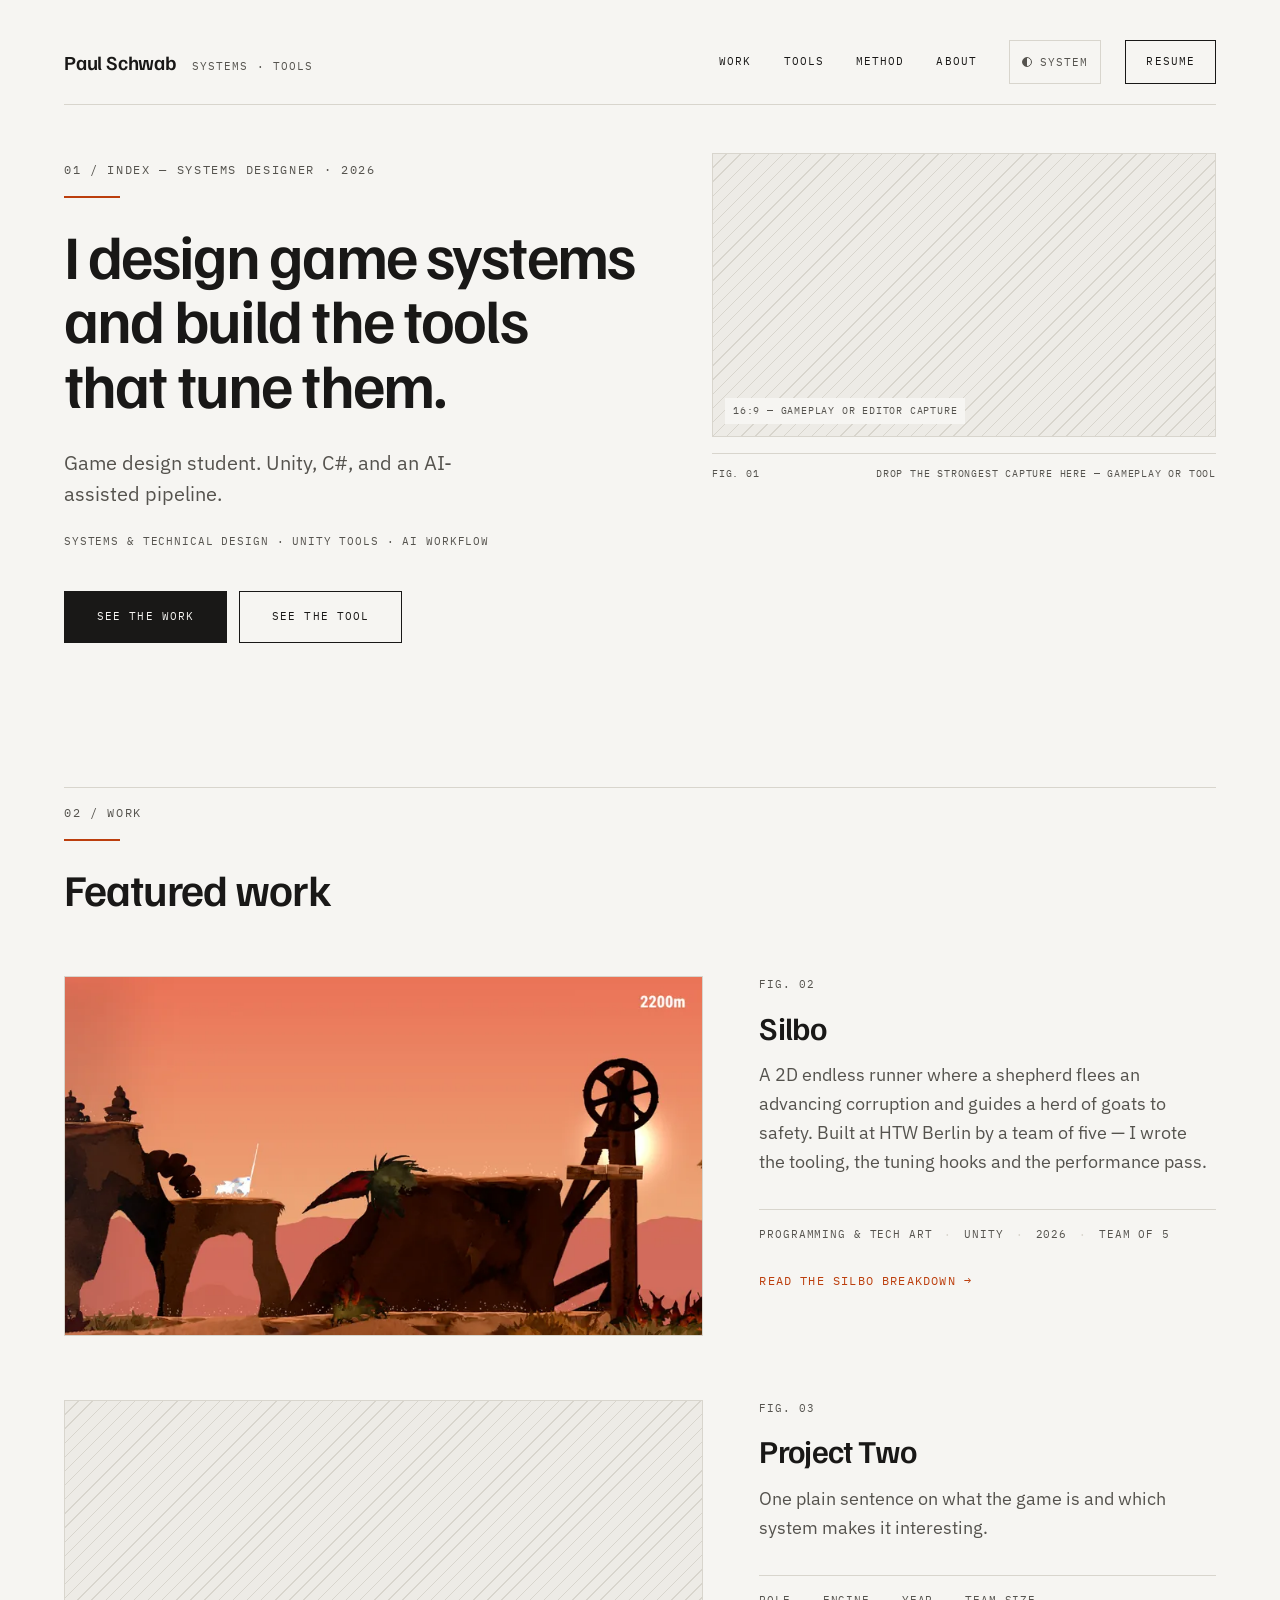
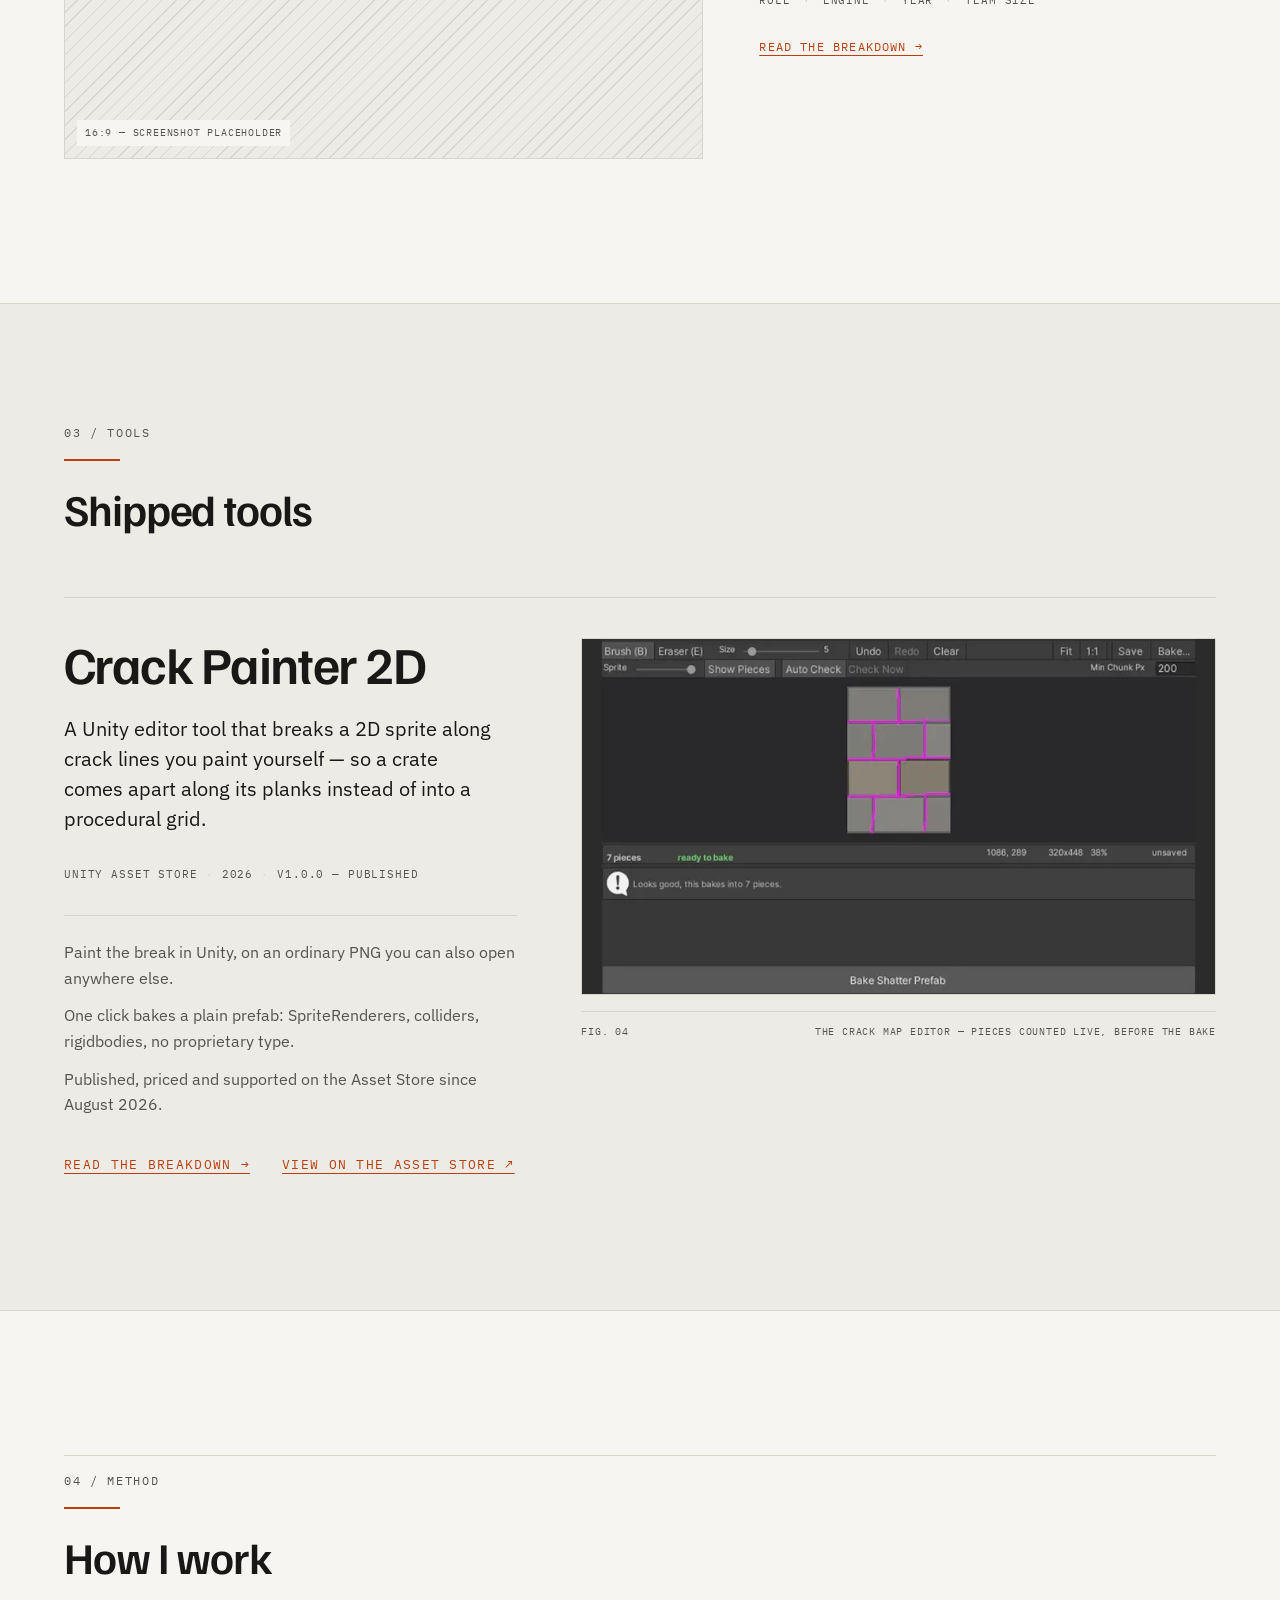
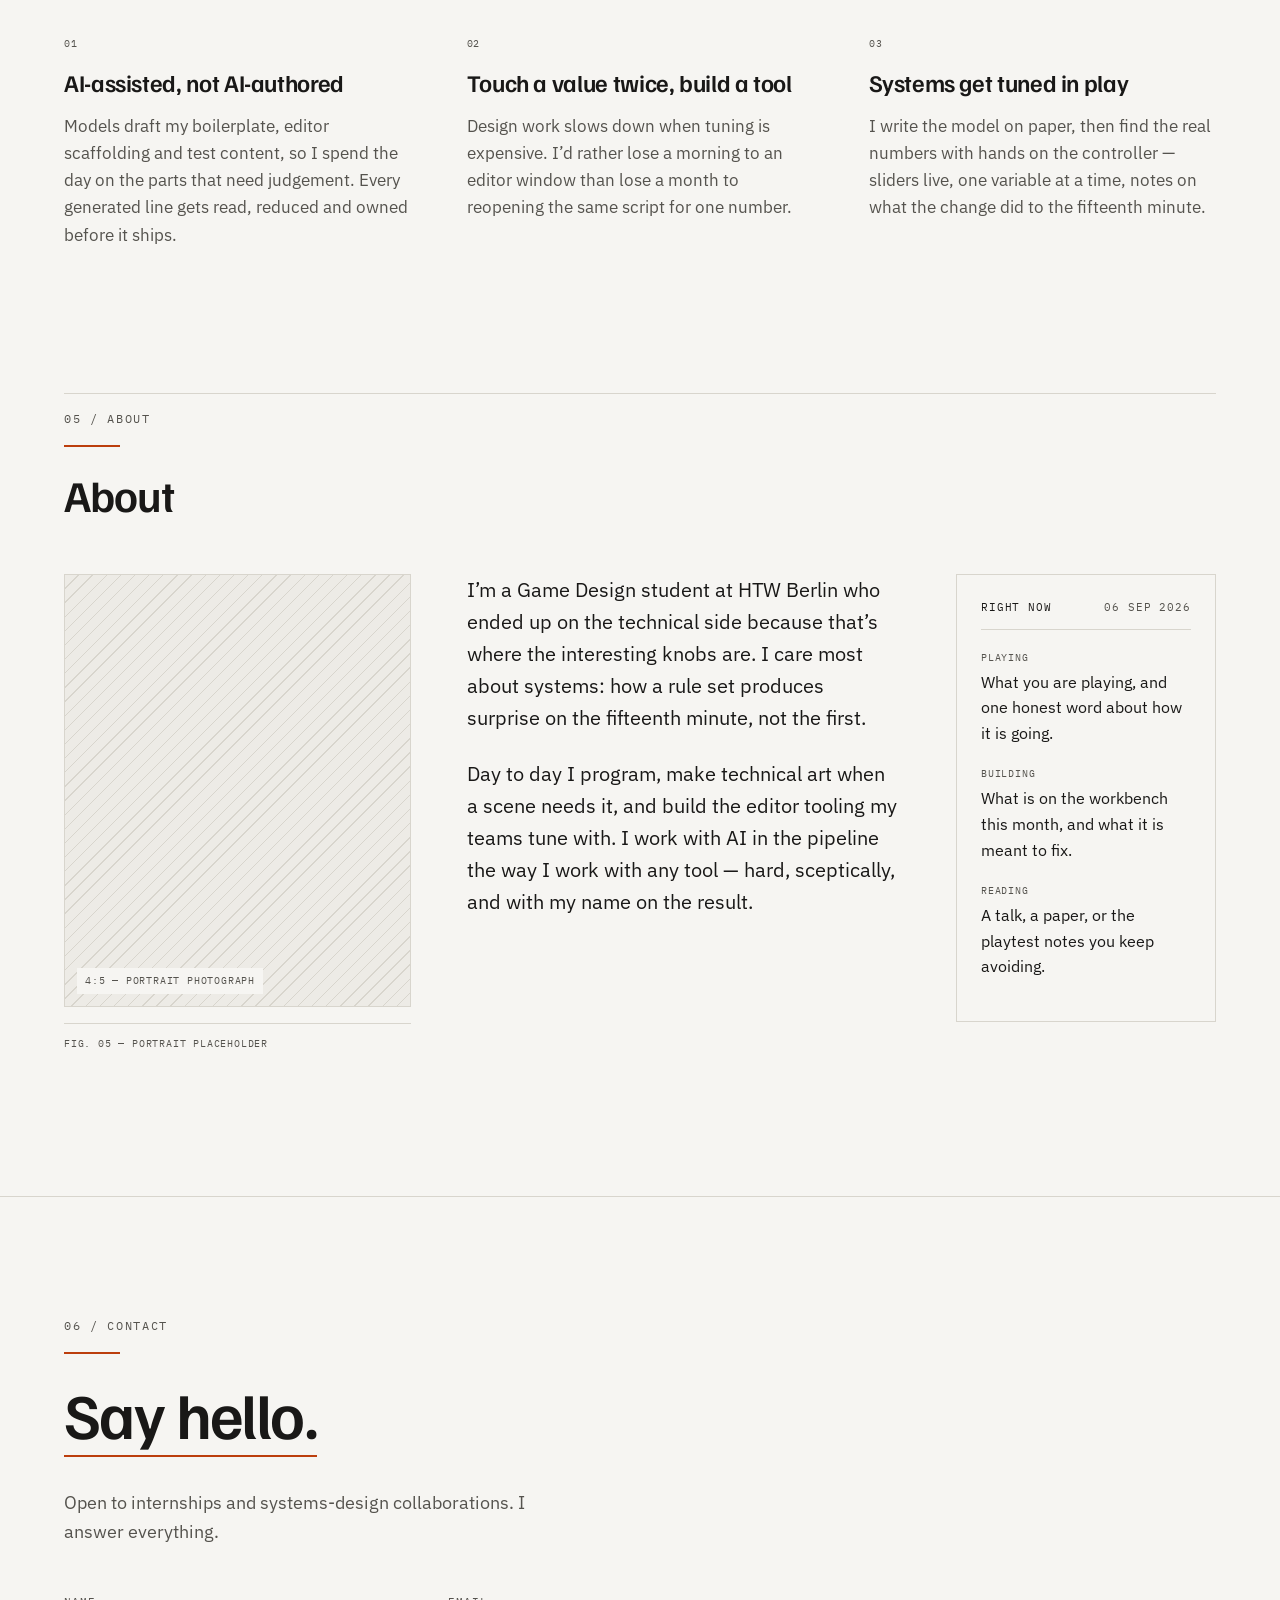
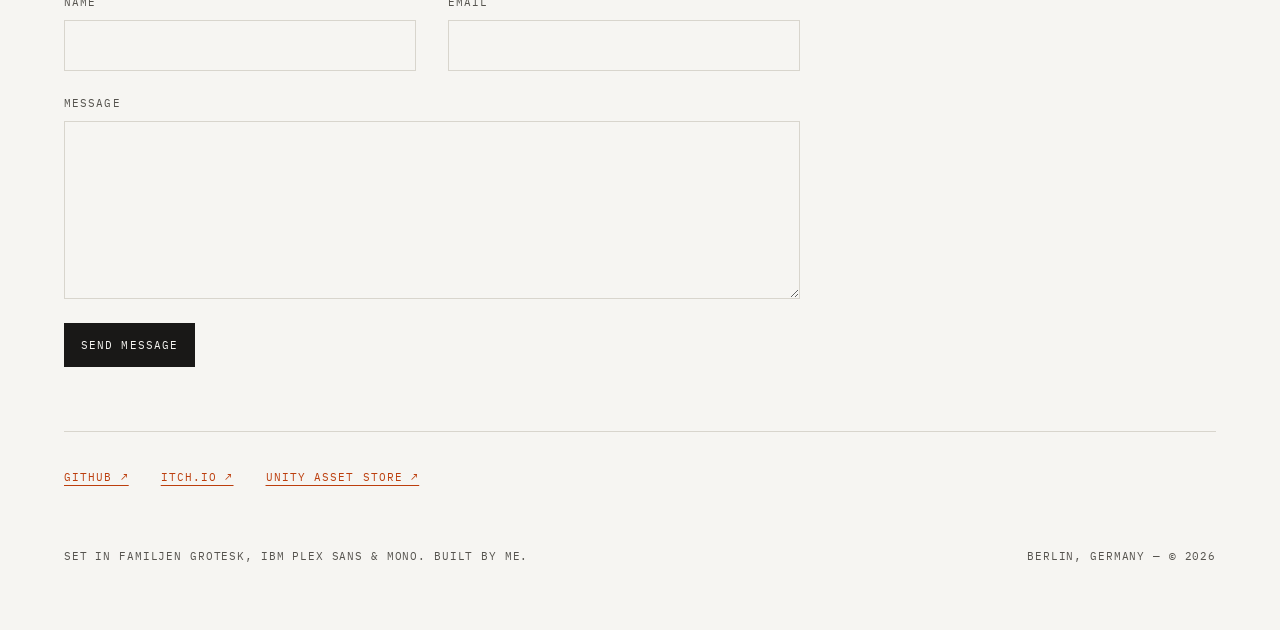
<file: index.html>
<!doctype html>
<html lang="en">
<head>
<meta charset="utf-8">
<meta name="viewport" content="width=device-width, initial-scale=1">

<!-- TODO: swap the remaining placeholders — project two, media, resume.
     Running list: planning/incomplete.md -->
<title>Paul Schwab — game systems and the tools that tune them</title>
<meta name="description" content="Portfolio of a game design student working in systems and technical design: Unity, C#, editor tooling, and an AI-assisted pipeline.">
<meta name="theme-color" content="#f6f5f2" media="(prefers-color-scheme: light)">
<meta name="theme-color" content="#131312" media="(prefers-color-scheme: dark)">

<meta property="og:type" content="website">
<meta property="og:title" content="Paul Schwab — game systems and the tools that tune them">
<meta property="og:description" content="Portfolio of a game design student working in systems and technical design: Unity, C#, editor tooling, and an AI-assisted pipeline.">

<link rel="icon" href="data:image/svg+xml,%3Csvg%20xmlns='http://www.w3.org/2000/svg'%20viewBox='0%200%2032%2032'%3E%3Crect%20width='32'%20height='32'%20fill='%23191817'/%3E%3Crect%20x='6'%20y='21'%20width='20'%20height='3'%20fill='%23bc3e0d'/%3E%3C/svg%3E">

<link rel="preconnect" href="https://fonts.googleapis.com">
<link rel="preconnect" href="https://fonts.gstatic.com" crossorigin>
<link rel="stylesheet" href="https://fonts.googleapis.com/css2?family=Familjen+Grotesk:wght@400;500;600&amp;family=IBM+Plex+Sans:wght@400;500&amp;family=IBM+Plex+Mono:wght@400;500&amp;display=swap">

<link rel="stylesheet" href="./assets/css/tokens.css">
<link rel="stylesheet" href="./assets/css/site.css">

<!-- Apply a saved theme choice before first paint, so a visitor who
     picked light on a dark system never sees a flash of the wrong one.
     Must stay inline and synchronous, and after the stylesheets. -->
<script>
  (function () {
    try {
      var t = localStorage.getItem("theme");
      if (t === "light" || t === "dark") {
        document.documentElement.setAttribute("data-theme", t);
      }
    } catch (e) {
      /* private mode or storage blocked — fall back to the system theme */
    }
  })();
</script>
</head>
<body>

<a class="skip-link" href="#main">Skip to content</a>

<header class="site-header">
  <div class="wrap">
    <div class="site-header__bar">
      <a class="brand" href="#top">
        <span class="brand__name">Paul Schwab</span>
        <span class="brand__role">Systems &middot; Tools</span>
      </a>

      <!-- Mobile only: the artboard puts Resume up here, beside the wordmark. -->
      <!-- TODO: point at /resume.pdf once there is one. -->
      <a class="btn btn--outline" href="#contact">Resume</a>

      <nav class="nav" aria-label="Sections">
        <a class="nav__link" href="#work">Work</a>
        <a class="nav__link" href="#tools">Tools</a>
        <a class="nav__link" href="#method">Method</a>
        <a class="nav__link" href="#about">About</a>

        <!-- Revealed by theme.js; stays hidden without scripting. -->
        <button class="theme-toggle" type="button" id="theme-toggle" hidden>
          <span class="theme-toggle__dot" aria-hidden="true"></span>
          <span class="theme-toggle__label">System</span>
        </button>

        <!-- Desktop only: the artboard moves Resume to the end of the nav. -->
        <a class="btn btn--outline nav__resume" href="#contact">Resume</a>
      </nav>
    </div>
  </div>
</header>

<main id="main">

  <!-- 01 / Index ------------------------------------------------- -->
  <section class="hero" id="top">
    <div class="wrap">
      <div class="hero__grid">
        <div class="hero__body">
          <p class="eyebrow">01 / Index — Systems designer &middot; 2026</p>
          <div class="rule"></div>
          <h1 class="hero__title">I design game systems and build the tools that tune them.</h1>
          <p class="hero__lead">Game design student. Unity, C#, and an AI-assisted pipeline.</p>
          <p class="hero__tags meta">Systems &amp; technical design &middot; Unity tools &middot; AI workflow</p>
          <div class="hero__ctas">
            <a class="btn btn--solid" href="#work">See the work</a>
            <a class="btn btn--outline" href="#tools">See the tool</a>
          </div>
        </div>

        <figure class="figure hero__figure">
          <div class="ph"><span class="ph__label">16:9 — gameplay or editor capture</span></div>
          <figcaption class="figure__caption">
            <span>Fig. 01</span>
            <span>Drop the strongest capture here — gameplay or tool</span>
          </figcaption>
        </figure>
      </div>
    </div>
  </section>

  <!-- 02 / Work -------------------------------------------------- -->
  <section class="section work" id="work">
    <div class="wrap">
      <div class="section__head">
        <p class="eyebrow">02 / Work</p>
        <div class="rule"></div>
        <h2 class="section__title">Featured work</h2>
      </div>

      <!-- Each <article class="project"> is one component. Add rows to
           grow this section; never leave a hole in a grid. -->
      <div class="project-list">

        <!-- The link lives on the title and stretches over the whole card,
             so image, text and label are all one target — one link in the
             accessibility tree, and a card-sized tap target on a phone.
             A card with no destination simply has no <a> in its title, and
             then none of the door behaviour applies to it. -->
        <article class="project">
          <div class="project__media">
            <img src="./assets/img/silbo/hero-800.webp"
                 srcset="./assets/img/silbo/hero-800.webp 800w, ./assets/img/silbo/hero.webp 1600w"
                 sizes="(min-width: 900px) 720px, 100vw" width="1600" height="900" loading="lazy" decoding="async"
                 alt="Silbo: a white shepherd with a staff stands on a rock pillar against an orange dusk sky.">
          </div>
          <div class="project__body">
            <p class="project__fig-no meta">Fig. 02</p>
            <h3 class="project__title">
              <a href="./work/silbo/">Silbo<span class="sr-only"> — read the breakdown</span></a>
            </h3>
            <p class="project__desc">A 2D endless runner where a shepherd flees an advancing corruption and guides a herd of goats to safety. Built at HTW Berlin by a team of five — I wrote the tooling, the tuning hooks and the performance pass.</p>
            <div class="meta-row">
              <span>Programming &amp; tech art</span><span class="meta-row__sep">&middot;</span>
              <span>Unity</span><span class="meta-row__sep">&middot;</span>
              <span>2026</span><span class="meta-row__sep">&middot;</span>
              <span>Team of 5</span>
            </div>
            <!-- Decorative: the title above is already the link, and the
                 arrow is → because this goes to another page on the site. -->
            <p class="link-out project__cta" aria-hidden="true">Read the Silbo breakdown →</p>
          </div>
        </article>

        <article class="project">
          <div class="project__media">
            <div class="ph"><span class="ph__label">16:9 — screenshot placeholder</span></div>
          </div>
          <div class="project__body">
            <p class="project__fig-no meta">Fig. 03</p>
            <h3 class="project__title">Project Two</h3>
            <p class="project__desc">One plain sentence on what the game is and which system makes it interesting.</p>
            <div class="meta-row">
              <span>Role</span><span class="meta-row__sep">&middot;</span>
              <span>Engine</span><span class="meta-row__sep">&middot;</span>
              <span>Year</span><span class="meta-row__sep">&middot;</span>
              <span>Team size</span>
            </div>
            <!-- TODO: when this becomes a real project, move the link onto
                 the title the way the Silbo card does it — that is what makes
                 the whole card clickable. -->
            <a class="link-out" href="#">Read the breakdown →</a>
          </div>
        </article>

      </div>
    </div>
  </section>

  <!-- 03 / Tools ------------------------------------------------- -->
  <section class="band" id="tools">
    <div class="wrap">
      <div class="section__head">
        <p class="eyebrow">03 / Tools</p>
        <div class="rule"></div>
        <h2 class="section__title">Shipped tools</h2>
      </div>

      <!-- Unlike a project card, this one is not a single door: it has two
           real destinations, the breakdown and the listing. Two named links
           beat one card-sized overlay that has to swallow whichever loses. -->
      <article class="tool">
        <h3 class="tool__name"><a href="./tools/crack-painter-2d/">Crack Painter 2D</a></h3>
        <p class="tool__pitch">A Unity editor tool that breaks a 2D sprite along crack lines you paint yourself &mdash; so a crate comes apart along its planks instead of into a procedural grid.</p>
        <div class="tool__meta meta-row">
          <span>Unity Asset Store</span><span class="meta-row__sep">&middot;</span>
          <span>2026</span><span class="meta-row__sep">&middot;</span>
          <span>v1.0.0 &mdash; published</span>
        </div>

        <figure class="figure tool__figure">
          <a href="./tools/crack-painter-2d/" aria-label="Explore Crack Painter 2D">
            <img src="./assets/img/crack-painter/baker-800.webp"
                 srcset="./assets/img/crack-painter/baker-800.webp 800w, ./assets/img/crack-painter/baker.webp 1280w"
                 sizes="(min-width: 900px) 700px, 100vw" width="1280" height="720" loading="lazy" decoding="async"
                 alt="The Crack Painter 2D window in Unity: a stone wall sprite with magenta crack lines painted between the blocks, and a status bar reading “7 pieces — ready to bake”.">
          </a>
          <figcaption class="figure__caption">
            <span>Fig. 04</span>
            <span>The crack map editor &mdash; pieces counted live, before the bake</span>
          </figcaption>
        </figure>

        <ul class="tool__points">
          <li>Paint the break in Unity, on an ordinary PNG you can also open anywhere else.</li>
          <li>One click bakes a plain prefab: SpriteRenderers, colliders, rigidbodies, no proprietary type.</li>
          <li>Published, priced and supported on the Asset Store since August 2026.</li>
        </ul>

        <p class="tool__links">
          <a class="link-out" href="./tools/crack-painter-2d/">Read the breakdown &rarr;</a>
          <a class="link-out" href="https://assetstore.unity.com/packages/tools/sprite-management/crack-painter-2d-sprite-shatter-break-tool-395136" target="_blank" rel="noopener">View on the Asset Store &nearr;</a>
        </p>
      </article>
    </div>
  </section>

  <!-- 04 / Method ------------------------------------------------ -->
  <section class="section" id="method">
    <div class="wrap">
      <div class="section__head">
        <p class="eyebrow">04 / Method</p>
        <div class="rule"></div>
        <h2 class="section__title">How I work</h2>
      </div>

      <div class="method-grid">
        <div class="method__item">
          <p class="method__no">01</p>
          <h3 class="method__title">AI-assisted, not AI-authored</h3>
          <p class="method__text">Models draft my boilerplate, editor scaffolding and test content, so I spend the day on the parts that need judgement. Every generated line gets read, reduced and owned before it ships.</p>
        </div>
        <div class="method__item">
          <p class="method__no">02</p>
          <h3 class="method__title">Touch a value twice, build a tool</h3>
          <p class="method__text">Design work slows down when tuning is expensive. I&rsquo;d rather lose a morning to an editor window than lose a month to reopening the same script for one number.</p>
        </div>
        <div class="method__item">
          <p class="method__no">03</p>
          <h3 class="method__title">Systems get tuned in play</h3>
          <p class="method__text">I write the model on paper, then find the real numbers with hands on the controller — sliders live, one variable at a time, notes on what the change did to the fifteenth minute.</p>
        </div>
      </div>
    </div>
  </section>

  <!-- 05 / About ------------------------------------------------- -->
  <section class="section about" id="about">
    <div class="wrap">
      <div class="section__head">
        <p class="eyebrow">05 / About</p>
        <div class="rule"></div>
        <h2 class="section__title">About</h2>
      </div>

      <div class="about-grid">
        <figure class="figure">
          <div class="ph ph--portrait"><span class="ph__label">4:5 — portrait photograph</span></div>
          <figcaption class="figure__caption"><span>Fig. 05 — portrait placeholder</span></figcaption>
        </figure>

        <div class="about__prose">
          <p>I&rsquo;m a Game Design student at HTW Berlin who ended up on the technical side because that&rsquo;s where the interesting knobs are. I care most about systems: how a rule set produces surprise on the fifteenth minute, not the first.</p>
          <p>Day to day I program, make technical art when a scene needs it, and build the editor tooling my teams tune with. I work with AI in the pipeline the way I work with any tool — hard, sceptically, and with my name on the result.</p>
        </div>

        <aside class="now">
          <div class="now__head meta">
            <strong>Right now</strong>
            <time datetime="2026-09-06">06 Sep 2026</time>
          </div>
          <dl class="now__list">
            <div>
              <dt class="now__label">Playing</dt>
              <dd>What you are playing, and one honest word about how it is going.</dd>
            </div>
            <div>
              <dt class="now__label">Building</dt>
              <dd>What is on the workbench this month, and what it is meant to fix.</dd>
            </div>
            <div>
              <dt class="now__label">Reading</dt>
              <dd>A talk, a paper, or the playtest notes you keep avoiding.</dd>
            </div>
          </dl>
        </aside>
      </div>
    </div>
  </section>

</main>

<!-- 06 / Contact ------------------------------------------------- -->
<footer class="contact" id="contact">
  <div class="wrap">
    <p class="eyebrow">06 / Contact</p>
    <div class="rule"></div>

    <h2 class="contact__title">Say hello.</h2>
    <p class="contact__note">Open to internships and systems-design collaborations. I answer everything.</p>

    <!-- The address is deliberately absent from the markup: a mailto: in a
         public repo gets scraped within days. Formspree takes the POST and
         forwards it to the inbox, so the page never carries the address.
         The form id below is public by design and reveals nothing. -->
    <form class="contact-form" action="https://formspree.io/f/mqpkyrlr" method="post">
      <div class="field">
        <label class="field__label" for="cf-name">Name</label>
        <input class="field__input" id="cf-name" name="name" type="text" autocomplete="name" required>
      </div>

      <div class="field">
        <label class="field__label" for="cf-email">Email</label>
        <input class="field__input" id="cf-email" name="email" type="email" autocomplete="email" required>
      </div>

      <div class="field field--wide">
        <label class="field__label" for="cf-message">Message</label>
        <textarea class="field__input field__area" id="cf-message" name="message" rows="6" required></textarea>
      </div>

      <!-- Honeypot: off-screen for people, irresistible to bots. Formspree
           discards any submission that arrives with it filled in. -->
      <p class="field__trap" aria-hidden="true">
        <label for="cf-company">Company</label>
        <input id="cf-company" name="_gotcha" type="text" tabindex="-1" autocomplete="off">
      </p>

      <button class="btn btn--solid contact-form__send" type="submit">Send message</button>
    </form>

    <div class="contact__links">
      <a class="link-out" href="https://github.com/Ekasto" rel="me">GitHub ↗</a>
      <a class="link-out" href="https://ekasto.itch.io" rel="me">itch.io ↗</a>
      <!-- TODO (incomplete): LinkedIn profile — uncomment once the profile exists.
      <a class="link-out" href="#">LinkedIn ↗</a>
      -->
      <a class="link-out" href="https://assetstore.unity.com/publishers/152882" rel="me">Unity Asset Store ↗</a>
    </div>

    <div class="colophon meta">
      <span>Set in Familjen Grotesk, IBM Plex Sans &amp; Mono. Built by me.</span>
      <span>Berlin, Germany — &copy; 2026</span>
    </div>
  </div>
</footer>

<script src="./assets/js/theme.js" defer></script>
<!-- The home page shatters to reveal Crack Painter 2D when its project
     link is opened. The same links also work without the animation. -->
<script src="./assets/js/shatter.js" defer></script>
</body>
</html>
</file>
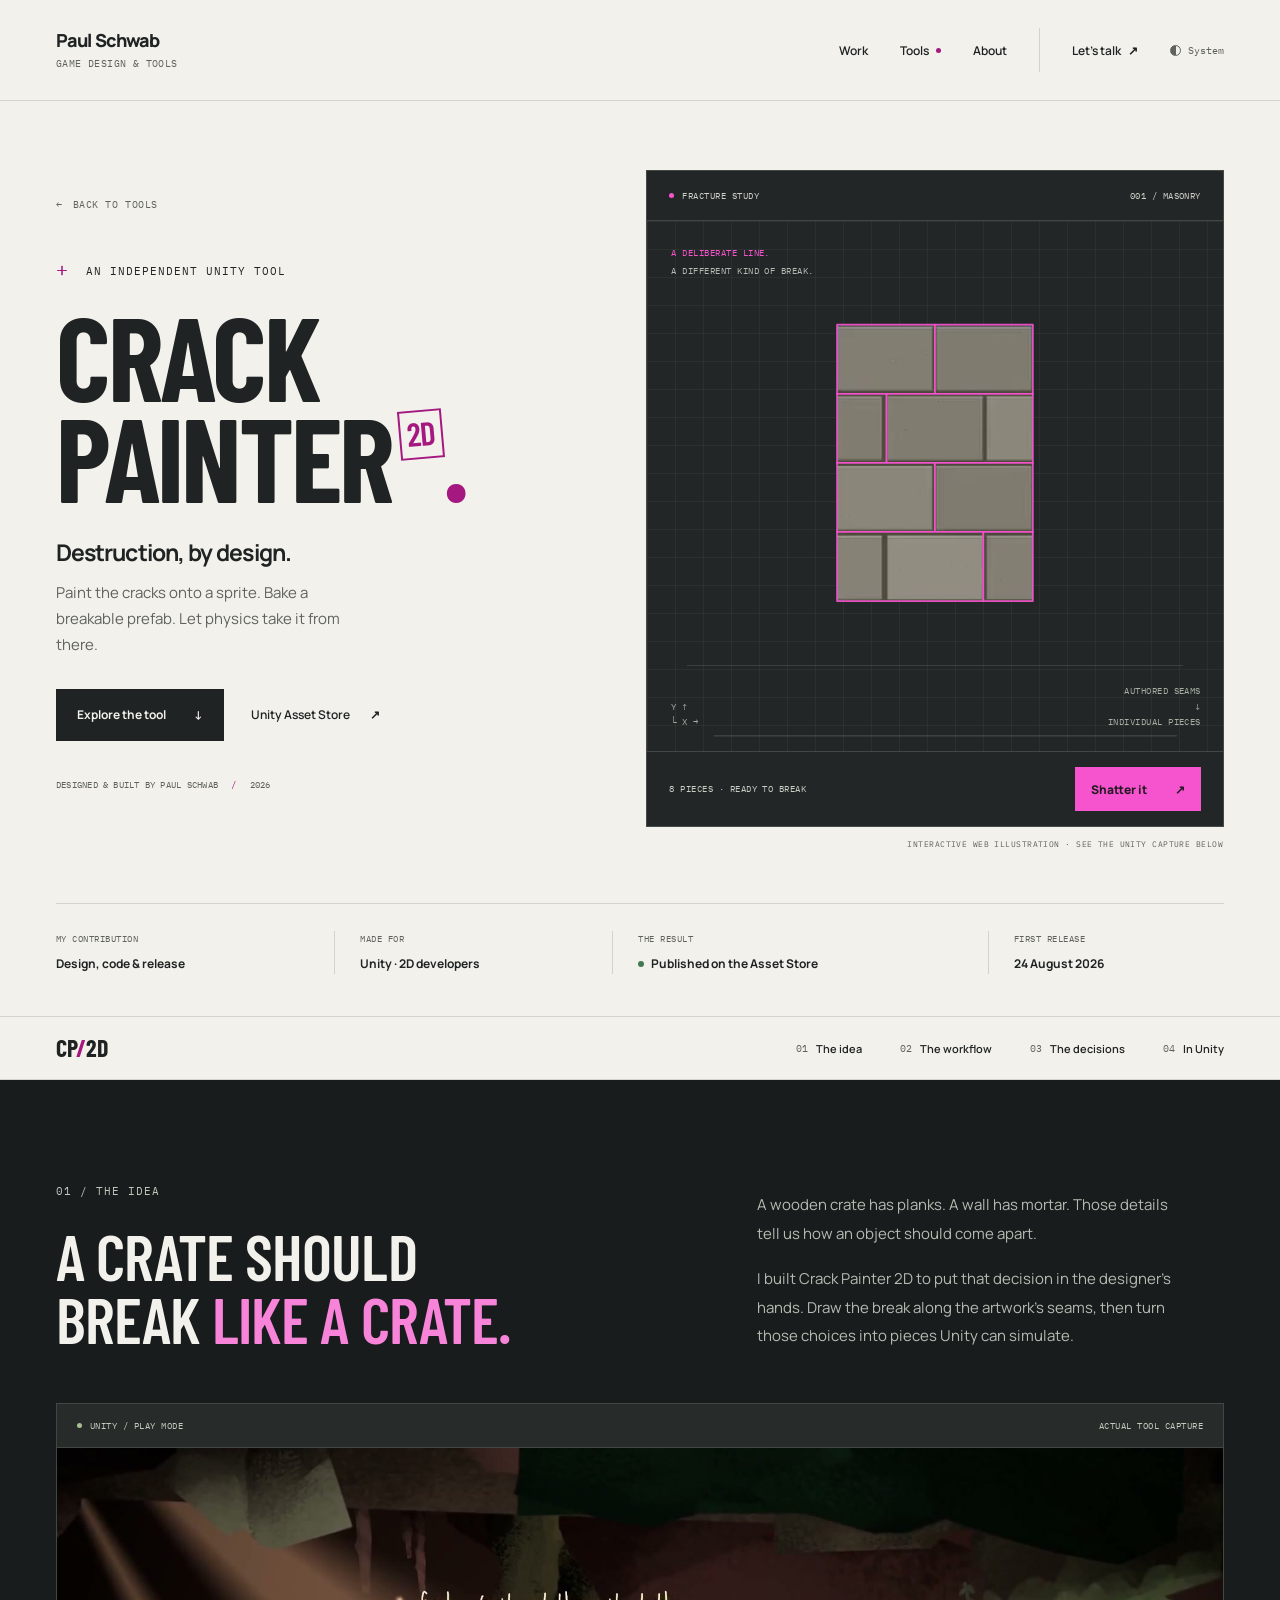
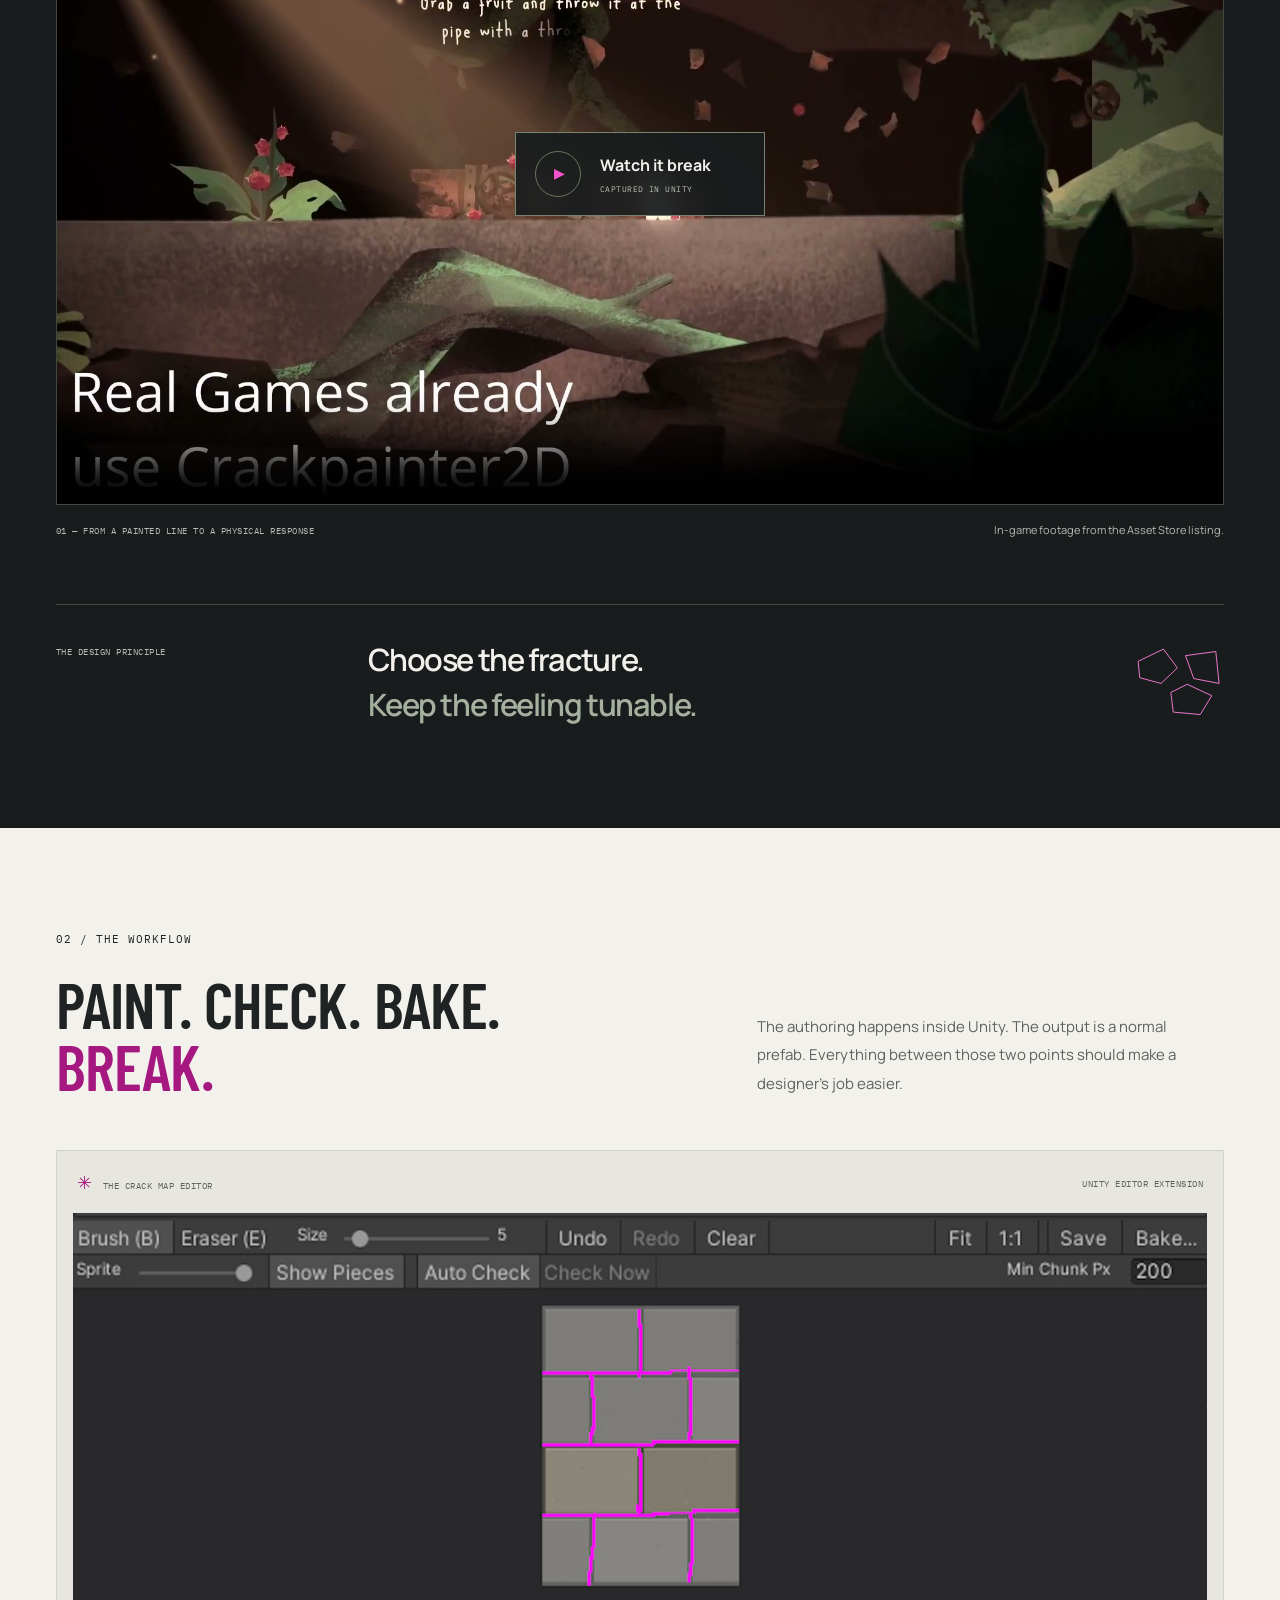
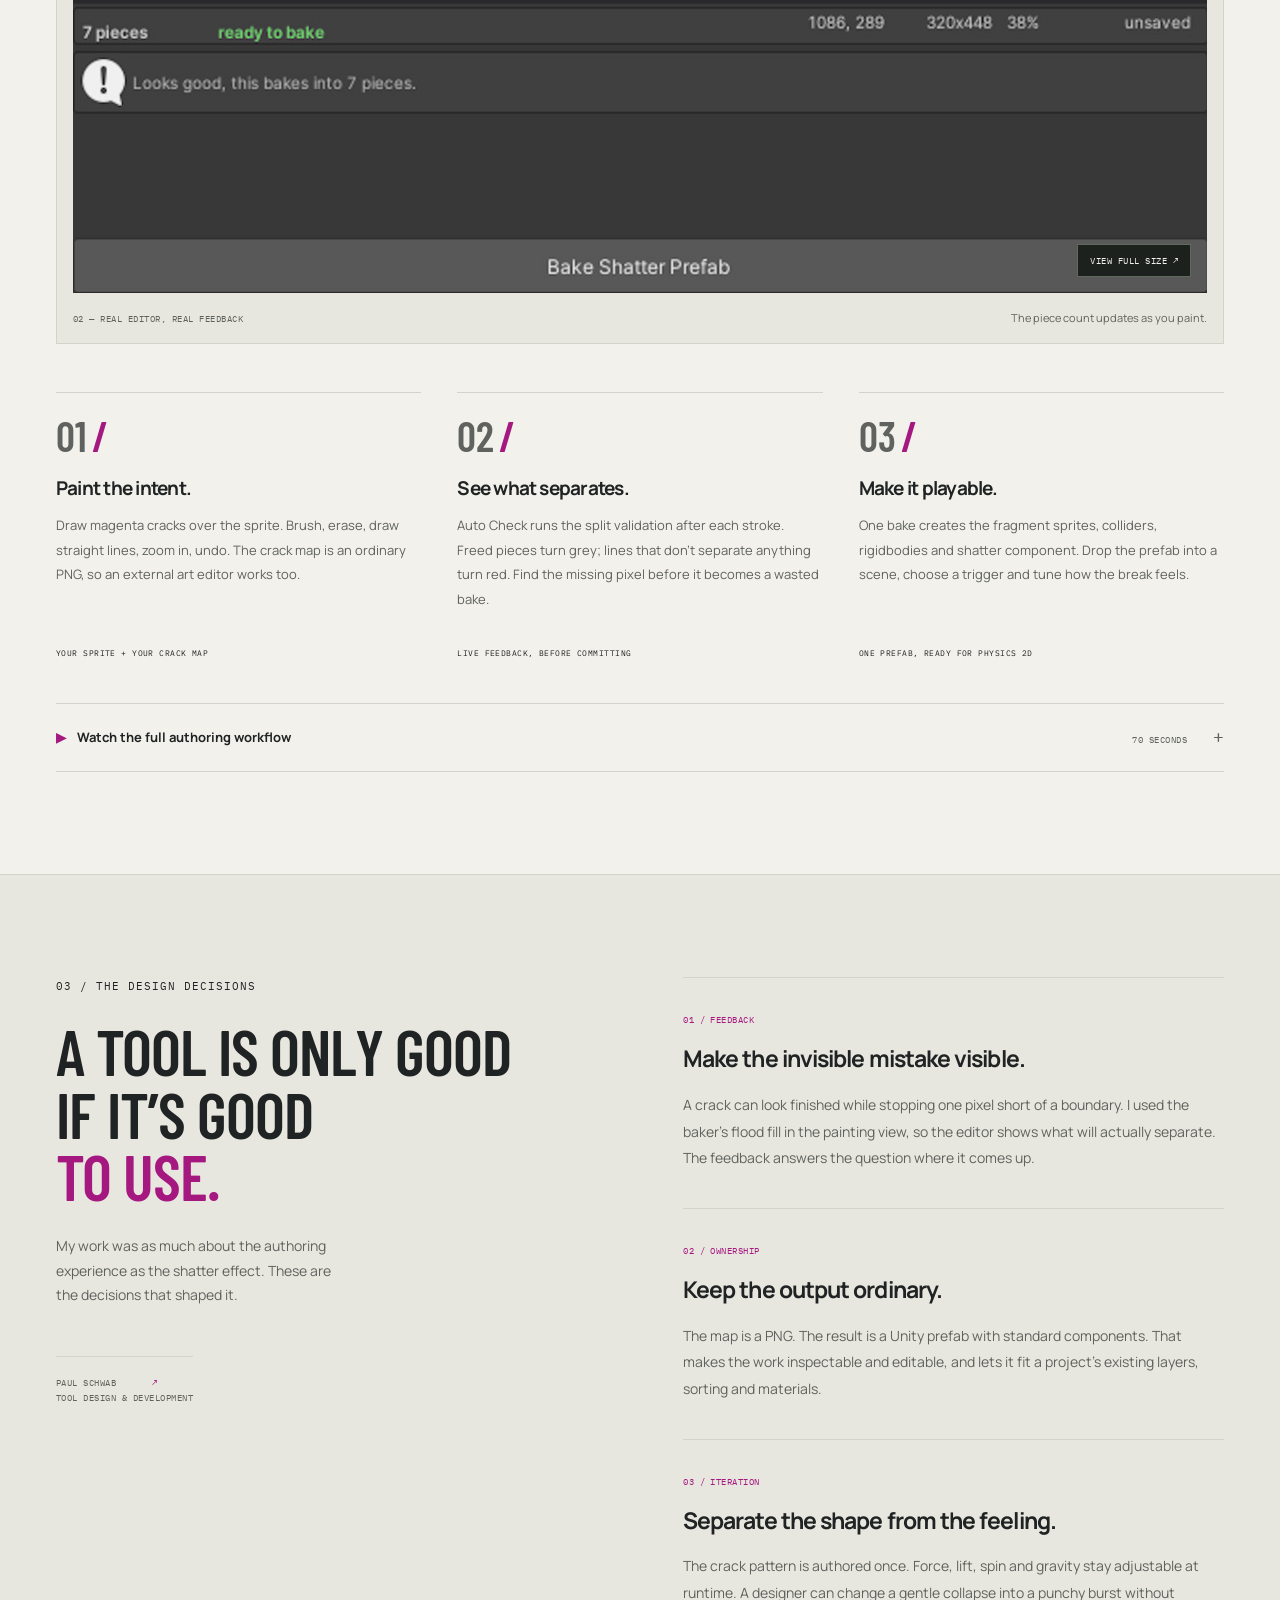
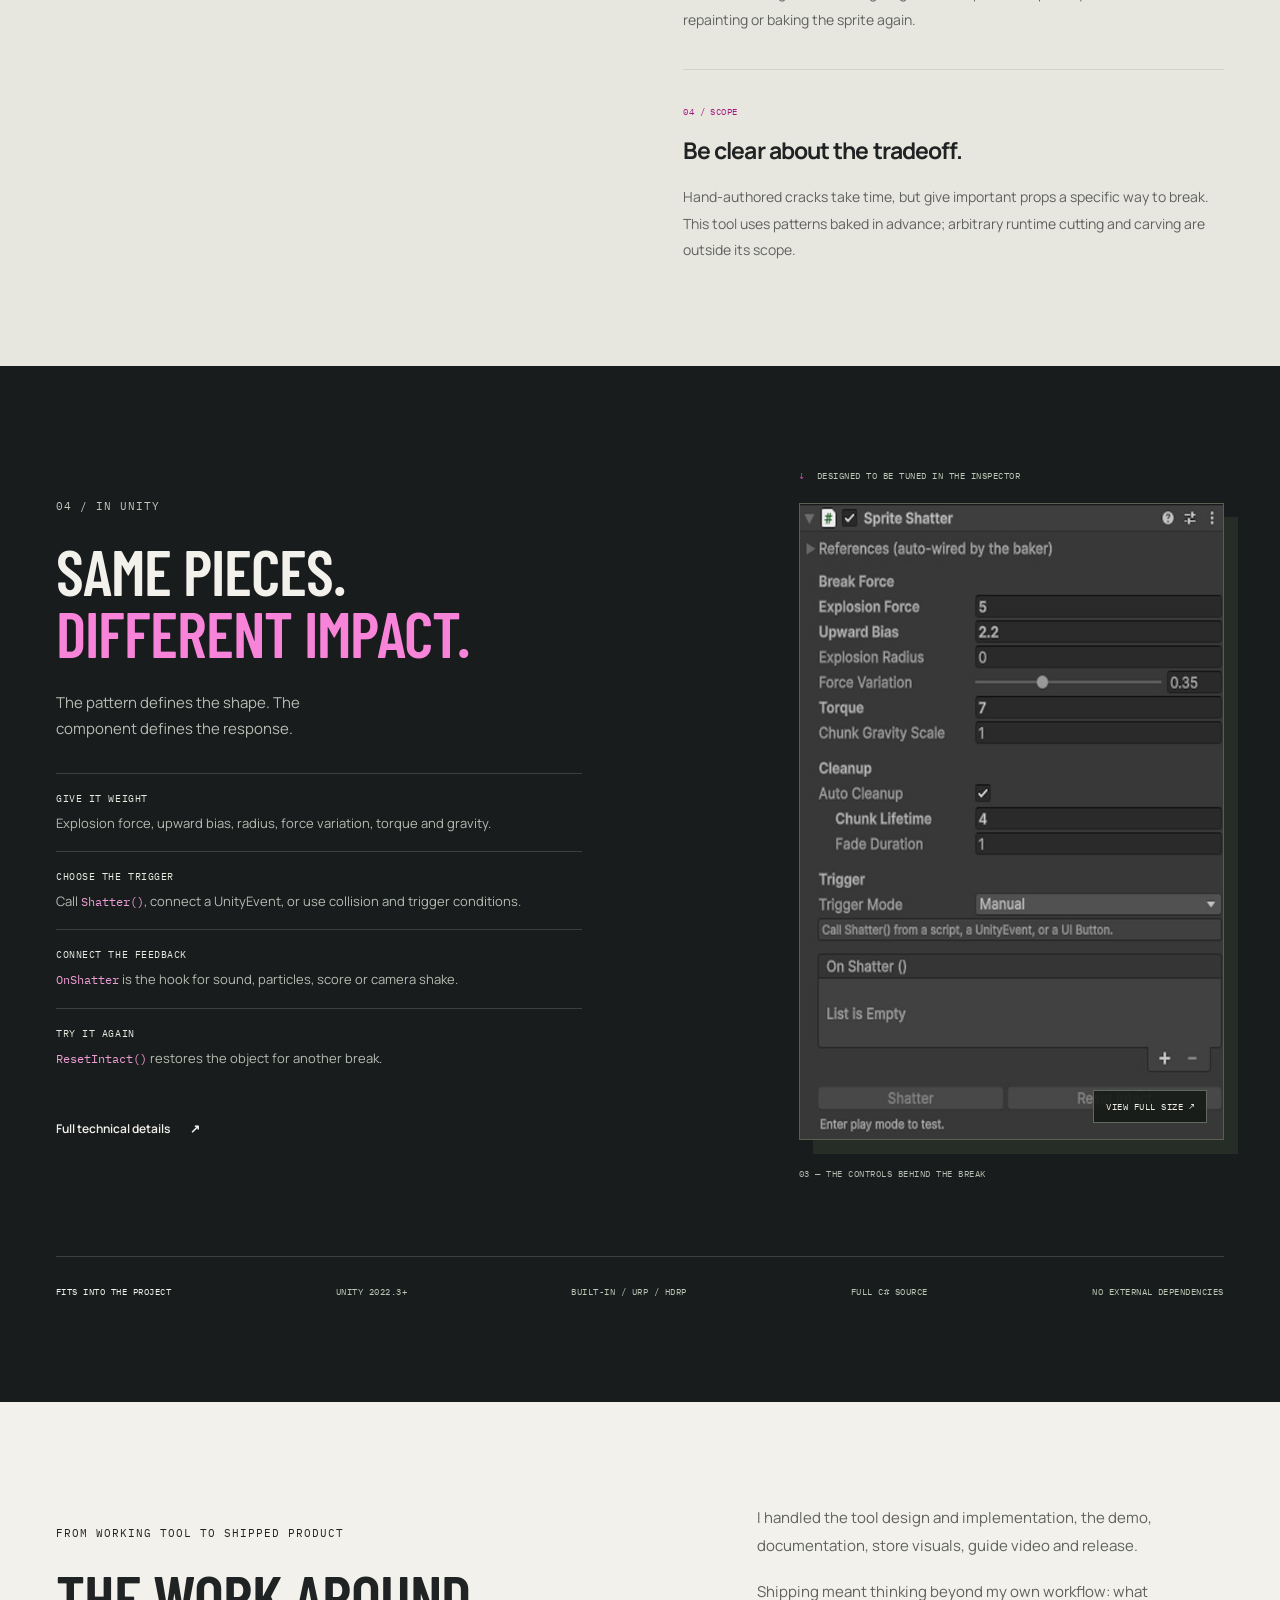
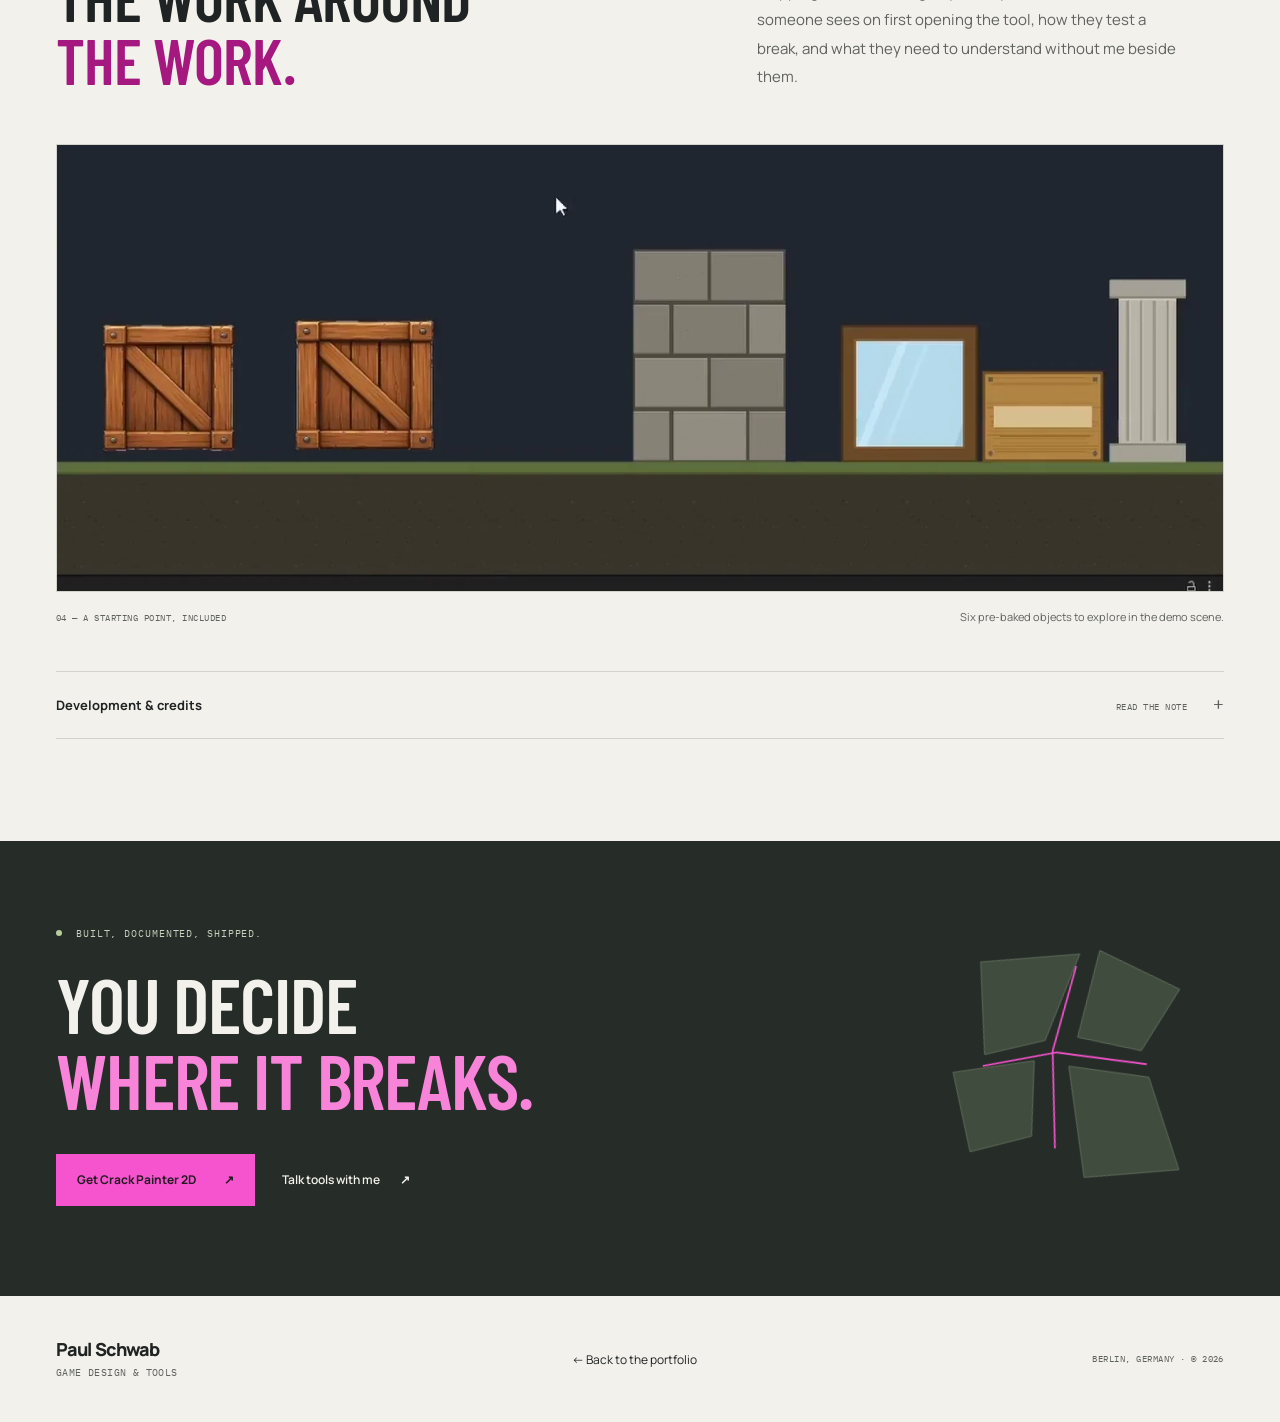
<file: tools/crack-painter-2d/index.html>
<!doctype html>
<html lang="en">
<head>
  <meta charset="utf-8">
  <meta name="viewport" content="width=device-width, initial-scale=1">
  <title>Crack Painter 2D — Destruction by design | Paul Schwab</title>
  <meta name="description" content="Paint the cracks. Make the break. A closer look at Crack Painter 2D, Paul Schwab’s Unity tool for hand-authored sprite destruction: the workflow, design decisions, and shipped result.">
  <meta name="theme-color" content="#f2f1eb" media="(prefers-color-scheme: light)">
  <meta name="theme-color" content="#191b1b" media="(prefers-color-scheme: dark)">
  <meta property="og:type" content="article">
  <meta property="og:title" content="Crack Painter 2D — Destruction by design">
  <meta property="og:description" content="A Unity tool that puts the break in the designer’s hands. Designed, built and shipped by Paul Schwab.">
  <meta property="og:image" content="../../assets/img/crack-painter/og.jpg">
  <link rel="icon" href="data:image/svg+xml,%3Csvg xmlns='http://www.w3.org/2000/svg' viewBox='0 0 32 32'%3E%3Crect width='32' height='32' rx='4' fill='%23191b1b'/%3E%3Cpath d='M20 2 12 13 21 19 11 30' fill='none' stroke='%23f653ce' stroke-width='3'/%3E%3C/svg%3E">
  <link rel="preconnect" href="https://fonts.googleapis.com">
  <link rel="preconnect" href="https://fonts.gstatic.com" crossorigin>
  <link rel="stylesheet" href="https://fonts.googleapis.com/css2?family=Barlow+Condensed:wght@600;700;800&amp;family=IBM+Plex+Mono:wght@400;500&amp;family=Manrope:wght@400;500;600;700;800&amp;display=swap">
  <link rel="stylesheet" href="../../assets/css/crack-painter.css">
  <script>
    (function () { try { var t = localStorage.getItem('theme'); if (t === 'light' || t === 'dark') document.documentElement.setAttribute('data-theme', t); } catch (e) {} })();
  </script>
</head>
<body class="cp-page">
  <a class="cp-skip" href="#main">Skip to content</a>
  <header class="cp-header">
    <div class="cp-wrap cp-header__inner">
      <a class="cp-brand" href="../../" aria-label="Paul Schwab, portfolio home">Paul Schwab<span>Game design &amp; tools</span></a>
      <nav class="cp-header__nav" aria-label="Portfolio">
        <a href="../../#work">Work</a><a href="../../#tools" aria-current="true">Tools<span class="cp-nav-dot" aria-hidden="true"></span></a><a href="../../#about">About</a>
        <a class="cp-contact-link" href="../../#contact">Let’s talk <span aria-hidden="true">↗</span></a>
        <button class="theme-toggle" id="theme-toggle" type="button" hidden><span class="theme-toggle__dot" aria-hidden="true"></span><span class="theme-toggle__label">System</span></button>
      </nav>
    </div>
  </header>
  <main id="main">
    <section class="cp-hero cp-wrap" aria-labelledby="project-title">
      <div class="cp-hero__copy">
        <a class="cp-back cp-mono" href="../../#tools"><span aria-hidden="true">←</span> Back to tools</a>
        <p class="cp-eyebrow"><span class="cp-cross" aria-hidden="true">+</span> An independent Unity tool</p>
        <h1 id="project-title">Crack<br>Painter<span class="cp-2d">2D</span><span class="cp-title-period">.</span></h1>
        <p class="cp-hero__statement">Destruction, by design.</p>
        <p class="cp-hero__description">Paint the cracks onto a sprite. Bake a breakable prefab. Let physics take it from there.</p>
        <div class="cp-actions"><a class="cp-button cp-button--ink" href="#workflow">Explore the tool <span aria-hidden="true">↓</span></a><a class="cp-text-link" href="https://assetstore.unity.com/packages/tools/sprite-management/crack-painter-2d-sprite-shatter-break-tool-395136" target="_blank" rel="noopener">Unity Asset Store <span aria-hidden="true">↗</span></a></div>
        <p class="cp-hero__credit cp-mono">Designed &amp; built by Paul Schwab <span aria-hidden="true">/</span> 2026</p>
      </div>
      <div class="cp-specimen">
        <div class="cp-specimen__top cp-mono"><span><i aria-hidden="true"></i> Fracture study</span><span>001 / Masonry</span></div>
        <div class="cp-specimen__stage" id="fracture-stage">
          <div class="cp-specimen__note cp-mono"><span class="cp-magenta">A deliberate line.</span><br>A different kind of break.</div>
          <button class="cp-fracture-art" id="fracture-art" type="button" aria-label="Shatter the wall sample" disabled>
            <svg viewBox="0 0 500 460" aria-hidden="true" focusable="false"><defs><clipPath id="fallback-wall"><rect x="165" y="100" width="170" height="241"/></clipPath></defs><image href="../../assets/img/crack-painter/plate.webp" x="-492.58" y="-19.56" width="1326.37" height="508.13" clip-path="url(#fallback-wall)"/><path d="M165 160H335M165 220H335M165 280H335M250 100V160M220 160V220M265 220V280M225 280V341" stroke="#f653ce" stroke-width="2" fill="none"/></svg>
          </button>
          <span class="cp-specimen__axis cp-mono" aria-hidden="true">Y ↑<br>└ X →</span>
          <span class="cp-specimen__hint cp-mono" aria-hidden="true">Authored seams<br>↓<br>Individual pieces</span>
        </div>
        <div class="cp-specimen__bottom"><p class="cp-mono" id="fracture-status" role="status" aria-live="polite">A hand-authored fracture pattern</p><button class="cp-break-button" id="fracture-toggle" type="button" hidden><span id="fracture-label">Shatter it</span><span aria-hidden="true">↗</span></button></div>
        <p class="cp-specimen__caption cp-mono">Interactive web illustration · See the Unity capture below</p>
      </div>
    </section>
    <div class="cp-facts cp-wrap"><dl><div><dt>My contribution</dt><dd>Design, code &amp; release</dd></div><div><dt>Made for</dt><dd>Unity · 2D developers</dd></div><div><dt>The result</dt><dd><span class="cp-live-dot" aria-hidden="true"></span>Published on the Asset Store</dd></div><div><dt>First release</dt><dd>24 August 2026</dd></div></dl></div>
    <nav class="cp-section-nav" aria-label="On this page"><div class="cp-wrap"><span class="cp-section-nav__name">CP<span class="cp-magenta">/</span>2D</span><a href="#idea">01 <span>The idea</span></a><a href="#workflow">02 <span>The workflow</span></a><a href="#decisions">03 <span>The decisions</span></a><a href="#runtime">04 <span>In Unity</span></a></div></nav>

    <section class="cp-dark cp-section cp-idea" id="idea" aria-labelledby="idea-title"><div class="cp-wrap">
      <div class="cp-section-heading"><div><p class="cp-eyebrow">01 / The idea</p><h2 id="idea-title">A crate should<br>break <em>like a crate.</em></h2></div><div class="cp-heading-prose"><p>A wooden crate has planks. A wall has mortar. Those details tell us how an object should come apart.</p><p>I built Crack Painter 2D to put that decision in the designer’s hands. Draw the break along the artwork’s seams, then turn those choices into pieces Unity can simulate.</p></div></div>
      <figure class="cp-demo"><div class="cp-demo__frame">
        <div class="cp-window-bar cp-mono"><span><i aria-hidden="true"></i> Unity / Play mode</span><span>Actual tool capture</span></div>
        <video id="demo-video" src="../../assets/images/crack-painter-2d/ingame-demo.mp4" poster="../../assets/images/crack-painter-2d/ingame-demo-poster.jpg" width="1920" height="1080" controls loop muted playsinline preload="none" aria-label="Crack Painter 2D in a game: a character breaks objects into physics-driven pieces."><a href="../../assets/images/crack-painter-2d/ingame-demo.mp4">Watch the in-game demo clip</a></video>
        <button class="cp-demo__play" id="demo-play" type="button" hidden><span class="cp-play-icon" aria-hidden="true">▶</span><span>Watch it break<span class="cp-mono">Captured in Unity</span></span></button>
      </div><figcaption><span class="cp-mono">01 — From a painted line to a physical response</span><span>In-game footage from the Asset Store listing.</span></figcaption></figure>
      <div class="cp-principle"><span class="cp-mono">The design principle</span><p>Choose the fracture.<br><span>Keep the feeling tunable.</span></p><svg viewBox="0 0 110 90" aria-hidden="true"><path d="M5 20 36 5 53 28 33 47 7 40ZM63 13 100 8 104 47 73 41ZM45 58 65 48 95 62 81 85 48 82Z"/></svg></div>
    </div></section>

    <section class="cp-section cp-workflow" id="workflow" aria-labelledby="workflow-title"><div class="cp-wrap">
      <div class="cp-section-heading"><div><p class="cp-eyebrow">02 / The workflow</p><h2 id="workflow-title">Paint. Check. Bake.<br><em>Break.</em></h2></div><p class="cp-heading-prose">The authoring happens inside Unity. The output is a normal prefab. Everything between those two points should make a designer’s job easier.</p></div>
      <figure class="cp-editor"><div class="cp-editor__bar cp-mono"><span><span class="cp-magenta" aria-hidden="true">✳</span> The crack map editor</span><span>Unity editor extension</span></div><button class="cp-enlarge" type="button" data-enlarge="../../assets/images/crack-painter-2d/baker.jpg" data-caption="The Crack Painter 2D editor: magenta lines define the pieces and the status bar validates the result before baking." aria-label="Enlarge the crack map editor screenshot" disabled><img src="../../assets/images/crack-painter-2d/baker.jpg" width="1200" height="720" loading="lazy" decoding="async" alt="Crack Painter’s editor showing a wall sprite with magenta cracks between the blocks, brush controls, and a live status reading 7 pieces — ready to bake."><span class="cp-enlarge__hint cp-mono" hidden>View full size ↗</span></button><figcaption><span class="cp-mono">02 — Real editor, real feedback</span><span>The piece count updates as you paint.</span></figcaption></figure>
      <ol class="cp-steps">
        <li><span class="cp-step-no">01<span aria-hidden="true">/</span></span><h3>Paint the intent.</h3><p>Draw magenta cracks over the sprite. Brush, erase, draw straight lines, zoom in, undo. The crack map is an ordinary PNG, so an external art editor works too.</p><span class="cp-step-tag cp-mono">Your sprite + your crack map</span></li>
        <li><span class="cp-step-no">02<span aria-hidden="true">/</span></span><h3>See what separates.</h3><p>Auto Check runs the split validation after each stroke. Freed pieces turn grey; lines that don’t separate anything turn red. Find the missing pixel before it becomes a wasted bake.</p><span class="cp-step-tag cp-mono">Live feedback, before committing</span></li>
        <li><span class="cp-step-no">03<span aria-hidden="true">/</span></span><h3>Make it playable.</h3><p>One bake creates the fragment sprites, colliders, rigidbodies and shatter component. Drop the prefab into a scene, choose a trigger and tune how the break feels.</p><span class="cp-step-tag cp-mono">One prefab, ready for Physics 2D</span></li>
      </ol>
      <details class="cp-guide"><summary><span><span class="cp-magenta" aria-hidden="true">▶</span> Watch the full authoring workflow</span><span class="cp-mono">70 seconds <span aria-hidden="true">+</span></span></summary><div><video src="../../assets/images/crack-painter-2d/workflow-demo.mp4" poster="../../assets/images/crack-painter-2d/workflow-demo-poster.jpg" width="1920" height="1080" controls playsinline preload="none" aria-label="Full Crack Painter 2D walkthrough showing crack painting, prefab baking and testing in Unity."><a href="../../assets/images/crack-painter-2d/workflow-demo.mp4">Watch the workflow video</a></video></div></details>
    </div></section>

    <section class="cp-section cp-decisions" id="decisions" aria-labelledby="decisions-title"><div class="cp-wrap cp-decisions__grid">
      <div class="cp-decisions__intro"><p class="cp-eyebrow">03 / The design decisions</p><h2 id="decisions-title">A tool is only good<br>if it’s good<br><em>to use.</em></h2><p>My work was as much about the authoring experience as the shatter effect. These are the decisions that shaped it.</p><span class="cp-author-mark cp-mono">Paul Schwab <span aria-hidden="true">↗</span><br>Tool design &amp; development</span></div>
      <div class="cp-decision-list">
        <article><span class="cp-mono cp-decision-no">01 / Feedback</span><h3>Make the invisible mistake visible.</h3><p>A crack can look finished while stopping one pixel short of a boundary. I used the baker’s flood fill in the painting view, so the editor shows what will actually separate. The feedback answers the question where it comes up.</p></article>
        <article><span class="cp-mono cp-decision-no">02 / Ownership</span><h3>Keep the output ordinary.</h3><p>The map is a PNG. The result is a Unity prefab with standard components. That makes the work inspectable and editable, and lets it fit a project’s existing layers, sorting and materials.</p></article>
        <article><span class="cp-mono cp-decision-no">03 / Iteration</span><h3>Separate the shape from the feeling.</h3><p>The crack pattern is authored once. Force, lift, spin and gravity stay adjustable at runtime. A designer can change a gentle collapse into a punchy burst without repainting or baking the sprite again.</p></article>
        <article><span class="cp-mono cp-decision-no">04 / Scope</span><h3>Be clear about the tradeoff.</h3><p>Hand-authored cracks take time, but give important props a specific way to break. This tool uses patterns baked in advance; arbitrary runtime cutting and carving are outside its scope.</p></article>
      </div>
    </div></section>

    <section class="cp-dark cp-section cp-runtime" id="runtime" aria-labelledby="runtime-title"><div class="cp-wrap">
      <div class="cp-runtime__grid"><div class="cp-runtime__copy"><p class="cp-eyebrow">04 / In Unity</p><h2 id="runtime-title">Same pieces.<br><em>Different impact.</em></h2><p class="cp-runtime__lead">The pattern defines the shape. The component defines the response.</p>
        <dl class="cp-runtime-specs"><div><dt>Give it weight</dt><dd>Explosion force, upward bias, radius, force variation, torque and gravity.</dd></div><div><dt>Choose the trigger</dt><dd>Call <code>Shatter()</code>, connect a UnityEvent, or use collision and trigger conditions.</dd></div><div><dt>Connect the feedback</dt><dd><code>OnShatter</code> is the hook for sound, particles, score or camera shake.</dd></div><div><dt>Try it again</dt><dd><code>ResetIntact()</code> restores the object for another break.</dd></div></dl>
        <a class="cp-text-link" href="https://assetstore.unity.com/packages/tools/sprite-management/crack-painter-2d-sprite-shatter-break-tool-395136" target="_blank" rel="noopener">Full technical details <span aria-hidden="true">↗</span></a>
      </div><figure class="cp-inspector"><div class="cp-inspector__label cp-mono"><span aria-hidden="true">↓</span> Designed to be tuned in the Inspector</div><button class="cp-enlarge" type="button" data-enlarge="../../assets/images/crack-painter-2d/inspector.jpg" data-caption="The Sprite Shatter component exposes break force, cleanup, triggers and events in Unity’s Inspector." aria-label="Enlarge the Sprite Shatter Inspector screenshot" disabled><img src="../../assets/images/crack-painter-2d/inspector.jpg" width="533" height="800" loading="lazy" decoding="async" alt="Unity’s Sprite Shatter Inspector with force, upward bias, torque, gravity, cleanup and trigger settings, plus Shatter and Reset Intact buttons."><span class="cp-enlarge__hint cp-mono" hidden>View full size ↗</span></button><figcaption class="cp-mono">03 — The controls behind the break</figcaption></figure></div>
      <div class="cp-compatibility cp-mono"><span>Fits into the project</span><span>Unity 2022.3+</span><span>Built-in / URP / HDRP</span><span>Full C# source</span><span>No external dependencies</span></div>
    </div></section>

    <section class="cp-section cp-shipping" aria-labelledby="shipping-title"><div class="cp-wrap">
      <div class="cp-section-heading"><div><p class="cp-eyebrow">From working tool to shipped product</p><h2 id="shipping-title">The work around<br><em>the work.</em></h2></div><div class="cp-heading-prose"><p>I handled the tool design and implementation, the demo, documentation, store visuals, guide video and release.</p><p>Shipping meant thinking beyond my own workflow: what someone sees on first opening the tool, how they test a break, and what they need to understand without me beside them.</p></div></div>
      <figure class="cp-lineup"><img src="../../assets/img/crack-painter/plate.webp" srcset="../../assets/img/crack-painter/plate-1000.webp 1000w, ../../assets/img/crack-painter/plate.webp 1420w" sizes="(min-width: 1300px) 1152px, 90vw" width="1420" height="544" loading="lazy" decoding="async" alt="Six example objects in the included Unity demo: two crates, a wall, a window, a sign and a stone pillar."><figcaption><span class="cp-mono">04 — A starting point, included</span><span>Six pre-baked objects to explore in the demo scene.</span></figcaption></figure>
      <details class="cp-build-note"><summary><span>Development &amp; credits</span><span class="cp-mono">Read the note <span aria-hidden="true">+</span></span></summary><div><p>I used AI assistance alongside hand-written code, with review, editing and testing before release. The illustrative demo art was generated with ChatGPT. Both uses are disclosed on the Asset Store listing.</p><p>The shipped tool runs offline in Unity using C# and Physics 2D. It does not require an AI service, API key or subscription.</p></div></details>
    </div></section>

    <section class="cp-outro"><div class="cp-wrap"><div><p class="cp-eyebrow"><span class="cp-live-dot" aria-hidden="true"></span> Built, documented, shipped.</p><h2>You decide<br><em>where it breaks.</em></h2><div class="cp-actions"><a class="cp-button cp-button--pink" href="https://assetstore.unity.com/packages/tools/sprite-management/crack-painter-2d-sprite-shatter-break-tool-395136" target="_blank" rel="noopener">Get Crack Painter 2D <span aria-hidden="true">↗</span></a><a class="cp-text-link" href="../../#contact">Talk tools with me <span aria-hidden="true">↗</span></a></div></div><svg class="cp-outro__shards" viewBox="0 0 360 320" aria-hidden="true"><path d="M50 55 166 27 141 136 72 164ZM189 19 291 50 257 130 179 126ZM38 191 132 162 143 252 73 282ZM174 162 271 160 324 264 213 291Z"/><path class="cp-outro__crack" d="M164 42 152 147 173 262M72 178 157 148 266 145"/></svg></div></section>
  </main>
  <footer class="cp-footer cp-wrap"><a class="cp-brand" href="../../">Paul Schwab<span>Game design &amp; tools</span></a><a href="../../#tools">← Back to the portfolio</a><span class="cp-mono">Berlin, Germany · © 2026</span></footer>
  <dialog class="cp-dialog" id="image-dialog" aria-labelledby="dialog-caption"><button id="dialog-close" type="button" aria-label="Close full-size screenshot">Close <span aria-hidden="true">×</span></button><img id="dialog-image" alt=""><p id="dialog-caption"></p></dialog>
  <script src="../../assets/js/theme.js" defer></script>
  <script src="../../assets/js/crack-painter.js" defer></script>
</body>
</html>
</file>
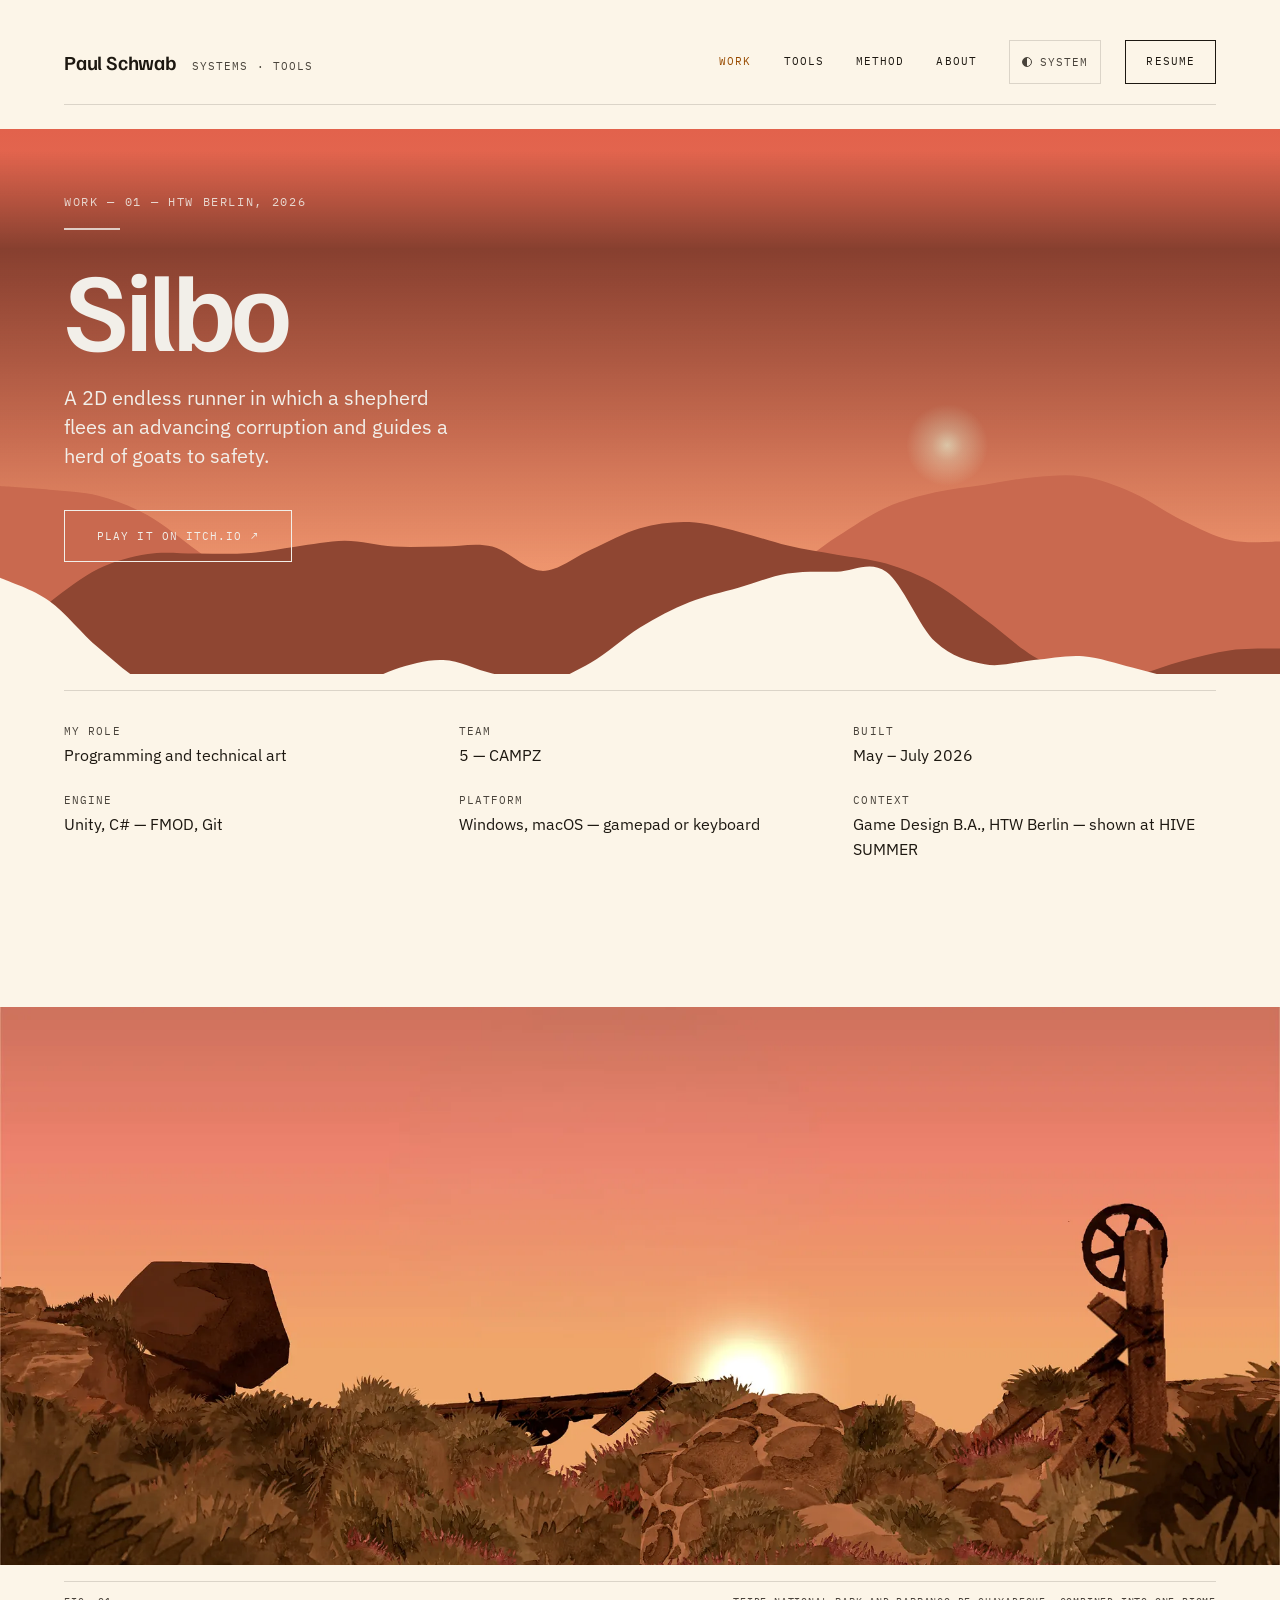
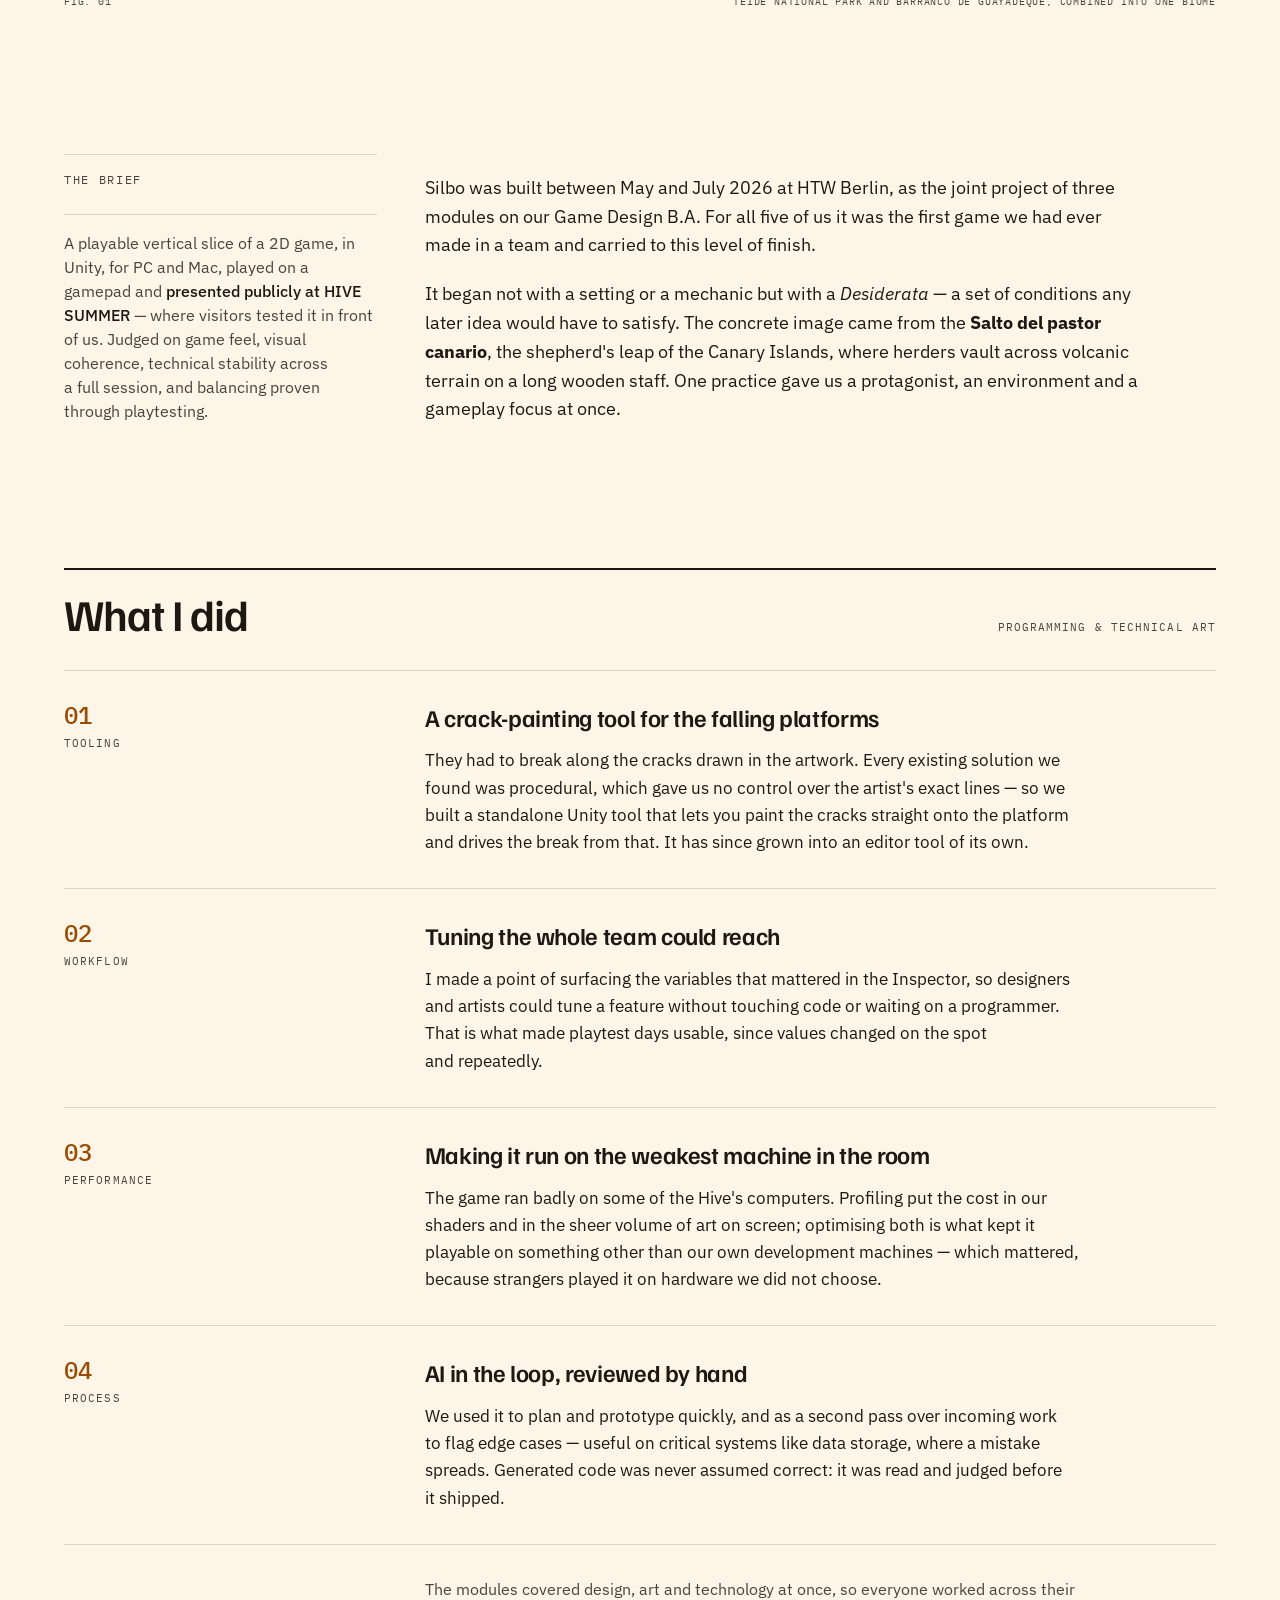
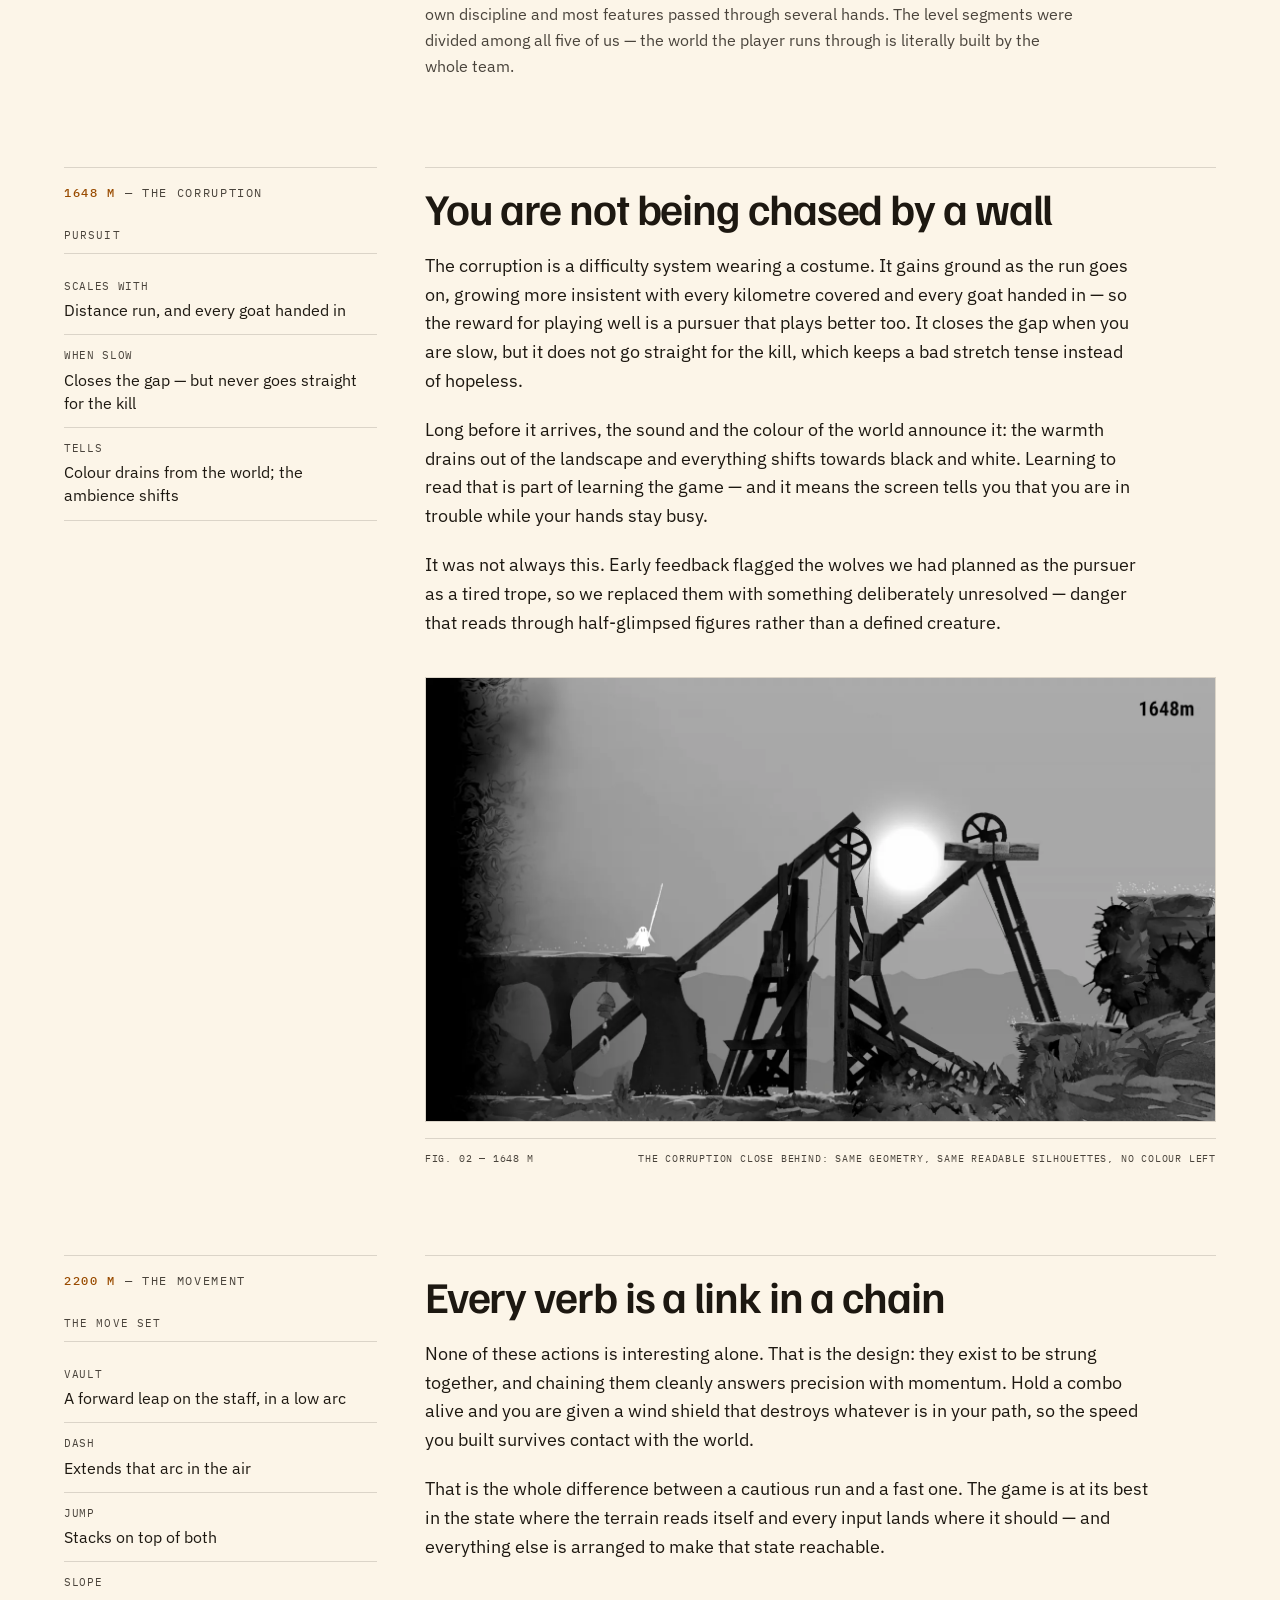
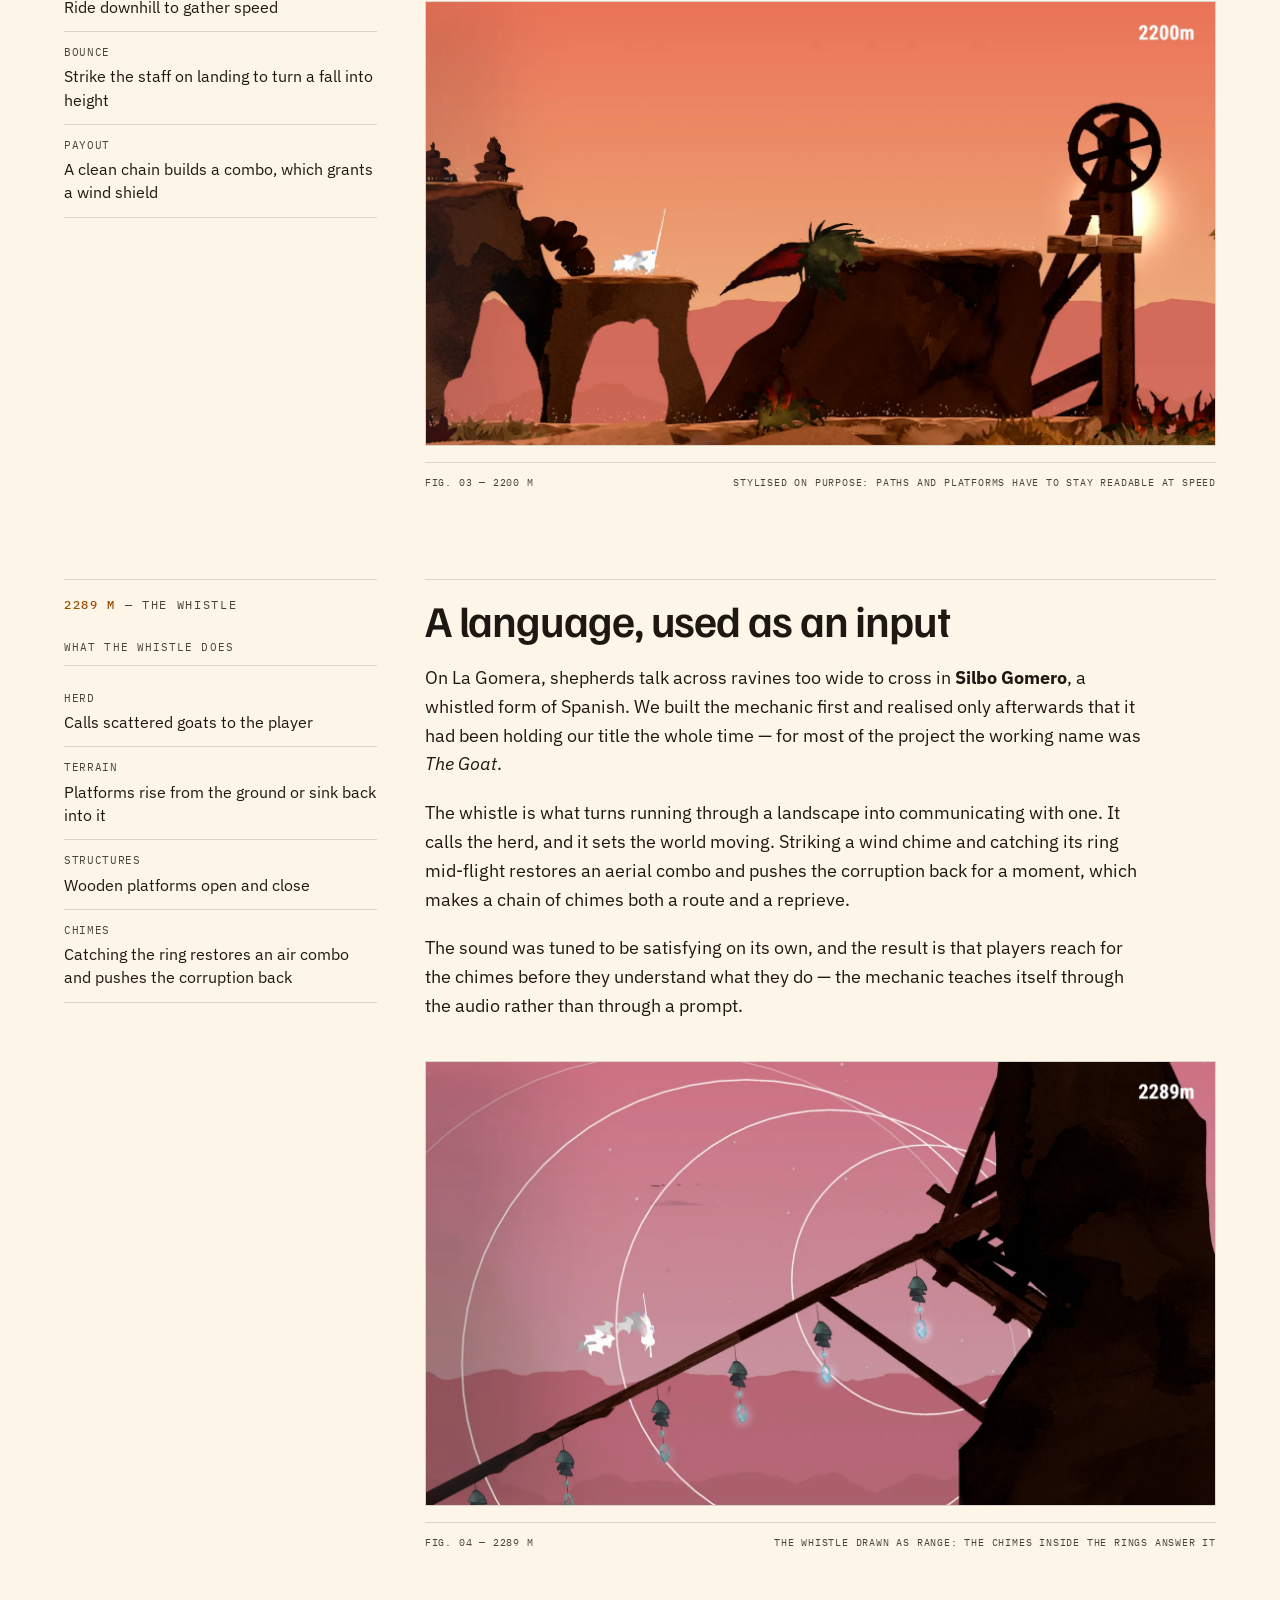
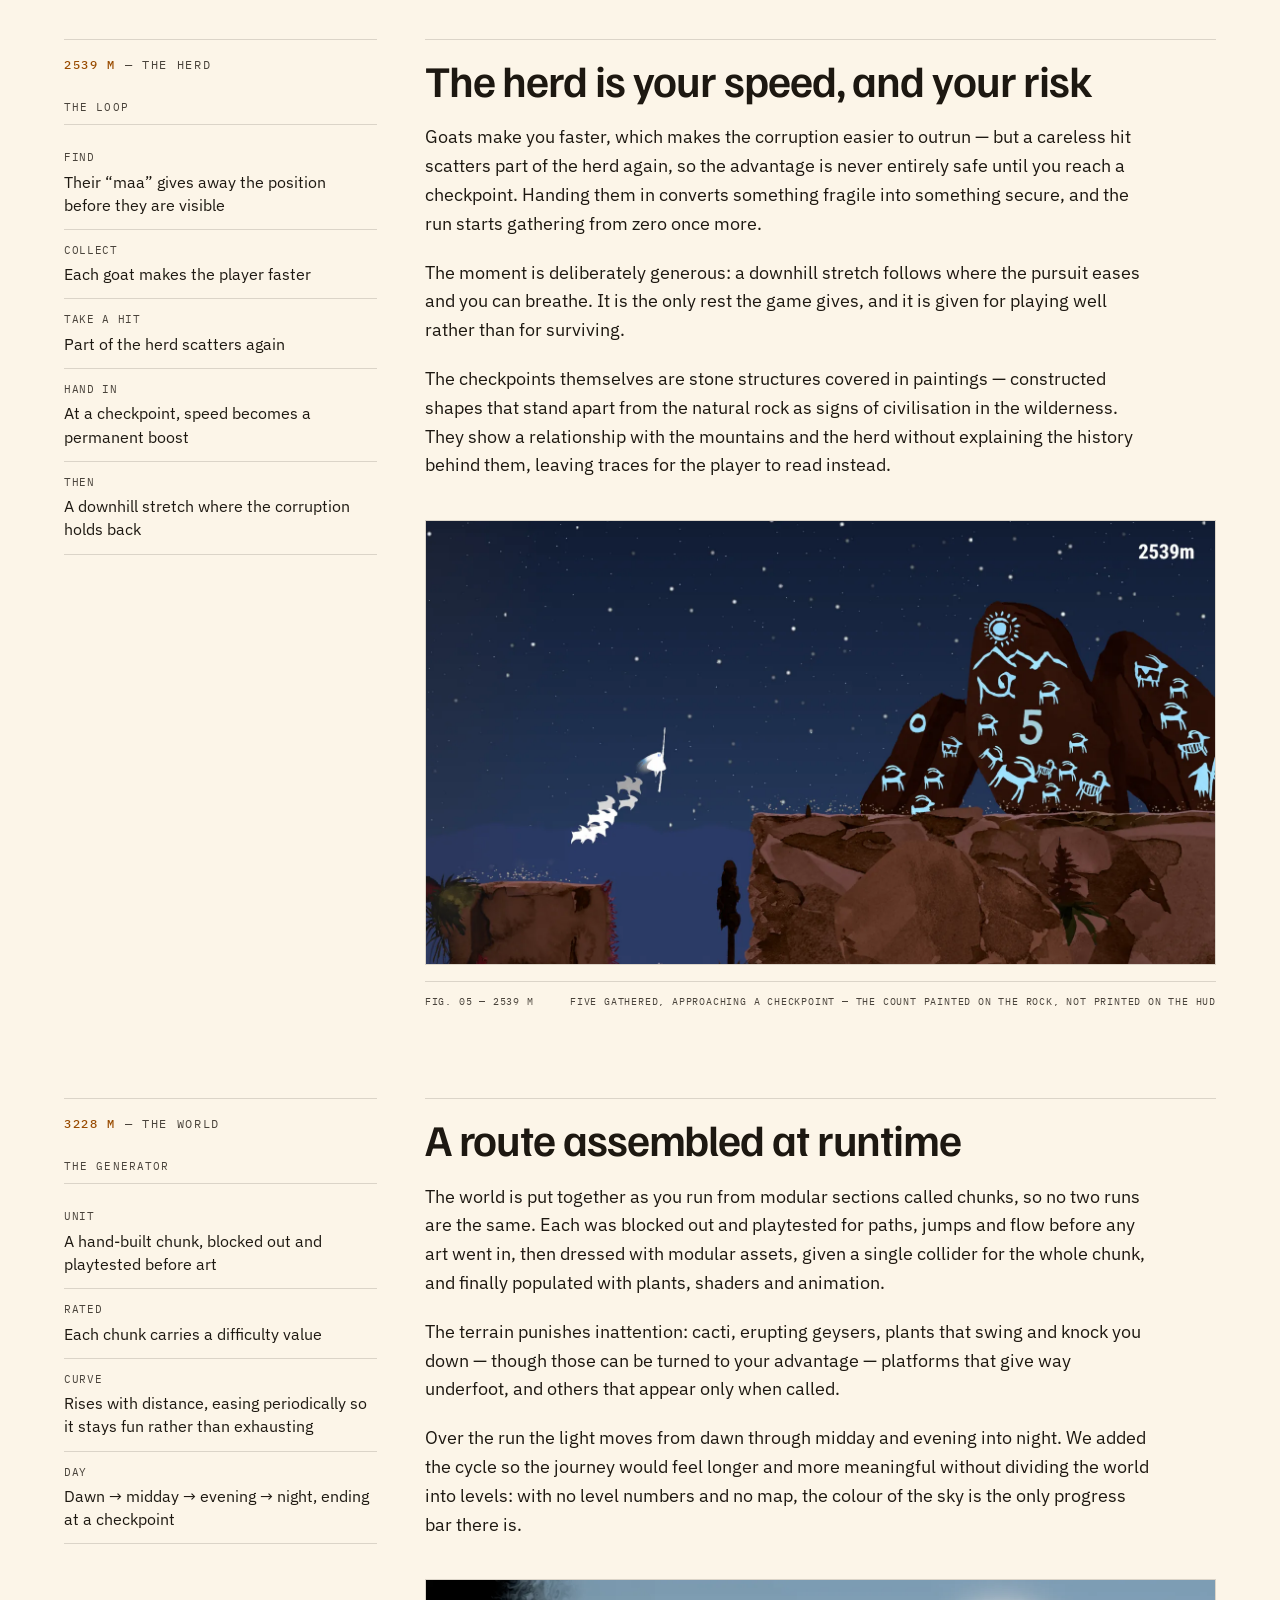
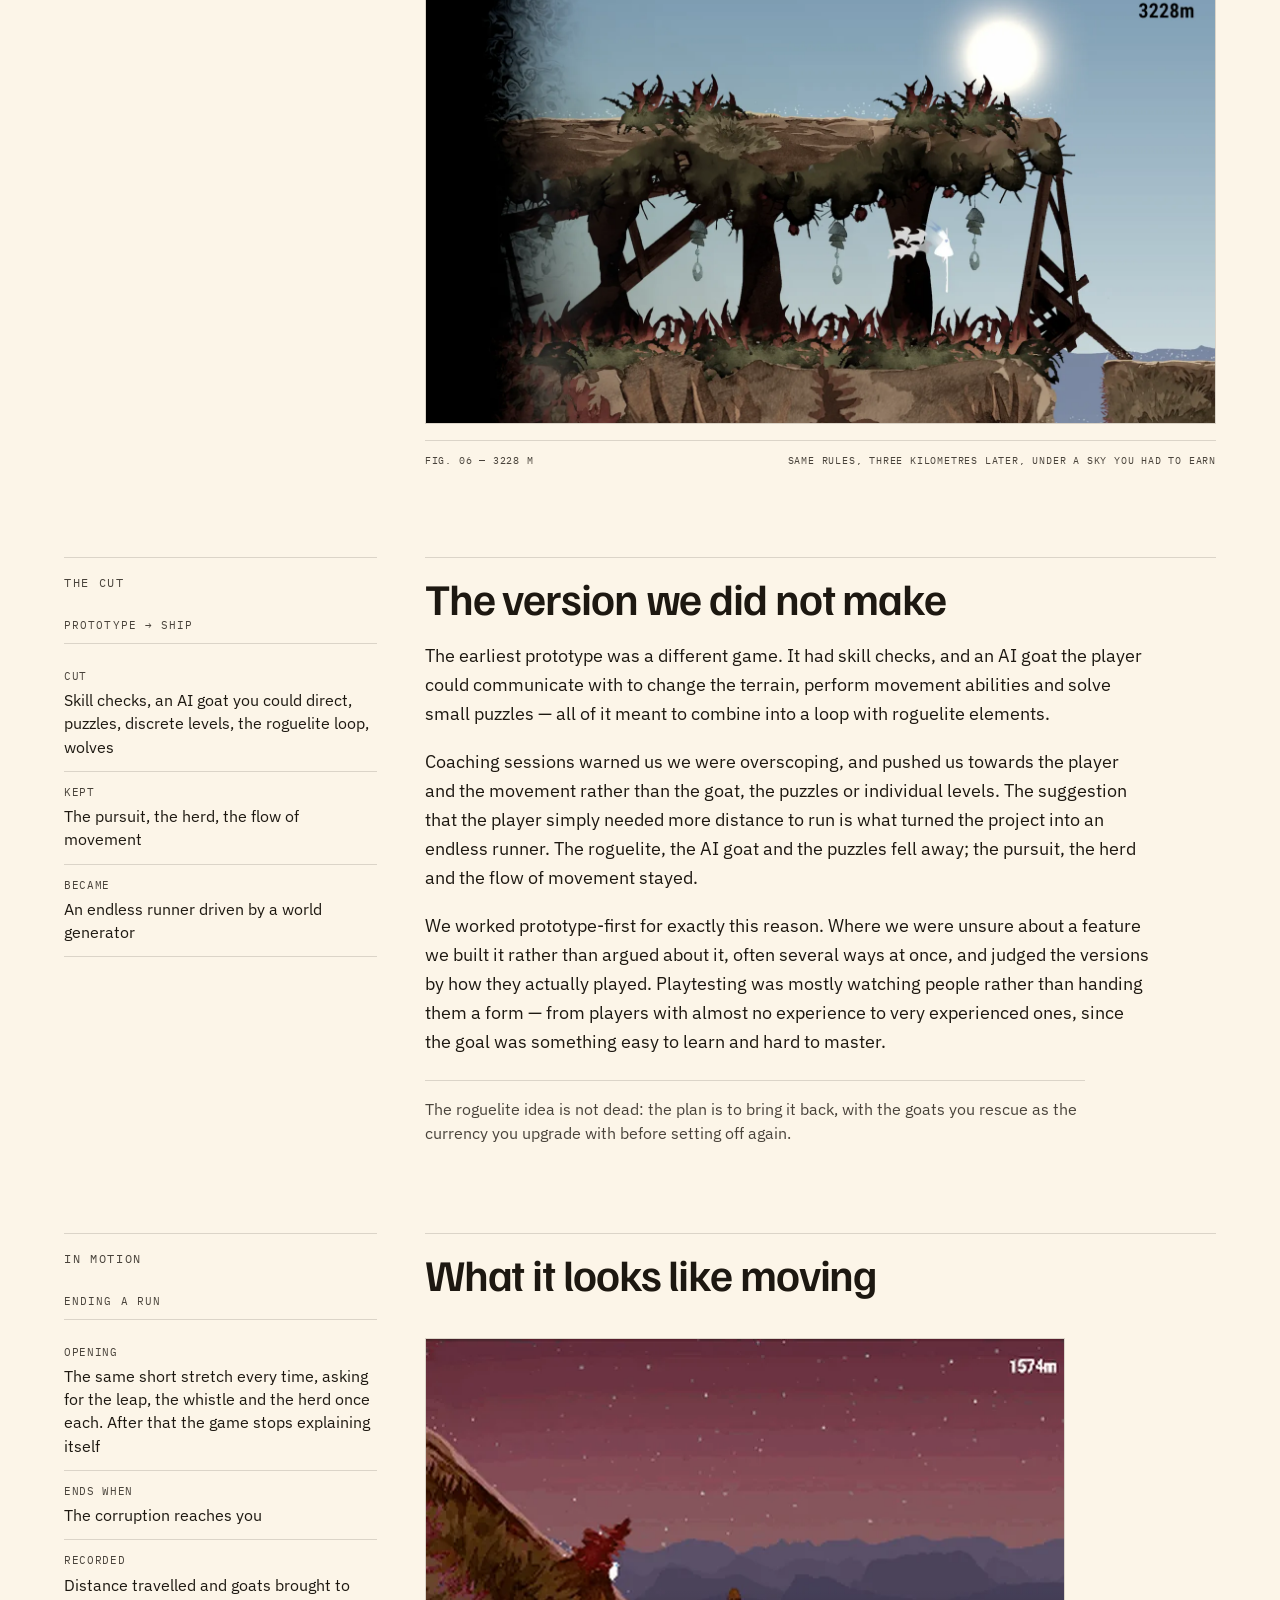
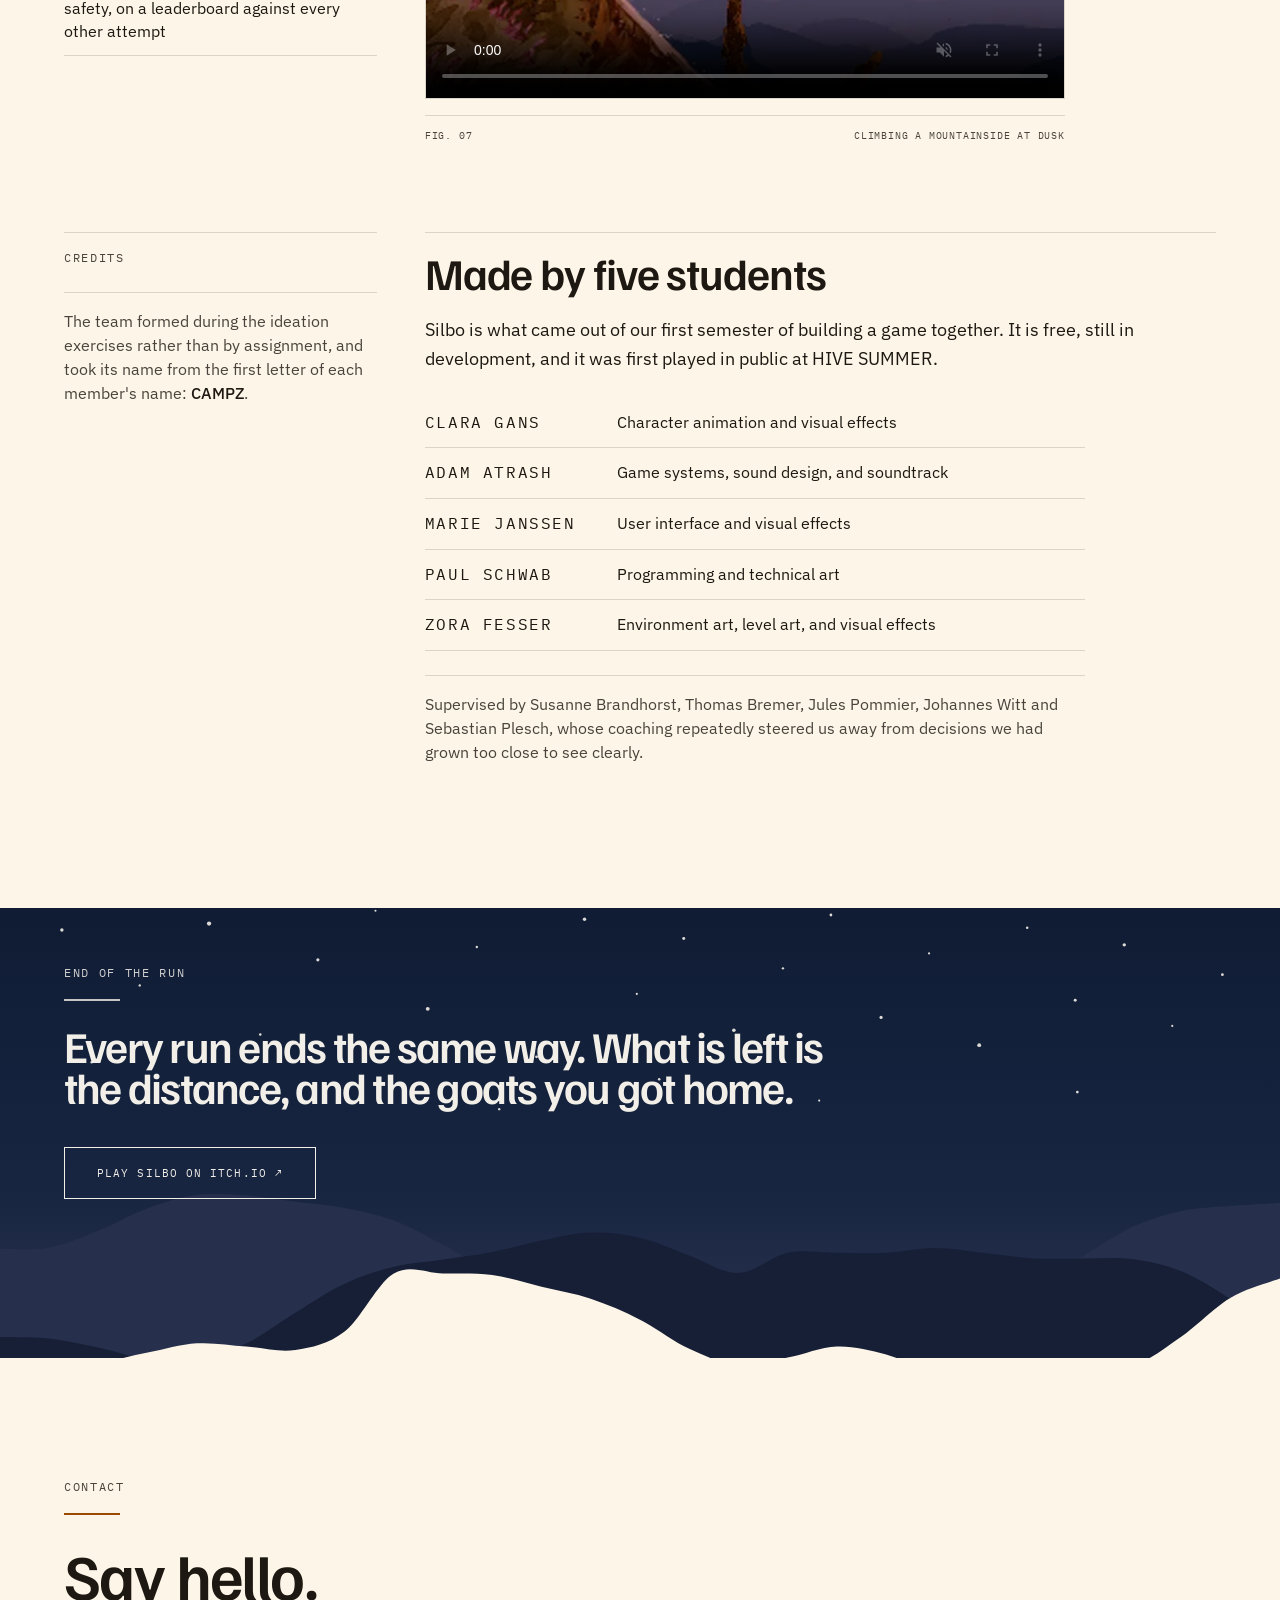
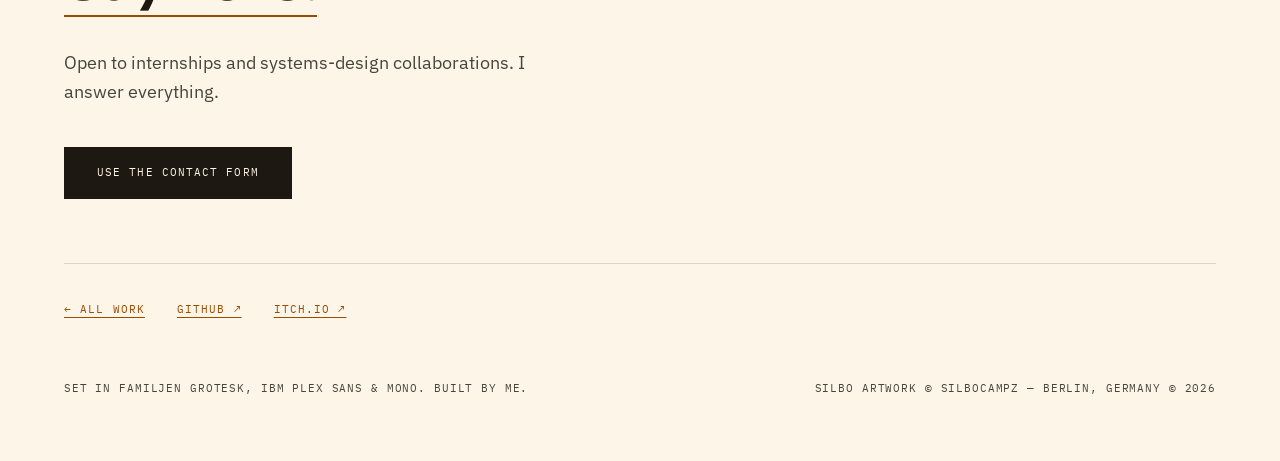
<file: work/silbo/index.html>
<!doctype html>
<html lang="en">
<head>
<meta charset="utf-8">
<meta name="viewport" content="width=device-width, initial-scale=1">

<title>Silbo — a 2D endless runner about movement | Paul Schwab</title>
<meta name="description" content="Case study: Silbo, a 2D endless runner built at HTW Berlin by a team of five. A shepherd flees an advancing corruption and guides a herd of goats to safety. My role: programming and technical art.">
<meta name="theme-color" content="#f6f5f2" media="(prefers-color-scheme: light)">
<meta name="theme-color" content="#131312" media="(prefers-color-scheme: dark)">

<meta property="og:type" content="article">
<meta property="og:title" content="Silbo — a 2D endless runner about movement">
<meta property="og:description" content="Built at HTW Berlin by a team of five: a shepherd flees an advancing corruption and guides a herd of goats to safety. My role — programming and technical art.">
<meta property="og:image" content="../../assets/img/silbo/og.jpg">

<link rel="icon" href="data:image/svg+xml,%3Csvg%20xmlns='http://www.w3.org/2000/svg'%20viewBox='0%200%2032%2032'%3E%3Crect%20width='32'%20height='32'%20fill='%23191817'/%3E%3Crect%20x='6'%20y='21'%20width='20'%20height='3'%20fill='%23bc3e0d'/%3E%3C/svg%3E">

<link rel="preconnect" href="https://fonts.googleapis.com">
<link rel="preconnect" href="https://fonts.gstatic.com" crossorigin>
<link rel="stylesheet" href="https://fonts.googleapis.com/css2?family=Familjen+Grotesk:wght@400;500;600&amp;family=IBM+Plex+Sans:wght@400;500&amp;family=IBM+Plex+Mono:wght@400;500&amp;display=swap">

<link rel="stylesheet" href="../../assets/css/tokens.css">
<link rel="stylesheet" href="../../assets/css/site.css">
<link rel="stylesheet" href="../../assets/css/case-study.css">

<!-- Apply a saved theme choice before first paint. Must stay inline and
     synchronous, and after the stylesheets. -->
<script>
  (function () {
    try {
      var t = localStorage.getItem("theme");
      if (t === "light" || t === "dark") {
        document.documentElement.setAttribute("data-theme", t);
      }
    } catch (e) {
      /* private mode or storage blocked — fall back to the system theme */
    }
  })();
</script>
</head>
<body class="case silbo cycle">

<a class="skip-link" href="#main">Skip to content</a>

<!-- The ridgeline, defined once and placed by <use> in both ranges.
     Three parallax depths, drawn to match the soft rounded hills and
     flat mesa tops of Silbo's own backgrounds. The nearest layer is
     filled with the page colour, so the page itself is the closest
     mountain — which is also why the join never needs a seam. -->
<svg width="0" height="0" aria-hidden="true" focusable="false" style="position:absolute">
  <defs>
    <g id="range-layers">
      <path style="fill:var(--layer-far)" d="M 0.0 80.4 C 7.7 80.8, 30.8 81.7, 46.2 82.7 C 61.5 83.7, 76.9 83.8, 92.3 86.5 C 107.7 89.2, 123.1 93.1, 138.5 98.9 C 153.8 104.7, 169.2 113.8, 184.6 121.1 C 200.0 128.5, 215.4 137.6, 230.8 142.8 C 246.2 147.9, 261.5 151.0, 276.9 151.9 C 292.3 152.9, 307.7 150.1, 323.1 148.6 C 338.5 147.2, 353.8 144.2, 369.2 143.3 C 384.6 142.3, 400.0 142.7, 415.4 142.8 C 430.8 142.9, 446.2 144.2, 461.5 143.8 C 476.9 143.4, 492.3 141.9, 507.7 140.6 C 523.1 139.3, 538.5 136.5, 553.8 135.9 C 569.2 135.3, 584.6 135.8, 600.0 137.1 C 615.4 138.5, 630.8 142.5, 646.2 144.0 C 661.5 145.4, 676.9 147.5, 692.3 145.8 C 707.7 144.1, 723.1 139.4, 738.5 133.9 C 753.8 128.3, 769.2 119.1, 784.6 112.5 C 800.0 105.8, 815.4 98.6, 830.8 93.9 C 846.2 89.2, 861.5 86.8, 876.9 84.3 C 892.3 81.9, 907.7 81.1, 923.1 79.5 C 938.5 77.9, 953.8 75.6, 969.2 74.8 C 984.6 73.9, 1000.0 72.7, 1015.4 74.3 C 1030.8 75.9, 1046.2 79.8, 1061.5 84.4 C 1076.9 88.9, 1092.3 96.8, 1107.7 101.8 C 1123.1 106.9, 1138.5 112.4, 1153.8 114.7 C 1169.2 117.0, 1192.3 115.4, 1200.0 115.5 L 1200.0 200.0 L 0 200.0 Z"/>
      <path style="fill:var(--layer-mid)" d="M 0.0 179.6 C 7.7 175.3, 30.8 161.8, 46.2 154.0 C 61.5 146.2, 76.9 137.8, 92.3 132.7 C 107.7 127.6, 123.1 125.0, 138.5 123.3 C 153.8 121.7, 169.2 123.1, 184.6 123.0 C 200.0 123.0, 215.4 123.6, 230.8 122.9 C 246.2 122.2, 261.5 120.1, 276.9 118.7 C 292.3 117.4, 307.7 115.1, 323.1 115.0 C 338.5 115.0, 353.8 118.0, 369.2 118.6 C 384.6 119.2, 400.0 118.6, 415.4 118.6 C 430.8 118.6, 446.2 116.0, 461.5 118.6 C 476.9 121.1, 492.3 133.7, 507.7 134.0 C 523.1 134.4, 538.5 125.1, 553.8 120.6 C 569.2 116.1, 584.6 110.0, 600.0 107.0 C 615.4 104.1, 630.8 102.7, 646.2 103.1 C 661.5 103.4, 676.9 106.7, 692.3 109.2 C 707.7 111.7, 723.1 115.6, 738.5 118.0 C 753.8 120.5, 769.2 121.9, 784.6 123.8 C 800.0 125.7, 815.4 126.4, 830.8 129.4 C 846.2 132.5, 861.5 136.4, 876.9 142.3 C 892.3 148.1, 907.7 156.8, 923.1 164.5 C 938.5 172.1, 953.8 181.9, 969.2 188.1 C 984.6 194.2, 1000.0 199.4, 1015.4 201.4 C 1030.8 203.5, 1046.2 202.0, 1061.5 200.3 C 1076.9 198.5, 1092.3 193.8, 1107.7 191.1 C 1123.1 188.5, 1138.5 185.6, 1153.8 184.2 C 1169.2 182.9, 1192.3 183.3, 1200.0 183.1 L 1200.0 200.0 L 0 200.0 Z"/>
      <path style="fill:var(--layer-near)" d="M 0.0 138.4 C 7.7 140.8, 30.8 145.6, 46.2 153.0 C 61.5 160.3, 76.9 174.0, 92.3 182.7 C 107.7 191.4, 123.1 201.5, 138.5 205.3 C 153.8 209.1, 169.2 203.6, 184.6 205.3 C 200.0 207.1, 215.4 213.7, 230.8 215.8 C 246.2 217.9, 261.5 218.8, 276.9 218.1 C 292.3 217.3, 307.7 214.8, 323.1 211.3 C 338.5 207.7, 353.8 200.0, 369.2 196.5 C 384.6 193.1, 400.0 190.0, 415.4 190.4 C 430.8 190.8, 446.2 196.6, 461.5 198.9 C 476.9 201.3, 492.3 205.9, 507.7 204.7 C 523.1 203.6, 538.5 198.0, 553.8 192.2 C 569.2 186.4, 584.6 176.3, 600.0 169.9 C 615.4 163.5, 630.8 158.1, 646.2 153.9 C 661.5 149.7, 676.9 147.7, 692.3 144.7 C 707.7 141.6, 723.1 137.4, 738.5 135.7 C 753.8 134.0, 769.2 134.7, 784.6 134.5 C 800.0 134.3, 815.4 127.1, 830.8 134.5 C 846.2 141.9, 861.5 169.2, 876.9 178.9 C 892.3 188.7, 907.7 191.1, 923.1 193.1 C 938.5 195.0, 953.8 191.3, 969.2 190.4 C 984.6 189.6, 1000.0 187.2, 1015.4 188.0 C 1030.8 188.8, 1046.2 192.7, 1061.5 195.1 C 1076.9 197.6, 1092.3 201.1, 1107.7 202.9 C 1123.1 204.7, 1138.5 204.2, 1153.8 205.8 C 1169.2 207.3, 1192.3 211.1, 1200.0 212.2 L 1200.0 200.0 L 0 200.0 Z"/>
    </g>
  </defs>
</svg>

<header class="site-header">
  <div class="wrap">
    <div class="site-header__bar">
      <a class="brand" href="../../">
        <span class="brand__name">Paul Schwab</span>
        <span class="brand__role">Systems &middot; Tools</span>
      </a>

      <a class="btn btn--outline" href="../../#contact">Resume</a>

      <nav class="nav" aria-label="Sections">
        <a class="nav__link" href="../../#work" aria-current="true">Work</a>
        <a class="nav__link" href="../../#tools">Tools</a>
        <a class="nav__link" href="../../#method">Method</a>
        <a class="nav__link" href="../../#about">About</a>

        <button class="theme-toggle" type="button" id="theme-toggle" hidden>
          <span class="theme-toggle__dot" aria-hidden="true"></span>
          <span class="theme-toggle__label">System</span>
        </button>

        <a class="btn btn--outline nav__resume" href="../../#contact">Resume</a>
      </nav>
    </div>
  </div>
</header>


<main id="main">

  <!-- ===== The range the run starts in ============================= -->
  <section class="range range--open">
    <div class="range__sky" aria-hidden="true"></div>
    <svg class="range__layers" viewBox="0 0 1200 200" preserveAspectRatio="none" aria-hidden="true" focusable="false">
      <use href="#range-layers"></use>
    </svg>

    <div class="wrap">
      <p class="eyebrow">Work &mdash; 01 &mdash; HTW Berlin, 2026</p>
      <div class="rule"></div>
      <h1 class="case-title">Silbo</h1>
      <p class="case-tagline">A 2D endless runner in which a shepherd flees an advancing corruption and guides a herd of goats to safety.</p>
      <p class="hero__ctas">
        <a class="btn btn--sky" href="https://silbocampz.itch.io/silbo" target="_blank" rel="noopener">Play it on itch.io &nearr;</a>
      </p>
    </div>
  </section>

  <section class="section" style="padding-top: var(--s-10)">
    <div class="wrap">
      <dl class="case-facts">
        <div><dt>My role</dt><dd>Programming and technical art</dd></div>
        <div><dt>Team</dt><dd>5 &mdash; CAMPZ</dd></div>
        <div><dt>Built</dt><dd>May &ndash; July 2026</dd></div>
        <div><dt>Engine</dt><dd>Unity, C# &mdash; FMOD, Git</dd></div>
        <div><dt>Platform</dt><dd>Windows, macOS &mdash; gamepad or keyboard</dd></div>
        <div><dt>Context</dt><dd>Game Design B.A., HTW Berlin &mdash; shown at HIVE SUMMER</dd></div>
      </dl>
    </div>
  </section>

  <!-- Establishing shot: the only capture with no HUD on it. -->
  <figure class="plate">
    <img src="../../assets/img/silbo/plate.webp"
         srcset="../../assets/img/silbo/plate-1000.webp 1000w, ../../assets/img/silbo/plate.webp 2000w"
         sizes="100vw" width="2000" height="1086" decoding="async"
         alt="A wide view of Silbo's landscape at sunset: rocks and flowering scrub on a ridge, a broken wooden structure, and the sun sitting low on the horizon.">
    <figcaption class="figure__caption">
      <span>Fig. 01</span>
      <span>Teide National Park and Barranco de Guayadeque, combined into one biome</span>
    </figcaption>
  </figure>

  <section class="section">
    <div class="wrap">
      <div class="beat__grid">
        <div class="beat__aside">
          <p class="beat__dist">The brief</p>
          <p class="aside-note">A playable vertical slice of a 2D game, in Unity, for PC and Mac, played on a gamepad and <strong>presented publicly at HIVE SUMMER</strong> &mdash; where visitors tested it in front of us. Judged on game feel, visual coherence, technical stability across a full session, and balancing proven through playtesting.</p>
        </div>
        <div class="beat__body">
          <p class="beat__text">Silbo was built between May and July 2026 at HTW Berlin, as the joint project of three modules on our Game Design B.A. For all five of us it was the first game we had ever made in a team and carried to this level of finish.</p>
          <p class="beat__text">It began not with a setting or a mechanic but with a <em>Desiderata</em> &mdash; a set of conditions any later idea would have to satisfy. The concrete image came from the <strong>Salto del pastor canario</strong>, the shepherd's leap of the Canary Islands, where herders vault across volcanic terrain on a long wooden staff. One practice gave us a protagonist, an environment and a gameplay focus at once.</p>

        </div>
      </div>

      <!-- Runs the full width, breaking the two-column beat rhythm: this
           is the block that must not be skipped, so it is the one that
           behaves differently. -->
      <section class="contribution">
        <div class="contribution__head">
          <h2 class="contribution__title">What I did</h2>
          <p class="contribution__role">Programming &amp; technical art</p>
        </div>

        <ol class="ledger">
          <li class="ledger__row">
            <p class="ledger__mark"><span class="ledger__no"></span><span class="ledger__tag">Tooling</span></p>
            <div class="ledger__body">
              <h3 class="ledger__title">A crack-painting tool for the falling platforms</h3>
              <p class="ledger__text">They had to break along the cracks drawn in the artwork. Every existing solution we found was procedural, which gave us no control over the artist's exact lines &mdash; so we built a standalone Unity tool that lets you paint the cracks straight onto the platform and drives the break from that. It has since grown into an editor tool of its own.</p>
            </div>
          </li>

          <li class="ledger__row">
            <p class="ledger__mark"><span class="ledger__no"></span><span class="ledger__tag">Workflow</span></p>
            <div class="ledger__body">
              <h3 class="ledger__title">Tuning the whole team could reach</h3>
              <p class="ledger__text">I made a point of surfacing the variables that mattered in the Inspector, so designers and artists could tune a feature without touching code or waiting on a programmer. That is what made playtest days usable, since values changed on the spot and repeatedly.</p>
            </div>
          </li>

          <li class="ledger__row">
            <p class="ledger__mark"><span class="ledger__no"></span><span class="ledger__tag">Performance</span></p>
            <div class="ledger__body">
              <h3 class="ledger__title">Making it run on the weakest machine in the room</h3>
              <p class="ledger__text">The game ran badly on some of the Hive's computers. Profiling put the cost in our shaders and in the sheer volume of art on screen; optimising both is what kept it playable on something other than our own development machines &mdash; which mattered, because strangers played it on hardware we did not choose.</p>
            </div>
          </li>

          <li class="ledger__row">
            <p class="ledger__mark"><span class="ledger__no"></span><span class="ledger__tag">Process</span></p>
            <div class="ledger__body">
              <h3 class="ledger__title">AI in the loop, reviewed by hand</h3>
              <p class="ledger__text">We used it to plan and prototype quickly, and as a second pass over incoming work to flag edge cases &mdash; useful on critical systems like data storage, where a mistake spreads. Generated code was never assumed correct: it was read and judged before it shipped.</p>
            </div>
          </li>
        </ol>

        <p class="contribution__credit">The modules covered design, art and technology at once, so everyone worked across their own discipline and most features passed through several hands. The level segments were divided among all five of us &mdash; the world the player runs through is literally built by the whole team.</p>
      </section>
    </div>
  </section>

  <!-- ===== Beats. The margin column states the mechanic as data; the
       prose says how it feels. Distances are the game's own HUD, and the
       run is laid out in the order you would reach them. ============= -->

  <section class="beat">
    <div class="wrap">
      <div class="beat__grid">
        <div class="beat__aside">
          <p class="beat__dist"><b>1648 m</b> &mdash; the corruption</p>
          <div class="spec">
            <p class="spec__label">Pursuit</p>
            <dl class="spec__list">
              <div><dt>Scales with</dt><dd>Distance run, and every goat handed in</dd></div>
              <div><dt>When slow</dt><dd>Closes the gap &mdash; but never goes straight for the kill</dd></div>
              <div><dt>Tells</dt><dd>Colour drains from the world; the ambience shifts</dd></div>
            </dl>
          </div>
        </div>
        <div class="beat__body">
          <h2 class="beat__title">You are not being chased by a wall</h2>
          <p class="beat__text">The corruption is a difficulty system wearing a costume. It gains ground as the run goes on, growing more insistent with every kilometre covered and every goat handed in &mdash; so the reward for playing well is a pursuer that plays better too. It closes the gap when you are slow, but it does not go straight for the kill, which keeps a bad stretch tense instead of hopeless.</p>
          <p class="beat__text">Long before it arrives, the sound and the colour of the world announce it: the warmth drains out of the landscape and everything shifts towards black and white. Learning to read that is part of learning the game &mdash; and it means the screen tells you that you are in trouble while your hands stay busy.</p>
          <p class="beat__text">It was not always this. Early feedback flagged the wolves we had planned as the pursuer as a tired trope, so we replaced them with something deliberately unresolved &mdash; danger that reads through half-glimpsed figures rather than a defined creature.</p>
          <figure class="figure">
            <img class="shot" src="../../assets/img/silbo/drained.webp"
                 srcset="../../assets/img/silbo/drained-800.webp 800w, ../../assets/img/silbo/drained.webp 1600w"
                 sizes="(min-width: 900px) 1240px, 100vw" width="1600" height="900" loading="lazy" decoding="async"
                 alt="Silbo rendered entirely in greys: the shepherd stands on a stone arch beside collapsing wooden herding structures, with a white sun behind them.">
            <figcaption class="figure__caption">
              <span>Fig. 02 &mdash; 1648 m</span>
              <span>The corruption close behind: same geometry, same readable silhouettes, no colour left</span>
            </figcaption>
          </figure>
        </div>
      </div>
    </div>
  </section>

  <section class="beat">
    <div class="wrap">
      <div class="beat__grid">
        <div class="beat__aside">
          <p class="beat__dist"><b>2200 m</b> &mdash; the movement</p>
          <div class="spec">
            <p class="spec__label">The move set</p>
            <dl class="spec__list">
              <div><dt>Vault</dt><dd>A forward leap on the staff, in a low arc</dd></div>
              <div><dt>Dash</dt><dd>Extends that arc in the air</dd></div>
              <div><dt>Jump</dt><dd>Stacks on top of both</dd></div>
              <div><dt>Slope</dt><dd>Ride downhill to gather speed</dd></div>
              <div><dt>Bounce</dt><dd>Strike the staff on landing to turn a fall into height</dd></div>
              <div><dt>Payout</dt><dd>A clean chain builds a combo, which grants a wind shield</dd></div>
            </dl>
          </div>
        </div>
        <div class="beat__body">
          <h2 class="beat__title">Every verb is a link in a chain</h2>
          <p class="beat__text">None of these actions is interesting alone. That is the design: they exist to be strung together, and chaining them cleanly answers precision with momentum. Hold a combo alive and you are given a wind shield that destroys whatever is in your path, so the speed you built survives contact with the world.</p>
          <p class="beat__text">That is the whole difference between a cautious run and a fast one. The game is at its best in the state where the terrain reads itself and every input lands where it should &mdash; and everything else is arranged to make that state reachable.</p>
          <figure class="figure">
            <img class="shot" src="../../assets/img/silbo/hero.webp"
                 srcset="../../assets/img/silbo/hero-800.webp 800w, ../../assets/img/silbo/hero.webp 1600w"
                 sizes="(min-width: 900px) 1240px, 100vw" width="1600" height="900" loading="lazy" decoding="async"
                 alt="The white shepherd stands with his staff on a narrow rock pillar at dusk, an orange sky behind him and a wooden wheel silhouetted against the setting sun.">
            <figcaption class="figure__caption">
              <span>Fig. 03 &mdash; 2200 m</span>
              <span>Stylised on purpose: paths and platforms have to stay readable at speed</span>
            </figcaption>
          </figure>
        </div>
      </div>
    </div>
  </section>

  <section class="beat">
    <div class="wrap">
      <div class="beat__grid">
        <div class="beat__aside">
          <p class="beat__dist"><b>2289 m</b> &mdash; the whistle</p>
          <div class="spec">
            <p class="spec__label">What the whistle does</p>
            <dl class="spec__list">
              <div><dt>Herd</dt><dd>Calls scattered goats to the player</dd></div>
              <div><dt>Terrain</dt><dd>Platforms rise from the ground or sink back into it</dd></div>
              <div><dt>Structures</dt><dd>Wooden platforms open and close</dd></div>
              <div><dt>Chimes</dt><dd>Catching the ring restores an air combo and pushes the corruption back</dd></div>
            </dl>
          </div>
        </div>
        <div class="beat__body">
          <h2 class="beat__title">A language, used as an input</h2>
          <p class="beat__text">On La Gomera, shepherds talk across ravines too wide to cross in <strong>Silbo Gomero</strong>, a whistled form of Spanish. We built the mechanic first and realised only afterwards that it had been holding our title the whole time &mdash; for most of the project the working name was <em>The Goat</em>.</p>
          <p class="beat__text">The whistle is what turns running through a landscape into communicating with one. It calls the herd, and it sets the world moving. Striking a wind chime and catching its ring mid-flight restores an aerial combo and pushes the corruption back for a moment, which makes a chain of chimes both a route and a reprieve.</p>
          <p class="beat__text">The sound was tuned to be satisfying on its own, and the result is that players reach for the chimes before they understand what they do &mdash; the mechanic teaches itself through the audio rather than through a prompt.</p>
          <figure class="figure">
            <img class="shot" src="../../assets/img/silbo/whistle.webp"
                 srcset="../../assets/img/silbo/whistle-800.webp 800w, ../../assets/img/silbo/whistle.webp 1600w"
                 sizes="(min-width: 900px) 1240px, 100vw" width="1600" height="900" loading="lazy" decoding="async"
                 alt="Three white rings expand outward from the leaping shepherd across a pink sky, passing through a row of hanging bells that glow pale blue.">
            <figcaption class="figure__caption">
              <span>Fig. 04 &mdash; 2289 m</span>
              <span>The whistle drawn as range: the chimes inside the rings answer it</span>
            </figcaption>
          </figure>
        </div>
      </div>
    </div>
  </section>

  <section class="beat">
    <div class="wrap">
      <div class="beat__grid">
        <div class="beat__aside">
          <p class="beat__dist"><b>2539 m</b> &mdash; the herd</p>
          <div class="spec">
            <p class="spec__label">The loop</p>
            <dl class="spec__list">
              <div><dt>Find</dt><dd>Their &ldquo;maa&rdquo; gives away the position before they are visible</dd></div>
              <div><dt>Collect</dt><dd>Each goat makes the player faster</dd></div>
              <div><dt>Take a hit</dt><dd>Part of the herd scatters again</dd></div>
              <div><dt>Hand in</dt><dd>At a checkpoint, speed becomes a permanent boost</dd></div>
              <div><dt>Then</dt><dd>A downhill stretch where the corruption holds back</dd></div>
            </dl>
          </div>
        </div>
        <div class="beat__body">
          <h2 class="beat__title">The herd is your speed, and your risk</h2>
          <p class="beat__text">Goats make you faster, which makes the corruption easier to outrun &mdash; but a careless hit scatters part of the herd again, so the advantage is never entirely safe until you reach a checkpoint. Handing them in converts something fragile into something secure, and the run starts gathering from zero once more.</p>
          <p class="beat__text">The moment is deliberately generous: a downhill stretch follows where the pursuit eases and you can breathe. It is the only rest the game gives, and it is given for playing well rather than for surviving.</p>
          <p class="beat__text">The checkpoints themselves are stone structures covered in paintings &mdash; constructed shapes that stand apart from the natural rock as signs of civilisation in the wilderness. They show a relationship with the mountains and the herd without explaining the history behind them, leaving traces for the player to read instead.</p>
          <figure class="figure">
            <img class="shot" src="../../assets/img/silbo/herd.webp"
                 srcset="../../assets/img/silbo/herd-800.webp 800w, ../../assets/img/silbo/herd.webp 1600w"
                 sizes="(min-width: 900px) 1240px, 100vw" width="1600" height="900" loading="lazy" decoding="async"
                 alt="Under a starry night sky the shepherd leaps with five goats trailing behind him in a line, towards a checkpoint rock face covered in glowing blue paintings of goats and a large number five.">
            <figcaption class="figure__caption">
              <span>Fig. 05 &mdash; 2539 m</span>
              <span>Five gathered, approaching a checkpoint &mdash; the count painted on the rock, not printed on the HUD</span>
            </figcaption>
          </figure>
        </div>
      </div>
    </div>
  </section>

  <section class="beat">
    <div class="wrap">
      <div class="beat__grid">
        <div class="beat__aside">
          <p class="beat__dist"><b>3228 m</b> &mdash; the world</p>
          <div class="spec">
            <p class="spec__label">The generator</p>
            <dl class="spec__list">
              <div><dt>Unit</dt><dd>A hand-built chunk, blocked out and playtested before art</dd></div>
              <div><dt>Rated</dt><dd>Each chunk carries a difficulty value</dd></div>
              <div><dt>Curve</dt><dd>Rises with distance, easing periodically so it stays fun rather than exhausting</dd></div>
              <div><dt>Day</dt><dd>Dawn &rarr; midday &rarr; evening &rarr; night, ending at a checkpoint</dd></div>
            </dl>
          </div>
        </div>
        <div class="beat__body">
          <h2 class="beat__title">A route assembled at runtime</h2>
          <p class="beat__text">The world is put together as you run from modular sections called chunks, so no two runs are the same. Each was blocked out and playtested for paths, jumps and flow before any art went in, then dressed with modular assets, given a single collider for the whole chunk, and finally populated with plants, shaders and animation.</p>
          <p class="beat__text">The terrain punishes inattention: cacti, erupting geysers, plants that swing and knock you down &mdash; though those can be turned to your advantage &mdash; platforms that give way underfoot, and others that appear only when called.</p>
          <p class="beat__text">Over the run the light moves from dawn through midday and evening into night. We added the cycle so the journey would feel longer and more meaningful without dividing the world into levels: with no level numbers and no map, the colour of the sky is the only progress bar there is.</p>
          <figure class="figure">
            <img class="shot" src="../../assets/img/silbo/bells.webp"
                 srcset="../../assets/img/silbo/bells-800.webp 800w, ../../assets/img/silbo/bells.webp 1600w"
                 sizes="(min-width: 900px) 1240px, 100vw" width="1600" height="900" loading="lazy" decoding="async"
                 alt="Pre-dawn blue light over a row of low wind-bent trees hung with chimes, thorny growth along the ground, the shepherd and a goat running beneath them.">
            <figcaption class="figure__caption">
              <span>Fig. 06 &mdash; 3228 m</span>
              <span>Same rules, three kilometres later, under a sky you had to earn</span>
            </figcaption>
          </figure>
        </div>
      </div>
    </div>
  </section>

  <section class="beat">
    <div class="wrap">
      <div class="beat__grid">
        <div class="beat__aside">
          <p class="beat__dist">The cut</p>
          <div class="spec">
            <p class="spec__label">Prototype &rarr; ship</p>
            <dl class="spec__list">
              <div><dt>Cut</dt><dd>Skill checks, an AI goat you could direct, puzzles, discrete levels, the roguelite loop, wolves</dd></div>
              <div><dt>Kept</dt><dd>The pursuit, the herd, the flow of movement</dd></div>
              <div><dt>Became</dt><dd>An endless runner driven by a world generator</dd></div>
            </dl>
          </div>
        </div>
        <div class="beat__body">
          <h2 class="beat__title">The version we did not make</h2>
          <p class="beat__text">The earliest prototype was a different game. It had skill checks, and an AI goat the player could communicate with to change the terrain, perform movement abilities and solve small puzzles &mdash; all of it meant to combine into a loop with roguelite elements.</p>
          <p class="beat__text">Coaching sessions warned us we were overscoping, and pushed us towards the player and the movement rather than the goat, the puzzles or individual levels. The suggestion that the player simply needed more distance to run is what turned the project into an endless runner. The roguelite, the AI goat and the puzzles fell away; the pursuit, the herd and the flow of movement stayed.</p>
          <p class="beat__text">We worked prototype-first for exactly this reason. Where we were unsure about a feature we built it rather than argued about it, often several ways at once, and judged the versions by how they actually played. Playtesting was mostly watching people rather than handing them a form &mdash; from players with almost no experience to very experienced ones, since the goal was something easy to learn and hard to master.</p>
          <p class="aside-note beat__afterword">The roguelite idea is not dead: the plan is to bring it back, with the goats you rescue as the currency you upgrade with before setting off again.</p>
        </div>
      </div>
    </div>
  </section>

  <section class="beat">
    <div class="wrap">
      <div class="beat__grid">
        <div class="beat__aside">
          <p class="beat__dist">In motion</p>
          <div class="spec">
            <p class="spec__label">Ending a run</p>
            <dl class="spec__list">
              <div><dt>Opening</dt><dd>The same short stretch every time, asking for the leap, the whistle and the herd once each. After that the game stops explaining itself</dd></div>
              <div><dt>Ends when</dt><dd>The corruption reaches you</dd></div>
              <div><dt>Recorded</dt><dd>Distance travelled and goats brought to safety, on a leaderboard against every other attempt</dd></div>
            </dl>
          </div>
        </div>
        <div class="beat__body">
          <h2 class="beat__title">What it looks like moving</h2>
          <figure class="figure clip">
            <!-- Click-to-play rather than autoplay: it is the accessible default,
                 and it respects a reduced-motion preference without needing script. -->
            <video src="../../assets/img/silbo/gameplay.mp4" width="640" height="360"
                   controls loop muted playsinline preload="metadata"
                   poster="../../assets/img/silbo/gameplay-poster.webp"
                   aria-label="A short looping clip of Silbo: the shepherd running and jumping up a mountainside at dusk, past falling rock pillars.">
              <a href="../../assets/img/silbo/gameplay.mp4">Download the gameplay clip (MP4)</a>
            </video>
            <figcaption class="figure__caption">
              <span>Fig. 07</span>
              <span>Climbing a mountainside at dusk</span>
            </figcaption>
          </figure>
        </div>
      </div>
    </div>
  </section>

  <section class="beat">
    <div class="wrap">
      <div class="beat__grid">
        <div class="beat__aside">
          <p class="beat__dist">Credits</p>
          <p class="aside-note">The team formed during the ideation exercises rather than by assignment, and took its name from the first letter of each member's name: <strong>CAMPZ</strong>.</p>
        </div>
        <div class="beat__body">
          <h2 class="beat__title">Made by five students</h2>
          <p class="beat__text">Silbo is what came out of our first semester of building a game together. It is free, still in development, and it was first played in public at HIVE SUMMER.</p>
          <dl class="spec__list credits-list">
            <div><dt>Clara Gans</dt><dd>Character animation and visual effects</dd></div>
            <div><dt>Adam Atrash</dt><dd>Game systems, sound design, and soundtrack</dd></div>
            <div><dt>Marie Janssen</dt><dd>User interface and visual effects</dd></div>
            <div><dt>Paul Schwab</dt><dd>Programming and technical art</dd></div>
            <div><dt>Zora Fesser</dt><dd>Environment art, level art, and visual effects</dd></div>
          </dl>
          <p class="aside-note beat__afterword">Supervised by Susanne Brandhorst, Thomas Bremer, Jules Pommier, Johannes Witt and Sebastian Plesch, whose coaching repeatedly steered us away from decisions we had grown too close to see clearly.</p>
        </div>
      </div>
    </div>
  </section>

</main>

<!-- ===== The range the run ends in =============================== -->
<section class="range range--close">
  <div class="range__sky" aria-hidden="true"></div>
  <svg class="range__stars" viewBox="0 0 1200 300" preserveAspectRatio="xMidYMid slice" aria-hidden="true" focusable="false">
    <g opacity="0.9">
      <circle cx="58" cy="44" r="1.6"/><circle cx="131" cy="96" r="1.1"/><circle cx="196" cy="38" r="2.0"/>
      <circle cx="244" cy="142" r="1.2"/><circle cx="298" cy="72" r="1.5"/><circle cx="352" cy="26" r="1.0"/>
      <circle cx="401" cy="118" r="1.8"/><circle cx="447" cy="60" r="1.1"/><circle cx="503" cy="163" r="1.3"/>
      <circle cx="548" cy="34" r="1.6"/><circle cx="597" cy="104" r="1.0"/><circle cx="641" cy="52" r="1.4"/>
      <circle cx="688" cy="138" r="1.7"/><circle cx="734" cy="80" r="1.1"/><circle cx="779" cy="30" r="1.3"/>
      <circle cx="826" cy="126" r="1.5"/><circle cx="871" cy="66" r="1.0"/><circle cx="918" cy="152" r="1.8"/>
      <circle cx="963" cy="42" r="1.2"/><circle cx="1008" cy="110" r="1.4"/><circle cx="1054" cy="58" r="1.6"/>
      <circle cx="1099" cy="134" r="1.0"/><circle cx="1146" cy="86" r="1.3"/><circle cx="86" cy="168" r="1.2"/>
      <circle cx="168" cy="190" r="1.0"/><circle cx="318" cy="196" r="1.4"/><circle cx="468" cy="212" r="1.1"/>
      <circle cx="618" cy="184" r="1.2"/><circle cx="768" cy="204" r="1.0"/><circle cx="1010" cy="196" r="1.3"/>
    </g>
  </svg>
  <svg class="range__layers" viewBox="0 0 1200 200" preserveAspectRatio="none" aria-hidden="true" focusable="false">
    <use href="#range-layers"></use>
  </svg>

  <div class="wrap">
    <p class="eyebrow">End of the run</p>
    <div class="rule"></div>
    <h2 class="case-title" style="font-size: var(--size-h2)">Every run ends the same way. What is left is the distance, and the goats you got home.</h2>
    <p class="hero__ctas">
      <a class="btn btn--sky" href="https://silbocampz.itch.io/silbo" target="_blank" rel="noopener">Play Silbo on itch.io &nearr;</a>
    </p>
  </div>
</section>

<footer class="contact" id="contact">
  <div class="wrap">
    <p class="eyebrow">Contact</p>
    <div class="rule"></div>

    <h2 class="contact__title">Say hello.</h2>
    <p class="contact__note">Open to internships and systems-design collaborations. I answer everything.</p>

    <!-- The form itself lives once, on the landing page. No address in the
         markup here either — a mailto: in a public repo gets scraped. -->
    <p class="hero__ctas">
      <a class="btn btn--solid" href="../../#contact">Use the contact form</a>
    </p>

    <div class="contact__links">
      <a class="link-out backlink" href="../../#work">&larr; All work</a>
      <a class="link-out" href="https://github.com/Ekasto" rel="me">GitHub &nearr;</a>
      <a class="link-out" href="https://ekasto.itch.io" rel="me">itch.io &nearr;</a>
    </div>

    <div class="colophon meta">
      <span>Set in Familjen Grotesk, IBM Plex Sans &amp; Mono. Built by me.</span>
      <span>Silbo artwork &copy; SilboCAMPZ &mdash; Berlin, Germany &copy; 2026</span>
    </div>
  </div>
</footer>

<script src="../../assets/js/theme.js" defer></script>
<!-- Scroll position drives the page's palette from dawn to night, the
     way the game drives its own sky. Enhancement only: without it the
     page sits at midday. -->
<script src="../../assets/js/daynight.js" defer></script>
</body>
</html>
</file>
<file: assets/css/tokens.css>
/* ------------------------------------------------------------------
   tokens.css — the single source of truth for colour, type and space.
   Components reference tokens only, never raw values.

   Theming works in three states:
     no data-theme   follow the operating system
     data-theme=light  forced light, even on a dark system
     data-theme=dark   forced dark, even on a light system

   Each palette's values are written once as --*-l / --*-d below; the
   blocks further down only re-point --paper, --ink and friends at one
   set or the other. Add a colour by defining both variants once.
   ------------------------------------------------------------------ */

:root {
  /* --- Palette values: light ------------------------------------ */
  --paper-l:   #f6f5f2;   /* page ground — off-white, never pure white */
  --paper-2-l: #edebe6;   /* recessed band (Tools), placeholder fills  */
  --ink-l:     #191817;   /* body ink — near-black, never pure black   */
  --ink-2-l:   #55534e;   /* secondary prose, metadata                 */
  --rule-l:    #d8d5cd;   /* hairlines, borders                        */

  /* One accent, used on under 5% of the page.
     L lowered from the 0.58 of the design canvas to 0.54 so links
     clear 4.5:1 on --paper-2 as well as --paper. Hex first as a
     fallback for engines without oklch(). */
  --accent-l:   #bc3e0d;
  --accent-l:   oklch(0.54 0.17 38);
  --accent-2-l: #a02200;
  --accent-2-l: oklch(0.46 0.17 38);

  /* --- Palette values: dark ------------------------------------- */
  --paper-d:   #131312;
  --paper-2-d: #1b1b19;
  --ink-d:     #eceae4;
  --ink-2-d:   #a5a29b;
  --rule-d:    #302f2c;

  --accent-d:   #f78955;
  --accent-d:   oklch(0.74 0.15 45);
  --accent-2-d: #ffa87b;
  --accent-2-d: oklch(0.82 0.13 45);

  /* --- Active palette: light is the default --------------------- */
  color-scheme: light;
  --paper:    var(--paper-l);
  --paper-2:  var(--paper-2-l);
  --ink:      var(--ink-l);
  --ink-2:    var(--ink-2-l);
  --rule:     var(--rule-l);
  --accent:   var(--accent-l);
  --accent-2: var(--accent-2-l);

  /* --- Type ------------------------------------------------------ */
  --font-display: "Familjen Grotesk", ui-sans-serif, system-ui, sans-serif;
  --font-body:    "IBM Plex Sans", ui-sans-serif, system-ui, sans-serif;
  --font-mono:    "IBM Plex Mono", ui-monospace, SFMono-Regular, monospace;

  /* Fluid scale: each clamp lands on the mobile artboard value at
     390px and the desktop artboard value at >=1440px. */
  --size-h1:      clamp(2.375rem, 1.20rem + 5.00vw, 3.875rem); /* 38 -> 62 */
  --size-h2:      clamp(1.875rem, 1.10rem + 3.20vw, 2.750rem); /* 30 -> 44 */
  --size-h3:      clamp(1.625rem, 1.30rem + 1.40vw, 2.000rem); /* 26 -> 32 */
  --size-tool:    clamp(2.500rem, 1.90rem + 2.50vw, 3.250rem); /* 40 -> 52 */
  --size-method:  clamp(1.313rem, 1.15rem + 0.70vw, 1.500rem); /* 21 -> 24 */
  --size-email:   clamp(1.750rem, 0.40rem + 5.60vw, 4.000rem); /* 28 -> 64 */
  --size-lead:    clamp(1.125rem, 1.05rem + 0.30vw, 1.250rem); /* 18 -> 20 */
  --size-body:    clamp(1.000rem, 0.98rem + 0.10vw, 1.063rem); /* 16 -> 17 */
  --size-small:   1rem;
  --size-meta:    clamp(0.625rem, 0.60rem + 0.10vw, 0.750rem); /* 10 -> 12 */
  --size-eyebrow: clamp(0.688rem, 0.66rem + 0.10vw, 0.750rem); /* 11 -> 12 */

  --track-mono:   0.1em;    /* letter-spacing for mono metadata */
  --track-eyebrow: 0.14em;  /* section numbers run wider        */

  /* --- Space: 4px base, 8px steps above 16px -------------------- */
  --s-1: 0.25rem;  /*  4 */
  --s-2: 0.5rem;   /*  8 */
  --s-3: 0.75rem;  /* 12 */
  --s-4: 1rem;     /* 16 */
  --s-5: 1.25rem;  /* 20 */
  --s-6: 1.5rem;   /* 24 */
  --s-8: 2rem;     /* 32 */
  --s-9: 2.25rem;  /* 36 */
  --s-10: 2.5rem;  /* 40 */
  --s-12: 3rem;    /* 48 */
  --s-14: 3.5rem;  /* 56 */
  --s-16: 4rem;    /* 64 */
  --s-18: 4.5rem;  /* 72 */

  /* Section rhythm and gutters both scale mobile -> desktop */
  --space-section: clamp(4.5rem, 2.0rem + 10vw, 9rem);   /*  72 -> 144 */
  --space-band:    clamp(4rem,   1.5rem + 10vw, 7.5rem); /*  64 -> 120 */
  --gutter:        clamp(1.5rem, 5vw, 6.25rem);          /*  24 -> 100 */
  --measure: 66ch;      /* prose measure */
  --content: 1240px;    /* 12-col content width */

  --tap: 44px;          /* minimum tap target */
  --ease: 180ms ease;
}

/* Follow the system, unless the visitor has explicitly chosen light. */
@media (prefers-color-scheme: dark) {
  :root:not([data-theme="light"]) {
    color-scheme: dark;
    --paper:    var(--paper-d);
    --paper-2:  var(--paper-2-d);
    --ink:      var(--ink-d);
    --ink-2:    var(--ink-2-d);
    --rule:     var(--rule-d);
    --accent:   var(--accent-d);
    --accent-2: var(--accent-2-d);
  }
}

/* An explicit choice wins over the system in both directions. */
:root[data-theme="dark"] {
  color-scheme: dark;
  --paper:    var(--paper-d);
  --paper-2:  var(--paper-2-d);
  --ink:      var(--ink-d);
  --ink-2:    var(--ink-2-d);
  --rule:     var(--rule-d);
  --accent:   var(--accent-d);
  --accent-2: var(--accent-2-d);
}

:root[data-theme="light"] {
  color-scheme: light;
  --paper:    var(--paper-l);
  --paper-2:  var(--paper-2-l);
  --ink:      var(--ink-l);
  --ink-2:    var(--ink-2-l);
  --rule:     var(--rule-l);
  --accent:   var(--accent-l);
  --accent-2: var(--accent-2-l);
}
</file>
<file: assets/css/site.css>
/* ------------------------------------------------------------------
   site.css — components. Mobile-first; the desktop artboard takes
   over at 900px. Every value comes from tokens.css.
   ------------------------------------------------------------------ */

/* --- Reset ------------------------------------------------------- */
*, *::before, *::after { box-sizing: border-box; }

body {
  margin: 0;
  background: var(--paper);
  color: var(--ink);
  font-family: var(--font-body);
  font-size: var(--size-body);
  line-height: 1.6;
  -webkit-font-smoothing: antialiased;
}

h1, h2, h3, h4, p, figure, blockquote { margin: 0; }
h1, h2, h3, h4 { text-wrap: balance; }
p { text-wrap: pretty; }
img, svg, video { max-width: 100%; height: auto; display: block; }
ul { margin: 0; padding: 0; list-style: none; }

code {
  font-family: var(--font-mono);
  font-size: 0.9em;
}

::selection { background: var(--accent); color: var(--paper); }

/* --- Links and focus --------------------------------------------- */
a {
  color: var(--accent);
  text-decoration-thickness: 1px;
  text-underline-offset: 4px;
  transition: color var(--ease);
}
a:hover { color: var(--accent-2); }

:where(a, button, input, textarea, select, [tabindex]):focus-visible {
  outline: 2px solid var(--accent);
  outline-offset: 3px;
}

html { scroll-behavior: smooth; }

@media (prefers-reduced-motion: reduce) {
  html { scroll-behavior: auto; }
  *, *::before, *::after {
    transition-duration: 0.01ms !important;
    animation-duration: 0.01ms !important;
  }
}

/* Text for screen readers only — used to give a short link a fuller name
   without printing it on the page. */
.sr-only {
  position: absolute;
  width: 1px;
  height: 1px;
  margin: -1px;
  padding: 0;
  overflow: hidden;
  clip-path: inset(50%);
  white-space: nowrap;
  border: 0;
}

.skip-link {
  position: absolute;
  left: var(--s-4);
  top: calc(-1 * var(--tap) - var(--s-4));
  z-index: 10;
  display: flex;
  align-items: center;
  height: var(--tap);
  padding: 0 var(--s-4);
  background: var(--ink);
  color: var(--paper);
  font-family: var(--font-mono);
  font-size: var(--size-meta);
  letter-spacing: var(--track-mono);
  text-transform: uppercase;
  text-decoration: none;
  transition: top var(--ease);
}
.skip-link:focus-visible { top: var(--s-4); color: var(--paper); }

/* --- Layout ------------------------------------------------------ */
.wrap {
  width: min(var(--content), 100% - 2 * var(--gutter));
  margin-inline: auto;
}

.section { padding-top: var(--space-section); }

.section__head { padding-top: var(--s-4); border-top: 1px solid var(--rule); }
.band .section__head { padding-top: 0; border-top: 0; }

.eyebrow {
  font-family: var(--font-mono);
  font-size: var(--size-eyebrow);
  letter-spacing: var(--track-eyebrow);
  text-transform: uppercase;
  color: var(--ink-2);
}

/* The signature accent: one short rule under every section number. */
.rule {
  width: 48px;
  height: 2px;
  margin: var(--s-3) 0 var(--s-5);
  background: var(--accent);
}

.section__title {
  font-family: var(--font-display);
  font-size: var(--size-h2);
  font-weight: 600;
  line-height: 1.08;
  letter-spacing: -0.025em;
}

/* --- Mono metadata ----------------------------------------------- */
.meta, .meta-row {
  font-family: var(--font-mono);
  font-size: var(--size-meta);
  letter-spacing: 0.08em;
  text-transform: uppercase;
  color: var(--ink-2);
}
.meta-row {
  display: flex;
  flex-wrap: wrap;
  align-items: center;
  gap: var(--s-2);
}
.meta-row__sep { color: var(--rule); }

.link-out {
  display: inline-flex;
  align-items: center;
  min-height: var(--tap);
  font-family: var(--font-mono);
  font-size: var(--size-eyebrow);
  letter-spacing: var(--track-mono);
  text-transform: uppercase;
}

/* --- Buttons ----------------------------------------------------- */
.btn {
  display: inline-flex;
  align-items: center;
  min-height: var(--tap);
  padding: 0 var(--s-4);
  font-family: var(--font-mono);
  font-size: var(--size-meta);
  letter-spacing: var(--track-mono);
  text-transform: uppercase;
  white-space: nowrap;
  text-decoration: none;
  transition: background-color var(--ease), color var(--ease), opacity var(--ease);
}
.btn--solid {
  background: var(--ink);
  color: var(--paper);
  border: 1px solid var(--ink);
}
.btn--solid:hover { color: var(--paper); opacity: 0.86; }
.btn--outline {
  border: 1px solid var(--ink);
  color: var(--ink);
}
.btn--outline:hover { background: var(--ink); color: var(--paper); }

/* --- Header ------------------------------------------------------ */
.site-header { padding-top: var(--s-5); }

/* Mobile: brand and Resume share row one, the nav wraps to row two. */
.site-header__bar {
  display: flex;
  flex-wrap: wrap;
  align-items: center;
  justify-content: space-between;
  gap: var(--s-4);
}

.brand {
  display: flex;
  flex-direction: column;
  gap: 2px;
  color: var(--ink);
  text-decoration: none;
}
.brand__name {
  font-family: var(--font-display);
  font-size: 1.125rem;
  font-weight: 600;
  letter-spacing: -0.01em;
}
.brand__role {
  font-family: var(--font-mono);
  font-size: 0.625rem;
  letter-spacing: var(--track-mono);
  text-transform: uppercase;
  color: var(--ink-2);
}

.nav {
  flex: 1 0 100%;   /* forces the wrap onto its own row */
  display: flex;
  align-items: center;
  gap: var(--s-4);
  margin-top: var(--s-1);
  padding-top: var(--s-1);
  border-top: 1px solid var(--rule);
}
.nav__link {
  display: flex;
  align-items: center;
  min-height: var(--tap);
  font-family: var(--font-mono);
  font-size: var(--size-eyebrow);
  letter-spacing: 0.08em;
  text-transform: uppercase;
  color: var(--ink);
  text-decoration: none;
}
.nav__link:hover { color: var(--accent); }
.nav__link[aria-current="true"] { color: var(--accent); }
.nav__resume { display: none; }

/* --- Theme toggle ------------------------------------------------ */
/* Cycles system -> light -> dark. Hidden until JS enables it, so it
   never sits there dead for a visitor with scripting off. */
.theme-toggle {
  display: inline-flex;
  align-items: center;
  gap: var(--s-2);
  min-height: var(--tap);
  margin-left: auto;   /* mobile: sits at the end of the nav row */
  padding: 0 var(--s-3);
  background: none;
  border: 1px solid var(--rule);
  color: var(--ink-2);
  font-family: var(--font-mono);
  font-size: var(--size-meta);
  letter-spacing: var(--track-mono);
  text-transform: uppercase;
  cursor: pointer;
  transition: color var(--ease), border-color var(--ease);
}
.theme-toggle:hover { color: var(--ink); border-color: var(--ink); }

/* The glyph is drawn from the current mode, so it needs no icon font. */
.theme-toggle__dot {
  width: 10px;
  height: 10px;
  border: 1px solid currentColor;
  border-radius: 50%;
}
/* system: half filled · light: hollow · dark: solid */
:root:not([data-theme]) .theme-toggle__dot {
  background: linear-gradient(to right, currentColor 50%, transparent 50%);
}
:root[data-theme="light"] .theme-toggle__dot { background: none; }
:root[data-theme="dark"]  .theme-toggle__dot { background: currentColor; }

/* --- Placeholder media ------------------------------------------- */
/* Hatched blocks stand in for captures until real assets land.
   Swap a .ph for an <img> and the figure keeps working unchanged. */
.ph {
  aspect-ratio: 16 / 9;
  display: flex;
  align-items: flex-end;
  padding: var(--s-3);
  border: 1px solid var(--rule);
  background-color: var(--paper-2);
  background-image: repeating-linear-gradient(
    135deg, transparent 0 9px, var(--rule) 9px 10px
  );
}
.ph--portrait { aspect-ratio: 4 / 5; }
.ph__label {
  font-family: var(--font-mono);
  font-size: 0.625rem;
  letter-spacing: 0.08em;
  text-transform: uppercase;
  color: var(--ink-2);
  background: var(--paper);
  padding: 5px 8px;
}
/* Inside the recessed Tools band the fills invert. */
.band .ph { background-color: var(--paper); }
.band .ph__label { background: var(--paper-2); }

.figure { margin: 0; }
.figure__caption {
  display: flex;
  flex-direction: column;
  gap: var(--s-1);
  margin-top: var(--s-3);
  padding-top: 10px;
  border-top: 1px solid var(--rule);
  font-family: var(--font-mono);
  font-size: 0.625rem;
  letter-spacing: 0.08em;
  text-transform: uppercase;
  color: var(--ink-2);
}

/* --- Hero -------------------------------------------------------- */
.hero { padding-top: var(--s-6); }
.hero__title {
  font-family: var(--font-display);
  font-size: var(--size-h1);
  font-weight: 600;
  line-height: 1.04;
  letter-spacing: -0.03em;
}
.hero__lead {
  margin-top: var(--s-5);
  font-size: var(--size-lead);
  line-height: 1.5;
  color: var(--ink-2);
}
.hero__tags { margin-top: var(--s-5); }
.hero__ctas {
  display: flex;
  flex-direction: column;
  gap: var(--s-2);
  margin-top: var(--s-8);
}
.hero__ctas .btn { min-height: 52px; padding: 0 var(--s-5); }
.hero__figure { margin-top: var(--s-8); }

/* --- Work -------------------------------------------------------- */
.project-list {
  display: flex;
  flex-direction: column;
  gap: var(--s-14);
  margin-top: var(--s-9);
}
/* The card is one component: a row of one, two or three of these
   works unchanged. The section grows by adding rows, never by
   filling holes in a fixed grid. */
/* A real capture sits in the same box the .ph placeholder did. */
.project__media img {
  width: 100%;
  aspect-ratio: 16 / 9;
  object-fit: cover;
  border: 1px solid var(--rule);
  background: var(--paper-2);
  transition: transform var(--ease), border-color var(--ease);
}

.project__fig-no { margin-top: var(--s-4); }
.project__title {
  margin-top: var(--s-2);
  font-family: var(--font-display);
  font-size: var(--size-h3);
  font-weight: 600;
  line-height: 1.12;
  letter-spacing: -0.02em;
}

/* --- The card as one door ---------------------------------------- */
/* The <a> sits on the title for a sensible reading order, then stretches
   to cover the card. Everything keys off the presence of that link, so a
   placeholder card without one stays inert instead of pretending. */
.project { position: relative; }

.project__title a {
  color: var(--ink);
  text-decoration: none;
}
.project__title a::after {
  content: "";
  position: absolute;
  inset: 0;
  z-index: 1;
}

.project__cta { color: var(--accent); transition: color var(--ease); }

/* Hover is the moment the card admits it is a link: the capture lifts,
   its edge warms, and the label underlines. Small on purpose. */
.project:has(.project__title a):hover .project__media img {
  transform: translateY(-3px);
  border-color: var(--accent);
}
.project:has(.project__title a):hover .project__title a { color: var(--accent); }
.project:has(.project__title a):hover .project__cta {
  color: var(--accent-2);
  text-decoration: underline;
  text-underline-offset: 4px;
}

/* Keyboard focus should ring the whole card, not just the word in the
   heading. Browsers without :has() still get the default outline on the
   link itself, which is correct, just tighter. */
.project:has(.project__title a:focus-visible) {
  outline: 2px solid var(--accent);
  outline-offset: 6px;
}
.project__title a:focus-visible { outline: none; }
.project__desc {
  margin-top: var(--s-3);
  color: var(--ink-2);
}
.project .meta-row {
  margin-top: var(--s-5);
  padding-top: var(--s-3);
  border-top: 1px solid var(--rule);
}
.project .link-out { margin-top: var(--s-2); }

/* --- Tools band -------------------------------------------------- */
.band {
  margin-top: var(--space-section);
  padding-block: var(--space-band);
  background: var(--paper-2);
  border-top: 1px solid var(--rule);
  border-bottom: 1px solid var(--rule);
}

.tool {
  margin-top: var(--s-9);
  padding-top: var(--s-6);
  border-top: 1px solid var(--rule);
}
.tool__name {
  font-family: var(--font-display);
  font-size: var(--size-tool);
  font-weight: 600;
  line-height: 1;
  letter-spacing: -0.03em;
}
.tool__pitch {
  margin-top: var(--s-4);
  font-size: var(--size-lead);
  line-height: 1.5;
}
.tool__meta { margin-top: var(--s-5); }
.tool__figure { margin-top: var(--s-6); }
.tool__figure > a { display: block; }
/* A real capture sits in the same box the .ph placeholder did. Inside the
   recessed band the fills invert, so this one grounds on --paper. */
.tool__figure img {
  width: 100%;
  aspect-ratio: 16 / 9;
  object-fit: cover;
  border: 1px solid var(--rule);
  background: var(--paper);
}
.tool__points {
  display: flex;
  flex-direction: column;
  gap: 10px;
  margin-top: var(--s-6);
  padding-top: var(--s-5);
  border-top: 1px solid var(--rule);
}
.tool__points li { font-size: var(--size-small); color: var(--ink-2); }
.tool__links {
  display: flex;
  flex-wrap: wrap;
  gap: 0 var(--s-8);
  margin-top: var(--s-4);
}
.tool__links .link-out { min-height: 48px; font-size: var(--size-meta); }
.tool__name a { color: var(--ink); text-decoration: none; }
.tool__name a:hover { color: var(--accent); }

/* --- Method ------------------------------------------------------ */
.method-grid {
  display: grid;
  gap: var(--s-8);
  margin-top: var(--s-9);
}
.method__no {
  font-family: var(--font-mono);
  font-size: 0.625rem;
  letter-spacing: 0.08em;
  color: var(--ink-2);
}
.method__title {
  margin-top: var(--s-2);
  font-family: var(--font-display);
  font-size: var(--size-method);
  font-weight: 600;
  line-height: 1.2;
  letter-spacing: -0.015em;
}
.method__text {
  max-width: 40ch;
  margin-top: var(--s-3);
  color: var(--ink-2);
}

/* --- About ------------------------------------------------------- */
.about-grid {
  display: grid;
  gap: var(--s-8);
  margin-top: var(--s-9);
}
.about__prose p {
  max-width: var(--measure);
  font-size: var(--size-lead);
  line-height: 1.6;
}
.about__prose p + p { margin-top: var(--s-5); }

.now { padding: var(--s-5); border: 1px solid var(--rule); }
.now__head {
  display: flex;
  justify-content: space-between;
  gap: var(--s-3);
  padding-bottom: var(--s-3);
  border-bottom: 1px solid var(--rule);
}
.now__head strong { color: var(--ink); font-weight: 400; }
.now__list {
  display: flex;
  flex-direction: column;
  gap: var(--s-4);
  margin-top: var(--s-4);
}
.now__label {
  font-family: var(--font-mono);
  font-size: 0.625rem;
  letter-spacing: 0.08em;
  text-transform: uppercase;
  color: var(--ink-2);
}
.now dd { margin: var(--s-1) 0 0; font-size: var(--size-small); }

/* --- Contact ----------------------------------------------------- */
.contact {
  margin-top: var(--space-section);
  padding-top: var(--space-band);
  padding-bottom: var(--s-10);
  border-top: 1px solid var(--rule);
}
/* The huge address is gone — see index.html — so the display line and
   its accent rule carry the section instead. */
.contact__title {
  display: inline-block;
  font-family: var(--font-display);
  font-size: var(--size-email);
  font-weight: 600;
  line-height: 1.1;
  letter-spacing: -0.025em;
  color: var(--ink);
  border-bottom: 2px solid var(--accent);
  padding-bottom: 6px;
}
.contact-form {
  display: grid;
  gap: var(--s-5);
  max-width: 46rem;
  margin-top: var(--s-10);
}
.field { display: flex; flex-direction: column; gap: var(--s-2); }
.field__label {
  font-family: var(--font-mono);
  font-size: var(--size-meta);
  letter-spacing: var(--track-mono);
  text-transform: uppercase;
  color: var(--ink-2);
}
.field__input {
  min-height: var(--tap);
  padding: var(--s-3);
  font-family: var(--font-body);
  font-size: var(--size-body);
  line-height: 1.5;
  color: var(--ink);
  background: transparent;
  border: 1px solid var(--rule);
  border-radius: 0;
  transition: border-color var(--ease);
}
.field__input:hover { border-color: var(--ink-2); }
.field__area { min-height: 9rem; resize: vertical; }
/* Honeypot: reachable to a bot reading the DOM, invisible to everyone else. */
.field__trap {
  position: absolute;
  left: -9999px;
  width: 1px;
  height: 1px;
  overflow: hidden;
}
.contact-form__send { justify-self: start; }

.contact__note {
  margin-top: var(--s-6);
  color: var(--ink-2);
}
.contact__links {
  display: flex;
  flex-direction: column;
  margin-top: var(--s-8);
  padding-top: var(--s-2);
  border-top: 1px solid var(--rule);
}
.contact__links .link-out { min-height: 48px; font-size: var(--size-meta); }
.colophon {
  display: flex;
  flex-direction: column;
  gap: 6px;
  margin-top: var(--s-8);
}

/* ==================================================================
   Desktop — the 1440 artboard
   ================================================================== */
@media (min-width: 900px) {
  .site-header { padding-top: var(--s-10); }
  .site-header__bar {
    gap: var(--s-8);
    padding-bottom: var(--s-5);
    border-bottom: 1px solid var(--rule);
  }
  .brand { flex-direction: row; align-items: baseline; gap: var(--s-4); }
  .brand__name { font-size: 1.25rem; }
  .brand__role { font-size: 0.688rem; letter-spacing: var(--track-mono); }

  .nav {
    flex: 0 1 auto;   /* back into the single header row */
    gap: var(--s-2);
    margin-top: 0;
    padding-top: 0;
    border-top: 0;
  }
  .nav__link { padding: 0 var(--s-3); font-size: var(--size-meta); letter-spacing: var(--track-mono); }
  .nav__resume { display: flex; margin-left: var(--s-4); padding: 0 var(--s-5); }
  .site-header__bar > .btn--outline { display: none; }
  /* in the single header row the toggle no longer needs pushing right */
  .theme-toggle { margin-left: var(--s-3); }

  .rule { width: 56px; margin: var(--s-4) 0 var(--s-6); }

  /* Hero: 6.4 / 5.6 of the 12-column grid */
  .hero { padding-top: var(--s-14); }
  .hero__grid {
    display: grid;
    grid-template-columns: 6.4fr 5.6fr;
    gap: var(--s-18);
    align-items: start;
  }
  .hero__lead { max-width: 44ch; margin-top: var(--s-8); font-size: 1.25rem; line-height: 1.55; }
  .hero__tags { margin-top: var(--s-6); }
  .hero__ctas { flex-direction: row; align-items: center; gap: var(--s-3); margin-top: var(--s-10); }
  .hero__ctas .btn { padding: 0 var(--s-8); }
  .hero__figure { margin-top: -8px; }

  .figure__caption {
    flex-direction: row;
    justify-content: space-between;
    gap: var(--s-8);
    margin-top: var(--s-4);
    padding-top: var(--s-3);
  }
  .about .figure__caption { flex-direction: column; }

  .project-list { gap: var(--s-16); margin-top: var(--s-16); }
  .project {
    display: grid;
    grid-template-columns: 7fr 5fr;
    gap: var(--s-14);
    align-items: start;
  }
  .project__media { grid-row: 1 / -1; }
  .project__fig-no { margin-top: 0; }
  .project__title { margin-top: var(--s-4); }
  .project__desc { max-width: 44ch; margin-top: var(--s-4); font-size: 1.125rem; }
  .project .meta-row { margin-top: var(--s-8); padding-top: var(--s-4); gap: var(--s-3); }
  .project .link-out { margin-top: var(--s-4); }

  .tool {
    display: grid;
    grid-template-columns: 5fr 7fr;
    column-gap: var(--s-16);
    align-items: start;
    grid-template-areas:
      "name    figure"
      "pitch   figure"
      "meta    figure"
      "points  figure"
      "links   figure";
    margin-top: var(--s-16);
    padding-top: var(--s-10);
  }
  .tool__name   { grid-area: name; }
  .tool__pitch  { grid-area: pitch; max-width: 40ch; margin-top: var(--s-6); font-size: 1.25rem; }
  .tool__meta   { grid-area: meta; margin-top: var(--s-8); }
  .tool__figure { grid-area: figure; margin-top: 0; }
  .tool__points { grid-area: points; gap: var(--s-3); margin-top: var(--s-8); padding-top: var(--s-6); }
  .tool__links  { grid-area: links; margin-top: var(--s-6); align-self: start; }
  .tool__links .link-out { font-size: 0.813rem; }

  .method-grid { grid-template-columns: repeat(3, 1fr); gap: var(--s-14); margin-top: var(--s-14); }
  .method__title { margin-top: var(--s-4); }
  .method__text { margin-top: var(--s-4); }

  .about-grid {
    grid-template-columns: 4fr 5fr;
    gap: var(--s-14);
    align-items: start;
    margin-top: var(--s-14);
  }
  .about__prose p { font-size: 1.25rem; }
  .about__prose p + p { margin-top: var(--s-6); }
  .now { grid-column: 1 / -1; padding: var(--s-6); }
  .now__list { gap: var(--s-5); margin-top: var(--s-5); }

  .contact { padding-bottom: var(--s-16); }
  .contact__note { max-width: 52ch; margin-top: var(--s-8); font-size: 1.125rem; }
  .contact-form {
    grid-template-columns: 1fr 1fr;
    gap: var(--s-6) var(--s-8);
    margin-top: var(--s-12);
  }
  .field--wide, .contact-form__send { grid-column: 1 / -1; }
  .contact__links {
    flex-direction: row;
    flex-wrap: wrap;
    gap: var(--s-8);
    margin-top: var(--s-16);
    padding-top: var(--s-6);
  }
  .contact__links .link-out { min-height: var(--tap); font-size: var(--size-meta); }
  .colophon { flex-direction: row; justify-content: space-between; gap: var(--s-8); margin-top: var(--s-12); }
}

/* The About block reaches its full three-column form only when the
   narrow "Right now" card still has room to read well. */
@media (min-width: 1200px) {
  .about-grid { grid-template-columns: 4fr 5fr 3fr; }
  .now { grid-column: auto; }
}

/* At full width the hero figure bleeds into the 100px gutter, as
   drawn on the 1440 artboard. */
@media (min-width: 1440px) {
  .hero__figure { margin-right: -64px; }
}

/* --- Crack Painter: the whole home page breaks to reveal the project. --- */
.shatter-destination {
  position: fixed;
  inset: 0;
  width: 100vw;
  height: 100vh;
  border: 0;
  opacity: 0;
  z-index: -1;
  pointer-events: none;
  background: var(--paper);
}
.shatter-destination.is-revealing { opacity: 1; z-index: 59; }
.shatter {
  position: fixed;
  inset: 0;
  z-index: 60;
  overflow: hidden;
  contain: strict;
}
.shatter__piece {
  position: absolute;
  inset: 0;
  background: var(--paper);
  overflow: hidden;
  will-change: transform, opacity;
  backface-visibility: hidden;
}
.shatter__snapshot {
  position: absolute;
  left: 0;
  min-height: 100vh;
  background: var(--paper);
  pointer-events: none;
}
.shatter__snapshot * { animation: none !important; transition: none !important; }
.shatter__cracks {
  position: absolute;
  inset: 0;
  width: 100%;
  height: 100%;
  pointer-events: none;
}
.shatter__cracks path {
  fill: none;
  stroke: #f653ce;
  stroke-width: 1.5;
  stroke-linecap: round;
  vector-effect: non-scaling-stroke;
}
</file>
<file: assets/css/crack-painter.css>
/* Crack Painter has its own visual language: a fracture workbench,
   authored magenta seams, and a typographic case study around it. */
:root {
  color-scheme: light;
  --cp-paper: #f2f1eb;
  --cp-panel: #e8e7df;
  --cp-ink: #202323;
  --cp-muted: #5f625e;
  --cp-line: #d2d3ca;
  --cp-accent: #a51880;
  --cp-pink: #f653ce;
  --cp-dark: #191c1d;
  --cp-white: #f2f1eb;
  --cp-display: 'Barlow Condensed', Impact, 'Arial Narrow', sans-serif;
  --cp-body: 'Manrope', Arial, sans-serif;
  --cp-mono: 'IBM Plex Mono', monospace;
}
@media (prefers-color-scheme: dark) {
  :root:not([data-theme="light"]) {
    color-scheme: dark;
    --cp-paper: #191b1b; --cp-panel: #222525; --cp-ink: #f2f1eb;
    --cp-muted: #b5b9b1; --cp-line: #393e3b; --cp-accent: #f884d9;
  }
}
:root[data-theme="dark"] {
  color-scheme: dark;
  --cp-paper: #191b1b; --cp-panel: #222525; --cp-ink: #f2f1eb;
  --cp-muted: #b5b9b1; --cp-line: #393e3b; --cp-accent: #f884d9;
}
*, *::before, *::after { box-sizing: border-box; }
html { scroll-behavior: smooth; scroll-padding-top: 82px; }
body { margin: 0; background: var(--cp-paper); color: var(--cp-ink); font: 400 16px/1.75 var(--cp-body); }
body:has(dialog[open]) { overflow: hidden; }
h1, h2, h3, p, figure, dl, dd, ol { margin: 0; }
a { color: inherit; text-decoration: none; }
button { font: inherit; color: inherit; }
button, summary { -webkit-tap-highlight-color: transparent; }
button:not(:disabled), summary { cursor: pointer; }
button:disabled { cursor: default; }
button { border-radius: 0; }
[hidden] { display: none !important; }
img, video, svg { display: block; max-width: 100%; }
img { height: auto; }
::selection { background: #f653ce; color: #191b1b; }
:focus-visible { outline: 3px solid var(--cp-accent); outline-offset: 5px; }
.cp-dark :focus-visible, .cp-specimen :focus-visible, .cp-outro :focus-visible { outline-color: var(--cp-pink); }
.cp-wrap { width: min(100% - 112px, 1248px); margin-inline: auto; }
.cp-mono, .cp-eyebrow, dt { font-family: var(--cp-mono); font-size: 10px; font-weight: 400; line-height: 1.7; letter-spacing: .055em; text-transform: uppercase; }
.cp-eyebrow { margin-bottom: 24px; font-size: 11px; letter-spacing: .09em; }
.cp-magenta { color: var(--cp-pink); }
.cp-cross { color: var(--cp-accent); font-size: 20px; vertical-align: -2px; margin-right: 9px; }
.cp-skip { position: fixed; top: 12px; left: 12px; z-index: 100; padding: 12px 20px; background: var(--cp-paper); transform: translateY(-160%); }
.cp-skip:focus { transform: none; }
.cp-header { border-bottom: 1px solid var(--cp-line); }
.cp-header__inner { min-height: 100px; display: flex; align-items: center; justify-content: space-between; gap: 32px; }
.cp-brand { font-size: 18px; font-weight: 800; line-height: 1.25; letter-spacing: -.05em; }
.cp-brand span { display: block; font: 10px/1.5 var(--cp-mono); letter-spacing: .04em; text-transform: uppercase; color: var(--cp-muted); margin-top: 5px; }
.cp-header__nav { display: flex; align-items: center; gap: 32px; }
.cp-header__nav > a { display: inline-flex; align-items: center; gap: 7px; min-height: 44px; font-size: 12px; font-weight: 600; }
.cp-header__nav a:hover, .cp-footer > a:hover { color: var(--cp-accent); }
.cp-nav-dot { width: 5px; height: 5px; border-radius: 50%; background: var(--cp-accent); }
.cp-header__nav .cp-contact-link { border-left: 1px solid var(--cp-line); padding-left: 32px; }
.theme-toggle { display: inline-flex; align-items: center; gap: 7px; padding: 0; border: 0; background: transparent; min-height: 44px; font: 10px var(--cp-mono); color: var(--cp-muted); }
.theme-toggle__dot { width: 11px; height: 11px; border: 1px solid currentColor; border-radius: 50%; background: linear-gradient(90deg,currentColor 50%,transparent 50%); }
.cp-hero { display: grid; grid-template-columns: .92fr 1fr; gap: 5%; padding-block: 48px 76px; align-items: center; }
.cp-back { display: inline-flex; align-items: center; gap: 10px; min-height: 40px; color: var(--cp-muted); margin-bottom: 29px; }
.cp-back:hover { color: var(--cp-accent); }
.cp-hero .cp-eyebrow { margin-bottom: 18px; }
.cp-hero h1 { position: relative; font: 700 clamp(88px, 9.2vw, 142px)/.86 var(--cp-display); letter-spacing: -.028em; text-transform: uppercase; }
.cp-2d { font: 600 .28em/.95 var(--cp-display); letter-spacing: -.03em; display: inline-block; padding: .19em .18em .24em; border: 2px solid currentColor; vertical-align: top; margin: .12em 0 0 .24em; transform: rotate(-5deg); color: var(--cp-accent); }
.cp-title-period { color: var(--cp-accent); }
.cp-hero__statement { font-size: 23px; font-weight: 700; line-height: 1.4; letter-spacing: -.04em; margin-top: 28px; }
.cp-hero__description { max-width: 34ch; font-size: 15px; color: var(--cp-muted); margin-top: 12px; }
.cp-actions { display: flex; gap: 27px; align-items: center; flex-wrap: wrap; margin-top: 30px; }
.cp-button { display: inline-flex; align-items: center; justify-content: space-between; gap: 28px; padding: 15px 21px; min-height: 52px; font-size: 12px; font-weight: 700; transition: background .2s, transform .2s; }
.cp-button:hover { transform: translateY(-2px); }
.cp-button--ink { color: var(--cp-paper); background: var(--cp-ink); }
.cp-button--ink:hover { background: var(--cp-accent); }
.cp-text-link { display: inline-flex; align-items: center; gap: 20px; min-height: 48px; font-size: 12px; font-weight: 600; }
.cp-text-link:hover { text-decoration: underline; text-underline-offset: 5px; }
.cp-hero__credit { color: var(--cp-muted); font-size: 9px; margin-top: 36px; letter-spacing: .025em; }
.cp-hero__credit > span { margin-inline: 8px; color: var(--cp-accent); }
.cp-specimen { position: relative; color: var(--cp-white); background: #222627; border: 1px solid #444a47; margin-top: 21px; }
.cp-specimen__top, .cp-specimen__bottom { display: flex; align-items: center; justify-content: space-between; gap: 16px; padding: 17px 22px; }
.cp-specimen__top { color: #ced2c9; border-bottom: 1px solid #414744; font-size: 9px; }
.cp-specimen__top > span:first-child, .cp-window-bar > span:first-child { display: inline-flex; align-items: center; gap: 8px; }
.cp-specimen__top i { width: 5px; height: 5px; background: var(--cp-pink); border-radius: 50%; }
.cp-specimen__stage { position: relative; aspect-ratio: 500 / 460; overflow: hidden; background-image: linear-gradient(#3c433d5c 1px,transparent 1px),linear-gradient(90deg,#3c433d5c 1px,transparent 1px); background-size: 28px 28px; }
.cp-specimen__stage::after { content: ''; position: absolute; left: 7%; right: 7%; bottom: 16%; border-top: 1px solid #69756855; pointer-events: none; }
.cp-specimen__note { position: absolute; z-index: 1; top: 24px; left: 24px; font-size: 9px; color: #b5bbb2; pointer-events: none; }
.cp-specimen__note .cp-magenta { display: inline-block; margin-bottom: 2px; }
.cp-fracture-art { display: block; width: 100%; height: 100%; padding: 0; border: 0; background: transparent; cursor: crosshair !important; touch-action: manipulation; }
.cp-fracture-art:disabled { cursor: default !important; }
.cp-fracture-art svg { width: 100%; height: 100%; overflow: visible; }
.cp-fracture-art:focus-visible { outline-offset: -5px; }
.cp-specimen__axis { position: absolute; left: 24px; bottom: 22px; color: #a5afa2; font-size: 9px; pointer-events: none; }
.cp-specimen__hint { position: absolute; right: 22px; bottom: 22px; color: #a5afa2; text-align: right; font-size: 9px; pointer-events: none; }
.cp-specimen__bottom { min-height: 75px; padding-block: 13px; border-top: 1px solid #414744; }
.cp-specimen__bottom p { font-size: 9px; color: #c8cec4; }
.cp-break-button { display: flex; align-items: center; justify-content: space-between; gap: 28px; min-height: 44px; background: var(--cp-pink); color: #251b24; border: 0; padding: 11px 16px; font-size: 12px; font-weight: 800; white-space: nowrap; }
.cp-break-button:hover { background: #ff8fe0; }
.cp-specimen__caption { color: var(--cp-muted); font-size: 8px; position: absolute; top: calc(100% + 12px); right: 0; text-align: right; }
.cp-facts { padding-bottom: 42px; }
.cp-facts dl { display: grid; grid-template-columns: 1fr 1fr 1.35fr .85fr; padding-top: 27px; border-top: 1px solid var(--cp-line); }
.cp-facts dl > div { padding-left: 25px; border-left: 1px solid var(--cp-line); }
.cp-facts dl > div:first-child { padding-left: 0; border: 0; }
.cp-facts dt { color: var(--cp-muted); font-size: 9px; margin-bottom: 7px; }
.cp-facts dd { font-size: 12px; font-weight: 700; }
.cp-live-dot { width: 6px; height: 6px; background: #427952; display: inline-block; border-radius: 50%; margin-right: 7px; vertical-align: 1px; }
.cp-section-nav { position: sticky; top: 0; z-index: 10; background: var(--cp-paper); border-block: 1px solid var(--cp-line); }
.cp-section-nav > div { display: flex; align-items: center; gap: 38px; min-height: 62px; }
.cp-section-nav__name { font: 700 24px/1 var(--cp-display); margin-right: auto; }
.cp-section-nav .cp-magenta { color: var(--cp-accent); }
.cp-section-nav a { display: inline-flex; gap: 8px; align-items: center; font: 10px var(--cp-mono); min-height: 48px; color: var(--cp-muted); }
.cp-section-nav a span { color: var(--cp-ink); font: 600 11px var(--cp-body); }
.cp-section-nav a:hover span { color: var(--cp-accent); }
.cp-section { padding-block: 102px; }
.cp-section h2, .cp-outro h2 { font: 600 clamp(48px,5vw,76px)/.98 var(--cp-display); letter-spacing: -.015em; text-transform: uppercase; }
h2 em { font-style: normal; color: var(--cp-accent); }
.cp-section-heading { display: grid; grid-template-columns: 1fr .8fr; gap: 10%; align-items: end; margin-bottom: 52px; }
.cp-heading-prose { color: var(--cp-muted); font-size: 15px; line-height: 1.9; max-width: 48ch; }
.cp-heading-prose p + p { margin-top: 17px; }
.cp-dark { background: var(--cp-dark); color: var(--cp-white); --cp-muted: #b5bcb2; --cp-line: #3a413c; --cp-accent: #f884d9; }
.cp-dark .cp-eyebrow { color: #c2c9bc; }
.cp-dark h2 em { color: #f884d9; }
.cp-window-bar { display: flex; align-items: center; justify-content: space-between; padding: 14px 20px; background: #272c2a; border-bottom: 1px solid #414843; color: #c3cbbe; font-size: 9px; }
.cp-window-bar i { width: 5px; height: 5px; background: #a7c092; border-radius: 50%; }
.cp-demo__frame { position: relative; border: 1px solid #414843; }
.cp-demo video { width: 100%; height: auto; aspect-ratio: 16/9; background: #22282a; }
.cp-demo__play { position: absolute; left: 50%; top: calc(50% + 20px); transform: translate(-50%,-50%); display: flex; align-items: center; gap: 19px; text-align: left; padding: 18px 26px 18px 19px; background: #191c1dee; color: #f2f1eb; border: 1px solid #768471; font-size: 16px; font-weight: 700; min-width: 250px; backdrop-filter: blur(10px); }
.cp-demo__play:hover { border-color: var(--cp-pink); }
.cp-demo__play .cp-mono { display: block; font-size: 8px; margin-top: 4px; color: #bdc4b7; }
.cp-play-icon { display: grid; place-items: center; width: 46px; height: 46px; border: 1px solid #687760; border-radius: 50%; color: var(--cp-pink); font-size: 13px; padding-left: 2px; }
figcaption { display: flex; justify-content: space-between; align-items: baseline; gap: 24px; margin-top: 15px; color: var(--cp-muted); font-size: 11px; }
figcaption .cp-mono { font-size: 9px; }
.cp-principle { display: grid; grid-template-columns: .7fr 1.8fr auto; align-items: center; gap: 24px; margin-top: 65px; padding-top: 32px; border-top: 1px solid #414843; }
.cp-principle > span { color: #b5bcb2; font-size: 9px; align-self: start; padding-top: 7px; }
.cp-principle p { font-size: clamp(20px,2.4vw,32px); font-weight: 600; line-height: 1.45; letter-spacing: -.045em; }
.cp-principle p span { color: #a6b09f; }
.cp-principle svg { width: 90px; fill: none; stroke: #ed78ce; stroke-width: 1.2; }
.cp-editor { padding: 16px; background: var(--cp-panel); border: 1px solid var(--cp-line); }
.cp-editor__bar { display: flex; align-items: center; justify-content: space-between; gap: 16px; padding: 1px 4px 14px; color: var(--cp-muted); font-size: 9px; }
.cp-editor__bar .cp-magenta { color: var(--cp-accent); font-size: 18px; margin-right: 5px; }
.cp-enlarge { display: block; position: relative; width: 100%; padding: 0; border: 0; background: #282828; }
.cp-enlarge:not(:disabled) { cursor: zoom-in; }
.cp-enlarge img { width: 100%; }
.cp-enlarge__hint { position: absolute; bottom: 16px; right: 16px; padding: 8px 12px; background: #171b18e6; color: #f2f1eb; border: 1px solid #60695d; font-size: 9px; }
.cp-steps { list-style: none; padding: 0; margin-top: 48px; display: grid; grid-template-columns: repeat(3,1fr); gap: 36px; }
.cp-steps li { display: flex; flex-direction: column; align-items: flex-start; border-top: 1px solid var(--cp-line); padding-top: 21px; }
.cp-step-no { font: 600 42px/1 var(--cp-display); color: var(--cp-muted); }
.cp-step-no span { color: var(--cp-accent); margin-left: 5px; }
.cp-steps h3 { font-size: 19px; line-height: 1.3; letter-spacing: -.04em; margin-block: 20px 12px; }
.cp-steps p { font-size: 13px; line-height: 1.9; color: var(--cp-muted); margin-bottom: 20px; }
.cp-step-tag { margin-top: auto; font-size: 8px; padding-top: 15px; }
.cp-guide { margin-top: 43px; border-block: 1px solid var(--cp-line); }
summary { display: flex; justify-content: space-between; gap: 20px; align-items: center; padding-block: 22px; font-size: 13px; font-weight: 700; list-style: none; }
summary::-webkit-details-marker { display: none; }
summary:hover { color: var(--cp-accent); }
summary .cp-mono { font-size: 9px; color: var(--cp-muted); white-space: nowrap; }
summary .cp-mono span { display: inline-block; margin-left: 20px; font-size: 18px; line-height: 1; }
summary > span > .cp-magenta { color: var(--cp-accent); margin-right: 8px; }
details[open] summary .cp-mono span { transform: rotate(45deg); }
.cp-guide video { width: 100%; height: auto; background: #222; }
.cp-guide > div { padding-bottom: 24px; }
.cp-decisions { border-top: 1px solid var(--cp-line); background: var(--cp-panel); }
.cp-decisions__grid { display: grid; grid-template-columns: .9fr 1fr; gap: 12%; align-items: start; }
.cp-decisions__intro { position: sticky; top: 105px; }
.cp-decisions__intro > p:not(.cp-eyebrow) { max-width: 33ch; color: var(--cp-muted); font-size: 14px; margin-top: 26px; }
.cp-author-mark { display: inline-block; border-top: 1px solid var(--cp-line); padding-top: 18px; margin-top: 48px; color: var(--cp-muted); font-size: 9px; }
.cp-author-mark span { color: var(--cp-accent); margin-left: 30px; }
.cp-decision-list article { border-top: 1px solid var(--cp-line); padding-block: 25px 36px; }
.cp-decision-list article:last-child { padding-bottom: 0; }
.cp-decision-no { color: var(--cp-accent); font-size: 9px; }
.cp-decision-list h3 { font-size: 23px; line-height: 1.3; letter-spacing: -.04em; max-width: 26ch; margin-block: 13px 18px; }
.cp-decision-list p { color: var(--cp-muted); font-size: 14px; line-height: 1.9; }
.cp-runtime__grid { display: grid; grid-template-columns: 1.1fr 1fr; gap: 14%; align-items: center; }
.cp-runtime__lead { margin-top: 25px; color: var(--cp-muted); max-width: 34ch; font-size: 15px; }
.cp-runtime-specs { margin-block: 30px 18px; }
.cp-runtime-specs > div { border-top: 1px solid var(--cp-line); padding-block: 16px; }
.cp-runtime-specs dt { color: #e5ebdf; font-size: 10px; }
.cp-runtime-specs dd { color: var(--cp-muted); font-size: 13px; line-height: 1.8; margin-top: 5px; }
code { color: #ed9fd5; font: .93em var(--cp-mono); }
.cp-inspector { width: 100%; max-width: 425px; justify-self: end; }
.cp-inspector__label { margin-bottom: 20px; color: #bdc7b6; font-size: 9px; }
.cp-inspector__label > span { color: var(--cp-pink); margin-right: 7px; }
.cp-inspector .cp-enlarge { border: 1px solid #57604f; box-shadow: 14px 14px 0 #252d26; }
.cp-inspector figcaption { margin-top: 26px; font-size: 9px; }
.cp-compatibility { display: flex; flex-wrap: wrap; justify-content: space-between; gap: 18px; margin-top: 75px; padding-top: 27px; border-top: 1px solid var(--cp-line); font-size: 9px; color: #bdc7b6; }
.cp-compatibility span:first-child { color: #f3f5ed; }
.cp-lineup img { width: 100%; border: 1px solid var(--cp-line); }
.cp-build-note { border-block: 1px solid var(--cp-line); margin-top: 44px; }
.cp-build-note > div { max-width: 80ch; font-size: 13px; color: var(--cp-muted); padding: 0 0 26px; }
.cp-build-note p + p { margin-top: 14px; }
.cp-outro { background: #262c28; color: var(--cp-white); padding-block: 84px 90px; overflow: hidden; }
.cp-outro > div { display: grid; grid-template-columns: 1fr 300px; gap: 55px; align-items: center; }
.cp-outro .cp-eyebrow { font-size: 10px; color: #c5d0bd; }
.cp-outro .cp-live-dot { background: #b7cd9e; }
.cp-outro h2 { font-size: clamp(60px,6vw,90px); }
.cp-outro h2 em { color: #f884d9; }
.cp-outro .cp-actions { margin-top: 37px; }
.cp-button--pink { background: var(--cp-pink); color: #211b22; }
.cp-button--pink:hover { background: #ffa0e9; }
.cp-outro__shards { width: 100%; fill: #404c3d; stroke: #64705f; stroke-width: 1; transform: rotate(9deg); }
.cp-outro__crack { fill: none; stroke: var(--cp-pink); stroke-width: 2; }
.cp-footer { display: flex; align-items: center; justify-content: space-between; gap: 32px; padding-block: 42px; }
.cp-footer > a:not(.cp-brand) { font-size: 12px; }
.cp-footer > .cp-mono { font-size: 9px; color: var(--cp-muted); }
.cp-dialog { position: fixed; border: 1px solid #5e645b; background: #191c1d; color: #f2f1eb; max-width: min(94vw,1360px); max-height: 94vh; padding: 20px; }
.cp-dialog::backdrop { background: #080b0cec; }
.cp-dialog > button { display: flex; gap: 22px; align-items: center; margin: 0 0 16px auto; padding: 8px 15px; background: #333b33; border: 1px solid #727e69; color: #f2f1eb; font-size: 12px; min-height: 44px; }
.cp-dialog > button span { font-size: 20px; }
.cp-dialog img { margin: auto; max-height: 72vh; width: auto; max-width: 100%; object-fit: contain; }
.cp-dialog p { font-size: 12px; margin-top: 18px; max-width: 90ch; color: #bdc7b6; }

@media (min-width: 1600px) { .cp-hero { padding-block: 65px 88px; } }
@media (max-width: 1100px) {
  .cp-wrap { width: calc(100% - 72px); }
  .cp-hero { gap: 4%; }
  .cp-hero h1 { font-size: 10vw; }
  .cp-hero__statement { font-size: 21px; }
  .cp-hero .cp-actions { gap: 14px; }
  .cp-hero .cp-button { padding-inline: 15px; gap: 18px; }
  .cp-hero .cp-text-link { gap: 9px; }
  .cp-specimen__top, .cp-specimen__bottom { padding-inline: 16px; }
  .cp-specimen__note { top: 15px; left: 17px; }
  .cp-specimen__bottom p { font-size: 8px; }
  .cp-break-button { gap: 13px; padding-inline: 12px; }
  .cp-facts dd { font-size: 11px; }
  .cp-facts dl > div { padding-left: 17px; }
  .cp-runtime__grid { gap: 8%; }
  .cp-section { padding-block: 80px; }
  .cp-section-heading { gap: 7%; }
  .cp-section h2 { font-size: 6vw; }
  .cp-steps { gap: 25px; }
  .cp-step-tag { font-size: 7px; }
  .cp-decisions__grid { gap: 8%; }
}
@media (max-width: 760px) {
  html { scroll-padding-top: 68px; }
  .cp-wrap { width: calc(100% - 40px); }
  .cp-header__inner { min-height: 87px; gap: 12px; }
  .cp-brand { font-size: 16px; }
  .cp-brand span { font-size: 8px; }
  .cp-header__nav { gap: 18px; }
  .cp-header__nav > a { font-size: 11px; }
  .cp-header__nav > a:first-child, .cp-header__nav > a:nth-child(3), .cp-header__nav .cp-contact-link { display: none; }
  .theme-toggle { font-size: 9px; }
  .cp-hero { grid-template-columns: 1fr; gap: 0; padding-block: 20px 67px; }
  .cp-back { margin-bottom: 18px; }
  .cp-hero h1 { font-size: clamp(88px,19vw,138px); }
  .cp-hero__statement { font-size: 23px; margin-top: 26px; }
  .cp-hero__description { max-width: 40ch; font-size: 14px; }
  .cp-hero .cp-eyebrow { font-size: 10px; }
  .cp-hero .cp-actions { gap: 24px; margin-top: 24px; }
  .cp-hero .cp-button { padding-inline: 18px; }
  .cp-hero__credit { font-size: 8px; margin-top: 25px; }
  .cp-specimen { margin-top: 36px; }
  .cp-specimen__stage { aspect-ratio: 500/420; }
  .cp-specimen__top { padding-block: 13px; font-size: 8px; }
  .cp-specimen__bottom { min-height: 67px; }
  .cp-specimen__bottom p { font-size: 8px; }
  .cp-specimen__note { font-size: 8px; }
  .cp-specimen__caption { font-size: 7px; }
  .cp-facts { padding-bottom: 28px; }
  .cp-facts dl { grid-template-columns: 1fr 1fr; row-gap: 25px; padding-top: 23px; }
  .cp-facts dl > div:nth-child(3) { padding-left: 0; border: 0; }
  .cp-facts dt { font-size: 8px; }
  .cp-facts dd { font-size: 10px; }
  .cp-live-dot { width: 5px; height: 5px; margin-right: 4px; }
  .cp-section-nav > div { gap: 0; justify-content: space-between; min-height: 55px; }
  .cp-section-nav__name { display: none; }
  .cp-section-nav a { gap: 5px; font-size: 8px; }
  .cp-section-nav a span { font-size: 9px; }
  .cp-section { padding-block: 62px; }
  .cp-section h2 { font-size: clamp(44px,10.5vw,70px); }
  .cp-eyebrow { font-size: 9px; margin-bottom: 21px; }
  .cp-section-heading { grid-template-columns: 1fr; gap: 26px; margin-bottom: 32px; }
  .cp-heading-prose { font-size: 14px; max-width: 55ch; }
  .cp-window-bar { padding: 10px; font-size: 7px; }
  .cp-demo__play { min-width: 200px; gap: 12px; padding: 12px 16px; font-size: 13px; }
  .cp-play-icon { width: 36px; height: 36px; }
  .cp-demo__play .cp-mono { font-size: 7px; }
  figcaption { flex-direction: column; gap: 5px; font-size: 10px; margin-top: 12px; }
  figcaption .cp-mono { font-size: 8px; }
  .cp-principle { grid-template-columns: 1fr 65px; gap: 18px; margin-top: 38px; padding-top: 24px; }
  .cp-principle > span { grid-column: 1/-1; font-size: 8px; }
  .cp-principle p { font-size: 21px; }
  .cp-principle svg { width: 65px; }
  .cp-editor { padding: 9px; }
  .cp-editor__bar { padding-bottom: 8px; font-size: 7px; }
  .cp-editor__bar > span:last-child { display: none; }
  .cp-editor figcaption { padding: 0 4px 6px; }
  .cp-enlarge__hint { font-size: 7px; right: 7px; bottom: 7px; padding: 5px 7px; }
  .cp-steps { grid-template-columns: 1fr; gap: 25px; margin-top: 31px; }
  .cp-steps li { display: grid; grid-template-columns: 40px 1fr; column-gap: 20px; padding-top: 20px; }
  .cp-step-no { grid-row: 1/4; font-size: 34px; }
  .cp-steps h3 { margin-top: 0; font-size: 18px; margin-bottom: 10px; }
  .cp-steps p { font-size: 13px; margin-bottom: 10px; }
  .cp-step-tag { padding-top: 0; font-size: 7px; }
  summary { padding-block: 18px; font-size: 11px; gap: 10px; }
  summary .cp-mono { font-size: 7px; }
  summary .cp-mono span { margin-left: 8px; }
  .cp-decisions__grid { grid-template-columns: 1fr; gap: 35px; }
  .cp-decisions__intro { position: static; }
  .cp-decisions__intro > p:not(.cp-eyebrow) { max-width: 50ch; font-size: 13px; margin-top: 22px; }
  .cp-author-mark { margin-top: 24px; font-size: 8px; }
  .cp-decision-list article { padding-block: 22px 28px; }
  .cp-decision-list h3 { font-size: 21px; max-width: 28ch; }
  .cp-decision-list p { font-size: 13px; }
  .cp-runtime__grid { grid-template-columns: 1fr; gap: 35px; }
  .cp-runtime__lead { font-size: 14px; max-width: 42ch; }
  .cp-inspector { max-width: 390px; justify-self: center; padding-right: 12px; }
  .cp-compatibility { margin-top: 42px; gap: 14px 22px; justify-content: flex-start; font-size: 8px; }
  .cp-compatibility span:first-child { width: 100%; }
  .cp-outro { padding-block: 56px 65px; }
  .cp-outro > div { display: block; position: relative; }
  .cp-outro h2 { font-size: clamp(52px,12vw,82px); }
  .cp-outro__shards { display: none; }
  .cp-outro .cp-actions { gap: 13px 23px; margin-top: 29px; }
  .cp-outro .cp-button { font-size: 11px; padding-inline: 15px; gap: 18px; }
  .cp-outro .cp-text-link { font-size: 11px; gap: 10px; }
  .cp-footer { display: grid; grid-template-columns: 1fr 1fr; gap: 25px; padding-block: 30px; }
  .cp-footer > a:not(.cp-brand) { font-size: 10px; text-align: right; }
  .cp-footer > .cp-mono { grid-column: 1/-1; font-size: 8px; }
  .cp-dialog { padding: 12px; }
}
@media (max-width: 370px) {
  .cp-wrap { width: calc(100% - 32px); }
  .cp-hero h1 { font-size: 83px; }
  .cp-hero .cp-actions { gap: 10px; }
  .cp-hero .cp-text-link { font-size: 10px; }
  .cp-specimen__bottom { gap: 7px; padding-inline: 10px; }
  .cp-specimen__bottom p { font-size: 7px; }
  .cp-specimen__note { font-size: 7px; }
  .cp-facts dl > div { padding-left: 10px; }
  .cp-facts dd { font-size: 9px; }
  .cp-section-nav a { font-size: 7px; gap: 3px; }
  .cp-section-nav a span { font-size: 8px; }
}
@media (prefers-reduced-motion: reduce) {
  html { scroll-behavior: auto; }
  *, *::before, *::after { animation: none !important; transition: none !important; }
}
</file>
<file: assets/css/case-study.css>
/* ------------------------------------------------------------------
   case-study.css — the skin every case study shares.

   The site chrome (header, footer, type, rules) stays exactly as it is
   on the landing page. What changes per project is the pair of
   full-bleed "ranges" that open and close the page, and the colours
   inside them. Everything below reads only from the contract, so a new
   case study is a palette block and a page, never a new stylesheet.

   The contract a project block must fill:

     --cs-ink                 text and rules drawn on a band
     --cs-band                what that ink sits on, for reversed buttons
     --layer-far/-mid/-near   the three depths of the band artwork,
                              set separately on .range--open and
                              .range--close; --layer-near is --paper, so
                              the page itself is the nearest layer and
                              the join never needs a seam
     .range--open  .range__sky   the background behind the opening band
     .range--close .range__sky   and behind the closing one

   The band artwork itself is an SVG <defs> block in the page, placed by
   <use> in both ranges: Silbo has a ridgeline, Crack Painter has a slab
   of painted cracks. Custom properties inherit into the shadow tree
   <use> creates, which is what lets one geometry serve both bands.
   ------------------------------------------------------------------ */

/* --- Silbo: sampled from the game's own screenshots ---------------- */
.silbo {
  /* Sunset — the sky the run starts in. */
  --silbo-sky-1:  #e2624c;
  --silbo-sky-2:  #eb8060;
  --silbo-sky-3:  #f0a578;
  --silbo-sun:    #ffe7c4;

  /* Night — the sky the run ends in. */
  --silbo-night-1: #101c34;
  --silbo-night-2: #172541;
  --silbo-night-3: #2b3350;

  /* Rock, in the two ranges. */
  --silbo-far:    #c9694f;
  --silbo-mid:    #8f4632;
  --silbo-far-n:  #26304d;
  --silbo-mid-n:  #171f36;

  --cs-ink:      #f2efe9;   /* the shepherd's white, for text on sky */
}

/* --- Crack Painter 2D: sampled from the tool's own window ---------- */
.crack-painter {
  /* Unity's editor chrome, warmed a little so it sits with the site's
     off-white rather than fighting it as flat neutral grey. */
  --cp-editor-1: #46423b;
  --cp-editor-2: #2f2c27;
  --cp-editor-3: #1c1a17;

  /* The crack colour is the tool's own: crack maps are painted in
     magenta, and this is that magenta lifted just off pure #f0f, which
     is unreadably harsh against a warm ground. */
  --cp-crack: #ff2bff;

  --cs-ink: #f2efe9;
}

/* ==================================================================
   The day cycle — scroll position as time of day
   ==================================================================

   Silbo's world generator runs the light from dawn through midday and
   evening into night, and the case study says why: with no level
   numbers and no map, the colour of the sky is the only progress bar
   the game has. This makes the page behave the same way. Reading down
   it is running the distance, so the page's own light goes with you.

   Mechanically it is one number. daynight.js writes --sun, 0 at the
   top of <main> and 1 at the bottom of it, and everything below is
   derived from that: four phase palettes, blended in sequence.

   Two rules keep it from wrecking the page it is decorating:

   1. The reading surface never crosses into mid-tone. --paper travels
      a long way in hue and a short way in lightness (L* 97 -> 84 in
      light mode), so body text keeps better than 12:1 the whole way
      down. Night proper is not asked of the prose — it is the closing
      range and the ridgeline, which are painted night already and were
      always the arrival.

   2. Only paper, ink and the accent are authored per phase. --paper-2,
      --rule, --ink-2 and --accent-2 are mixed out of those, at the
      ratios that reproduce the site's shipped tokens to within a
      rounding step. That is what makes an arbitrary point on the arc
      safe: the hairlines and the secondary prose cannot drift away
      from the ground they sit on, because they are made out of it.

   The mechanism is generic — a page opts in with class="cycle" and
   fills the twelve phase values. Silbo's are sampled from its own sky.
   ------------------------------------------------------------------ */

/* Registering these keeps the blend chain resolving to real colours at
   each step instead of substituting three layers of nested text, and
   it gives the whole thing a sane starting value if the script never
   runs. Unsupported engines ignore the block and fall back to plain
   substitution, which computes the same colours. */
@property --sun      { syntax: "<number>"; inherits: true; initial-value: 0.34; }
@property --paper-a  { syntax: "<color>";  inherits: true; initial-value: #f6f5f2; }
@property --paper-b  { syntax: "<color>";  inherits: true; initial-value: #f6f5f2; }
@property --ink-a    { syntax: "<color>";  inherits: true; initial-value: #191817; }
@property --ink-b    { syntax: "<color>";  inherits: true; initial-value: #191817; }
@property --accent-a { syntax: "<color>";  inherits: true; initial-value: #bc3e0d; }
@property --accent-b { syntax: "<color>";  inherits: true; initial-value: #bc3e0d; }

/* --- Silbo's four skies, as the page reads them -------------------- */
/* Light mode walks the full arc: first light, flat midday, low sun,
   and then the blue that is left once the sun has gone. Dark mode is
   already after dark, so its arc is the one a night has — embers of
   the sunset at the top, cold and blue at the bottom — rather than a
   day it cannot have. Same twelve values, different journey. */
.silbo {
  --dawn-paper-l:   #fcf5e8;   /* warm cream, sun not yet up          */
  --dawn-ink-l:     #1d1811;
  --dawn-accent-l:  oklch(0.50 0.14 62);   /* ochre                   */

  --noon-paper-l:   #f6f5f2;   /* the site's own off-white            */
  --noon-ink-l:     #191817;
  --noon-accent-l:  oklch(0.54 0.17 38);   /* the site's own accent   */

  --eve-paper-l:    #f2e8d9;   /* low sun across the page             */
  --eve-ink-l:      #23180d;
  --eve-accent-l:   oklch(0.50 0.18 30);

  --night-paper-l:  #cbd1e0;   /* moonlight: cool, dim, still paper   */
  --night-ink-l:    #15161f;
  --night-accent-l: oklch(0.46 0.16 22);   /* ember                   */

  --dawn-paper-d:   #1a1613;
  --dawn-ink-d:     #f2e9dd;
  --dawn-accent-d:  oklch(0.76 0.14 62);

  --noon-paper-d:   #131312;
  --noon-ink-d:     #eceae4;
  --noon-accent-d:  oklch(0.74 0.15 45);

  --eve-paper-d:    #181310;
  --eve-ink-d:      #f2e4d2;
  --eve-accent-d:   oklch(0.73 0.16 32);

  --night-paper-d:  #0e1120;
  --night-ink-d:    #e3e8f5;
  --night-accent-d: oklch(0.74 0.14 24);
}

/* --- Which set is live, in the same three states as tokens.css ----- */
/* The light set is the base, so the two dark blocks are the only ones
   that have to re-point anything: with data-theme="light" neither of
   them matches and the base stands. */
body.cycle {
  --dawn-paper:   var(--dawn-paper-l);
  --dawn-ink:     var(--dawn-ink-l);
  --dawn-accent:  var(--dawn-accent-l);
  --noon-paper:   var(--noon-paper-l);
  --noon-ink:     var(--noon-ink-l);
  --noon-accent:  var(--noon-accent-l);
  --eve-paper:    var(--eve-paper-l);
  --eve-ink:      var(--eve-ink-l);
  --eve-accent:   var(--eve-accent-l);
  --night-paper:  var(--night-paper-l);
  --night-ink:    var(--night-ink-l);
  --night-accent: var(--night-accent-l);

  /* How far --ink-2 is lifted off the ink towards the paper. Dark mode
     needs a longer step to land on the same apparent hierarchy. */
  --ink-2-mix: 23%;
}

@media (prefers-color-scheme: dark) {
  :root:not([data-theme="light"]) body.cycle {
    --dawn-paper:   var(--dawn-paper-d);
    --dawn-ink:     var(--dawn-ink-d);
    --dawn-accent:  var(--dawn-accent-d);
    --noon-paper:   var(--noon-paper-d);
    --noon-ink:     var(--noon-ink-d);
    --noon-accent:  var(--noon-accent-d);
    --eve-paper:    var(--eve-paper-d);
    --eve-ink:      var(--eve-ink-d);
    --eve-accent:   var(--eve-accent-d);
    --night-paper:  var(--night-paper-d);
    --night-ink:    var(--night-ink-d);
    --night-accent: var(--night-accent-d);
    --ink-2-mix: 30%;
  }
}

:root[data-theme="dark"] body.cycle {
  --dawn-paper:   var(--dawn-paper-d);
  --dawn-ink:     var(--dawn-ink-d);
  --dawn-accent:  var(--dawn-accent-d);
  --noon-paper:   var(--noon-paper-d);
  --noon-ink:     var(--noon-ink-d);
  --noon-accent:  var(--noon-accent-d);
  --eve-paper:    var(--eve-paper-d);
  --eve-ink:      var(--eve-ink-d);
  --eve-accent:   var(--eve-accent-d);
  --night-paper:  var(--night-paper-d);
  --night-ink:    var(--night-ink-d);
  --night-accent: var(--night-accent-d);
  --ink-2-mix: 30%;
}

/* --- The blend ----------------------------------------------------- */
/* Each phase hands over to the next across its own stretch of the run,
   and each weight is clamped outside that stretch. Clamping is what
   makes the chain land exactly on a phase colour at its stop instead
   of smearing all four together everywhere.

   The stops are not evenly spaced. Midday is short and the evening is
   long because that is the shape of the page: the ledger and the first
   beats are the flat middle of the run, and the light should start
   going somewhere well before the closing band rather than all at once
   at the end.

   The palette is redefined on <body> rather than on :root, so the four
   theme blocks in tokens.css keep working untouched and this page only
   shadows their result for everything inside it. */
body.cycle {
  /* Declared here as well as registered above, and it is not belt and
     braces: without @property an undeclared --sun is invalid, which
     takes the whole chain with it and leaves the page with no ground
     and no ink at all. This is the value the page holds if the script
     never runs — the midday stop, which is the site's own palette. */
  --sun: 0.34;

  --w-noon:  clamp(0, var(--sun) / 0.34, 1);
  --w-eve:   clamp(0, (var(--sun) - 0.34) / 0.36, 1);
  --w-night: clamp(0, (var(--sun) - 0.70) / 0.30, 1);

  --paper-a: color-mix(in oklab, var(--dawn-paper), var(--noon-paper)  calc(var(--w-noon) * 100%));
  --paper-b: color-mix(in oklab, var(--paper-a),    var(--eve-paper)   calc(var(--w-eve) * 100%));
  --paper:   color-mix(in oklab, var(--paper-b),    var(--night-paper) calc(var(--w-night) * 100%));

  --ink-a:   color-mix(in oklab, var(--dawn-ink),   var(--noon-ink)    calc(var(--w-noon) * 100%));
  --ink-b:   color-mix(in oklab, var(--ink-a),      var(--eve-ink)     calc(var(--w-eve) * 100%));
  --ink:     color-mix(in oklab, var(--ink-b),      var(--night-ink)   calc(var(--w-night) * 100%));

  --accent-a: color-mix(in oklab, var(--dawn-accent), var(--noon-accent)  calc(var(--w-noon) * 100%));
  --accent-b: color-mix(in oklab, var(--accent-a),    var(--eve-accent)   calc(var(--w-eve) * 100%));
  --accent:   color-mix(in oklab, var(--accent-b),    var(--night-accent) calc(var(--w-night) * 100%));

  /* Everything else is made out of the ground and the ink, at the
     ratios that reproduce tokens.css to within a rounding step. They
     therefore track the arc for free and cannot drift out of contrast
     with it, wherever on the arc the reader happens to be. */
  --paper-2:  color-mix(in oklab, var(--paper), var(--ink) 5%);
  --rule:     color-mix(in oklab, var(--paper), var(--ink) 13%);
  --ink-2:    color-mix(in oklab, var(--ink), var(--paper) var(--ink-2-mix));
  --accent-2: color-mix(in oklab, var(--accent), var(--ink) 20%);
}

/* The bands at either end are the anchors the arc runs between, so
   they keep their own painted skies. The one thing they take from the
   cycle is --layer-near, which is --paper: the nearest ridge is the
   page itself, so at the top it is dawn cream, and by the closing band
   it has cooled to a moonlit grey against the night behind it. */

/* 100vw counts the scrollbar, so a full-bleed band overhangs the page by
   its width. Clip rather than hide: clip does not make the body a scroll
   container, so anchor links and focus scrolling still behave. */
body.case { overflow-x: clip; }

/* --- The ranges --------------------------------------------------- */
/* Full-bleed out of .wrap without causing a horizontal scrollbar. */
.range {
  position: relative;
  width: 100vw;
  margin-left: 50%;
  translate: -50% 0;
  overflow: hidden;
  isolation: isolate;
}

/* The sky is painted on the band; the ridges sit on top of it. The
   nearest ridge is filled with --paper, so the page itself is the
   closest mountain and the content rises straight out of the range.
   That also means the join needs no seam and themes for free. */
.range__sky {
  position: absolute;
  inset: 0;
  z-index: -1;
}

.range__svg {
  display: block;
  width: 100%;
  height: 100%;
}

/* The artwork is stretched to the band, so it distorts a little on very
   wide screens. Both bands are drawn as soft or angular masses where
   that reads as distance rather than as a mistake.

   width is set explicitly: an <svg> is a replaced element, so left/right
   alone leave it at the width its viewBox implies. */
.range__layers {
  position: absolute;
  right: 0;
  bottom: -1px;   /* kills the hairline some browsers leave under a path */
  left: 0;
  width: 100%;
  height: 58%;
  z-index: -1;
}

/* --- Opening range ------------------------------------------------ */
.range--open {
  min-height: clamp(340px, 52vh, 560px);
  display: flex;
  align-items: flex-start;
  padding-top: var(--s-10);
  padding-bottom: clamp(3rem, 12vw, 7rem);
  margin-top: var(--s-6);
}
/* --- Closing range ------------------------------------------------ */
.range--close {
  min-height: clamp(340px, 50vh, 520px);
  display: flex;
  align-items: flex-start;
  margin-top: var(--space-section);
  padding-top: var(--s-14);
  padding-bottom: clamp(3rem, 12vw, 7rem);
}

/* --- Silbo's two skies -------------------------------------------- */
/* The low sun sits where it sits in the game's own dusk shot: just above
   the ridgeline, right of centre.

   Both skies start at full colour on row zero, so the band meets the page
   on a hard edge rather than dissolving up out of it. The ridgeline at
   the bottom is already a cut; this makes the top one too, and the run
   opens the way a shot does.

   The scrim on top is not decoration — white text on this sunset is only
   about 2.8:1 without it, and about 7:1 with it. It also happens to look
   like the game's own vignette. */
.silbo .range--open {
  --layer-far: var(--silbo-far);
  --layer-mid: var(--silbo-mid);
  --layer-near: var(--paper);
  --cs-band: var(--silbo-sky-1);
}
.silbo .range--open .range__sky {
  background:
    linear-gradient(to bottom,
      rgba(24, 9, 4, 0) 4%, rgba(24, 9, 4, 0.46) 22%,
      rgba(24, 9, 4, 0.12) 62%, transparent 80%),
    radial-gradient(circle 5vw at 74% 58%,
      var(--silbo-sun) 0%, rgba(255, 231, 196, 0.5) 24%, transparent 64%),
    linear-gradient(
      to bottom,
      var(--silbo-sky-1) 0%,
      var(--silbo-sky-2) 56%,
      var(--silbo-sky-3) 100%
    );
}

/* Same range, mirrored, after dark: the run ends where it ends. */
.silbo .range--close {
  --layer-far: var(--silbo-far-n);
  --layer-mid: var(--silbo-mid-n);
  --layer-near: var(--paper);
  --cs-band: var(--silbo-night-1);
}
.silbo .range--close .range__sky {
  background: linear-gradient(
    to bottom,
    var(--silbo-night-1) 0%,
    var(--silbo-night-2) 62%,
    var(--silbo-night-3) 100%
  );
}
.silbo .range--close .range__layers { transform: scaleX(-1); }

/* --- Crack Painter's two bands ------------------------------------ */
/* The page opens on the slab whole, with the crack lines painted on it,
   and closes on the very same pieces after the break. Both bands are the
   editor's own grey: nothing changes but the geometry, which is exactly
   what the tool claims — you decide where it breaks, and it breaks there.

   The base of the slab is filled with --paper, so as on Silbo the page
   itself is the nearest layer and the join needs no seam. That is also why
   the band gets lighter towards the bottom rather than darker: the slab is
   whatever colour the page is, and it has to read against the band in dark
   mode as well as light. Lit from below happens to suit it — the glow comes
   off the cracks. */
.crack-painter .range--open,
.crack-painter .range--close {
  --layer-near: var(--paper);
  --cs-band: var(--cp-editor-2);
}
.crack-painter .range--open .range__sky {
  background:
    radial-gradient(55% 80% at 22% 94%,
      rgba(255, 43, 255, 0.20) 0%, transparent 72%),
    linear-gradient(
      to bottom,
      var(--paper) 0%,
      var(--cp-editor-3) 16%,
      var(--cp-editor-2) 58%,
      var(--cp-editor-1) 100%
    );
}
/* No magenta in the closing band: the cracks are not lines any more,
   they are the gaps between the pieces. */
.crack-painter .range--close .range__sky {
  background: linear-gradient(
    to bottom,
    var(--paper) 0%,
    var(--cp-editor-3) 16%,
    var(--cp-editor-2) 58%,
    var(--cp-editor-1) 100%
  );
}
/* The slab is a shallow strip along the bottom of the band. It has to be:
   unlike a ridgeline it is a solid mass of --paper, so wherever it reaches
   is where off-white titling stops being readable. The band's own bottom
   padding is what guarantees the clearance — it stays larger than the
   height the fracture edge can climb to. */
.crack-painter .range__layers { height: clamp(120px, 34%, 260px); }
.crack-painter .range--open,
.crack-painter .range--close { padding-bottom: clamp(11rem, 20vw, 13rem); }

.slab { fill: var(--layer-near); }
.slab__cracks {
  fill: none;
  stroke: var(--cp-crack);
  stroke-width: 2.8;
  stroke-linecap: round;
  stroke-linejoin: round;
  filter: drop-shadow(0 0 5px rgba(255, 0, 255, 0.55));
}

/* Stars keep their own aspect ratio, so they stay round while the
   ridges below them stretch. */
.range__stars {
  position: absolute;
  inset: 0 0 40% 0;
  z-index: -1;
  width: 100%;
  height: 60%;
  fill: var(--cs-ink);
}

/* --- Titling inside a range --------------------------------------- */
.range .wrap { position: relative; z-index: 1; }

.case-title {
  font-family: var(--font-display);
  font-size: clamp(3.25rem, 1.2rem + 9vw, 7rem);
  font-weight: 600;
  line-height: 0.94;
  letter-spacing: -0.04em;
  color: var(--cs-ink);
}
.case-tagline {
  max-width: 34ch;
  margin-top: var(--s-4);
  font-size: var(--size-lead);
  line-height: 1.45;
  color: var(--cs-ink);
}
.range .eyebrow { color: var(--cs-ink); opacity: 0.85; }
.range .rule { background: var(--cs-ink); opacity: 0.8; }

/* Buttons sitting on a band rather than on paper. On hover they invert
   into the band behind them, whatever that band is. */
.btn--sky {
  border: 1px solid var(--cs-ink);
  color: var(--cs-ink);
  background: none;
}
.btn--sky:hover { background: var(--cs-ink); color: var(--cs-band); }

.range :where(a, button):focus-visible { outline-color: var(--cs-ink); }

/* --- Metadata strip ----------------------------------------------- */
.case-facts {
  display: grid;
  grid-template-columns: 1fr;
  gap: var(--s-4);
  margin-top: calc(-1 * var(--s-6));
  padding-top: var(--s-6);
  border-top: 1px solid var(--rule);
}
.case-facts div { display: flex; flex-direction: column; gap: 2px; }
.case-facts dt {
  font-family: var(--font-mono);
  font-size: var(--size-meta);
  letter-spacing: var(--track-mono);
  text-transform: uppercase;
  color: var(--ink-2);
}
.case-facts dd { margin: 0; font-size: var(--size-small); }

/* --- Case-study body ---------------------------------------------- */
/* A beat is a narrow margin column and a wide text column. The margin
   column carries the distance marker and a short spec block, which is
   what keeps it from reading as a hole: an editorial margin only works
   when it holds marginalia. Empty, it is just a gap the eye falls into. */
.beat { padding-top: clamp(3.5rem, 1.5rem + 5.5vw, 5.5rem); }

/* The section counter is the game's own HUD: every number below is the
   distance actually shown in the screenshot beside it. */
.beat__dist {
  padding-top: var(--s-4);
  border-top: 1px solid var(--rule);
  font-family: var(--font-mono);
  font-size: var(--size-eyebrow);
  letter-spacing: var(--track-eyebrow);
  text-transform: uppercase;
  color: var(--ink-2);
}
.beat__dist b { color: var(--accent); font-weight: 500; }

.beat__title {
  margin-top: var(--s-5);
  font-family: var(--font-display);
  font-size: var(--size-h2);
  font-weight: 600;
  line-height: 1.08;
  letter-spacing: -0.025em;
}
.beat__text {
  max-width: var(--measure);
  margin-top: var(--s-5);
  font-size: var(--size-lead);
  line-height: 1.6;
}
.beat__text + .beat__text { margin-top: var(--s-5); }
.beat .figure { margin-top: var(--s-10); }

/* --- Margin notes ------------------------------------------------- */
/* Mono spec blocks: the mechanic stated as data, beside the prose that
   describes how it feels. Reads as rigour, and it earns the column. */
.spec { margin-top: var(--s-6); }
.spec__label {
  padding-bottom: var(--s-2);
  border-bottom: 1px solid var(--rule);
  font-family: var(--font-mono);
  font-size: var(--size-meta);
  letter-spacing: var(--track-mono);
  text-transform: uppercase;
  color: var(--ink-2);
}
/* Label above value, not beside it: the margin column is ~340px, and a
   side-by-side term list wraps badly at that width. */
.spec__list { margin-top: var(--s-3); }
.spec__list div {
  padding: var(--s-3) 0;
  border-bottom: 1px solid var(--rule);
}
.spec__list dt {
  font-family: var(--font-mono);
  font-size: var(--size-meta);
  letter-spacing: 0.06em;
  text-transform: uppercase;
  color: var(--ink-2);
}
.spec__list dd {
  margin: var(--s-1) 0 0;
  font-size: var(--size-small);
  line-height: 1.45;
}

/* A short line in the margin, used where a spec table would be too much. */
.aside-note {
  margin-top: var(--s-6);
  padding-top: var(--s-4);
  border-top: 1px solid var(--rule);
  font-size: var(--size-small);
  line-height: 1.5;
  color: var(--ink-2);
}
.aside-note strong { color: var(--ink); font-weight: 500; }

/* The same note used as a closing line under prose rather than in the
   margin, so it stays inside the text measure. */
.beat__afterword { max-width: var(--measure); }

/* The credits sit in the wide column, so here the term list can go back
   to name-beside-role. */
.credits-list { margin-top: var(--s-6); max-width: var(--measure); }
.credits-list div { display: flex; gap: var(--s-4); align-items: baseline; }
.credits-list dt {
  flex: 0 0 auto;
  min-width: 11em;
  font-size: var(--size-small);
  letter-spacing: var(--track-mono);
  color: var(--ink);
}
.credits-list dd { margin: 0; }

/* --- What I did: the contribution ledger --------------------------- */
/* The one block a hiring reader must not be able to skip.
   It is deliberately not a box. On a page built from hairlines, mono
   labels and open columns, a filled panel with a coloured edge reads as
   a sidebar — and a sidebar is the one thing this block must not look
   like. It is set apart by weight instead: the only rule on the page
   drawn in ink rather than grey, the only numerals in the accent, and
   the only section that breaks the two-column beat rhythm to run the
   full width. Distinct, without being fenced off. */
.contribution {
  margin-top: var(--space-section);
  padding-top: var(--s-5);
  border-top: 2px solid var(--ink);
}
.contribution__head {
  display: flex;
  flex-wrap: wrap;
  align-items: baseline;
  justify-content: space-between;
  gap: var(--s-3) var(--s-8);
}
.contribution__title {
  font-family: var(--font-display);
  font-size: var(--size-h2);
  font-weight: 600;
  line-height: 1.08;
  letter-spacing: -0.025em;
}
.contribution__role {
  font-family: var(--font-mono);
  font-size: var(--size-meta);
  letter-spacing: var(--track-mono);
  text-transform: uppercase;
  color: var(--ink-2);
}

/* Numbers come from a counter, so the rows can be reordered or added to
   without renumbering anything by hand. */
.ledger {
  counter-reset: ledger;
  margin: var(--s-8) 0 0;
  padding: 0;
  /* The site reset only clears <ul>; this is an <ol>, so its default
     markers would sit beside the counter numerals. */
  list-style: none;
  border-top: 1px solid var(--rule);
}
.ledger__row {
  counter-increment: ledger;
  padding: var(--s-6) 0;
  border-bottom: 1px solid var(--rule);
}

.ledger__mark {
  display: flex;
  align-items: baseline;
  gap: var(--s-3);
}
.ledger__no {
  font-family: var(--font-mono);
  font-size: 1.125rem;
  font-weight: 500;
  line-height: 1;
  color: var(--accent);
}
.ledger__no::before { content: counter(ledger, decimal-leading-zero); }
.ledger__tag {
  font-family: var(--font-mono);
  font-size: var(--size-meta);
  letter-spacing: var(--track-mono);
  text-transform: uppercase;
  color: var(--ink-2);
}

.ledger__title {
  margin-top: var(--s-3);
  font-family: var(--font-display);
  font-size: var(--size-method);
  font-weight: 600;
  line-height: 1.2;
  letter-spacing: -0.015em;
}
/* Full ink, not the muted secondary: this is the most important prose on
   the page and it should not sit lighter than the beats around it. */
.ledger__text {
  max-width: var(--measure);
  margin-top: var(--s-3);
}

.contribution__credit {
  max-width: var(--measure);
  margin-top: var(--s-8);
  font-size: var(--size-small);
  color: var(--ink-2);
}

/* --- Media -------------------------------------------------------- */
.shot {
  width: 100%;
  aspect-ratio: 16 / 9;
  object-fit: cover;
  border: 1px solid var(--rule);
  background: var(--paper-2);
}

/* A tall capture — an Inspector, a tool window — kept to about a column
   so it does not tower over the prose it belongs to. Deliberately not a
   .shot: that class forces 16/9, and overriding the ratio back to auto
   also throws away the one the width and height attributes give a
   still-loading image, which collapses the figure to a hairline. */
.shot--tall {
  max-width: min(420px, 100%);
  border: 1px solid var(--rule);
  background: var(--paper-2);
}

/* A wide establishing plate, edge to edge. */
.plate {
  width: 100vw;
  margin-left: 50%;
  translate: -50% 0;
  margin-top: var(--space-section);
}
.plate img { width: 100%; max-height: 62vh; object-fit: cover; display: block; }
.plate figcaption { width: min(var(--content), 100% - 2 * var(--gutter)); margin-inline: auto; }

.clip { max-width: 640px; }
.clip video { width: 100%; border: 1px solid var(--rule); background: var(--paper-2); }

/* --- Credits ------------------------------------------------------ */
.credits {
  display: flex;
  flex-wrap: wrap;
  gap: var(--s-2) var(--s-4);
  margin-top: var(--s-6);
  padding-top: var(--s-4);
  border-top: 1px solid var(--rule);
}
.credits li {
  font-family: var(--font-mono);
  font-size: var(--size-meta);
  letter-spacing: var(--track-mono);
  text-transform: uppercase;
  color: var(--ink-2);
}
/* Without a separator five mono names read as one long string. */
.credits li + li::before { content: "· "; color: var(--rule); }

/* The closing range is already the break before the footer; the footer's
   own top margin on top of it just opens a hole. */
.range--close + .contact { margin-top: 0; border-top: 0; }

/* --- Back link ---------------------------------------------------- */
.backlink { display: inline-flex; align-items: center; min-height: var(--tap); }

/* ==================================================================
   Desktop
   ================================================================== */
@media (min-width: 900px) {
  .range--open { padding-top: var(--s-16); }
  .case-tagline { margin-top: var(--s-6); font-size: 1.25rem; }

  .case-facts {
    grid-template-columns: repeat(3, 1fr);
    gap: var(--s-6) var(--s-8);
    padding-top: var(--s-8);
  }

  /* Narrow margin column, wide text column. The figure sits outside the
     grid and runs the full width, so each beat reads: notes and prose
     side by side, then the capture across everything. */
  .beat__grid {
    display: grid;
    grid-template-columns: 3.4fr 8.6fr;
    column-gap: var(--s-12);
    align-items: start;
  }
  .beat__aside { grid-column: 1; }
  .beat__body  { grid-column: 2; }

  /* The distance marker belongs to the margin column, and the rule over
     the title lines the two columns up at the top. */
  .beat__body .beat__title { margin-top: 0; padding-top: var(--s-4); border-top: 1px solid var(--rule); }
  .beat__text { font-size: 1.125rem; }

  /* The mark moves into the margin column, so the numbers line up with
     the distance markers running down the rest of the page. */
  .ledger__row {
    display: grid;
    grid-template-columns: 3.4fr 8.6fr;
    column-gap: var(--s-12);
    align-items: start;
    padding: var(--s-8) 0;
  }
  .ledger__mark { flex-direction: column; gap: var(--s-2); }
  .ledger__no { font-size: 1.5rem; }
  .ledger__title { margin-top: 0; }
  .ledger__text { margin-top: var(--s-4); font-size: 1.0625rem; }

  /* Line the credit up under the prose rather than under the numbers. */
  .contribution__credit {
    margin-left: calc((100% - var(--s-12)) * 3.4 / 12 + var(--s-12));
  }

  /* The clip already sits in the body column of .beat__grid, so it needs
     no indent of its own — only its own width. */
}
</file>
